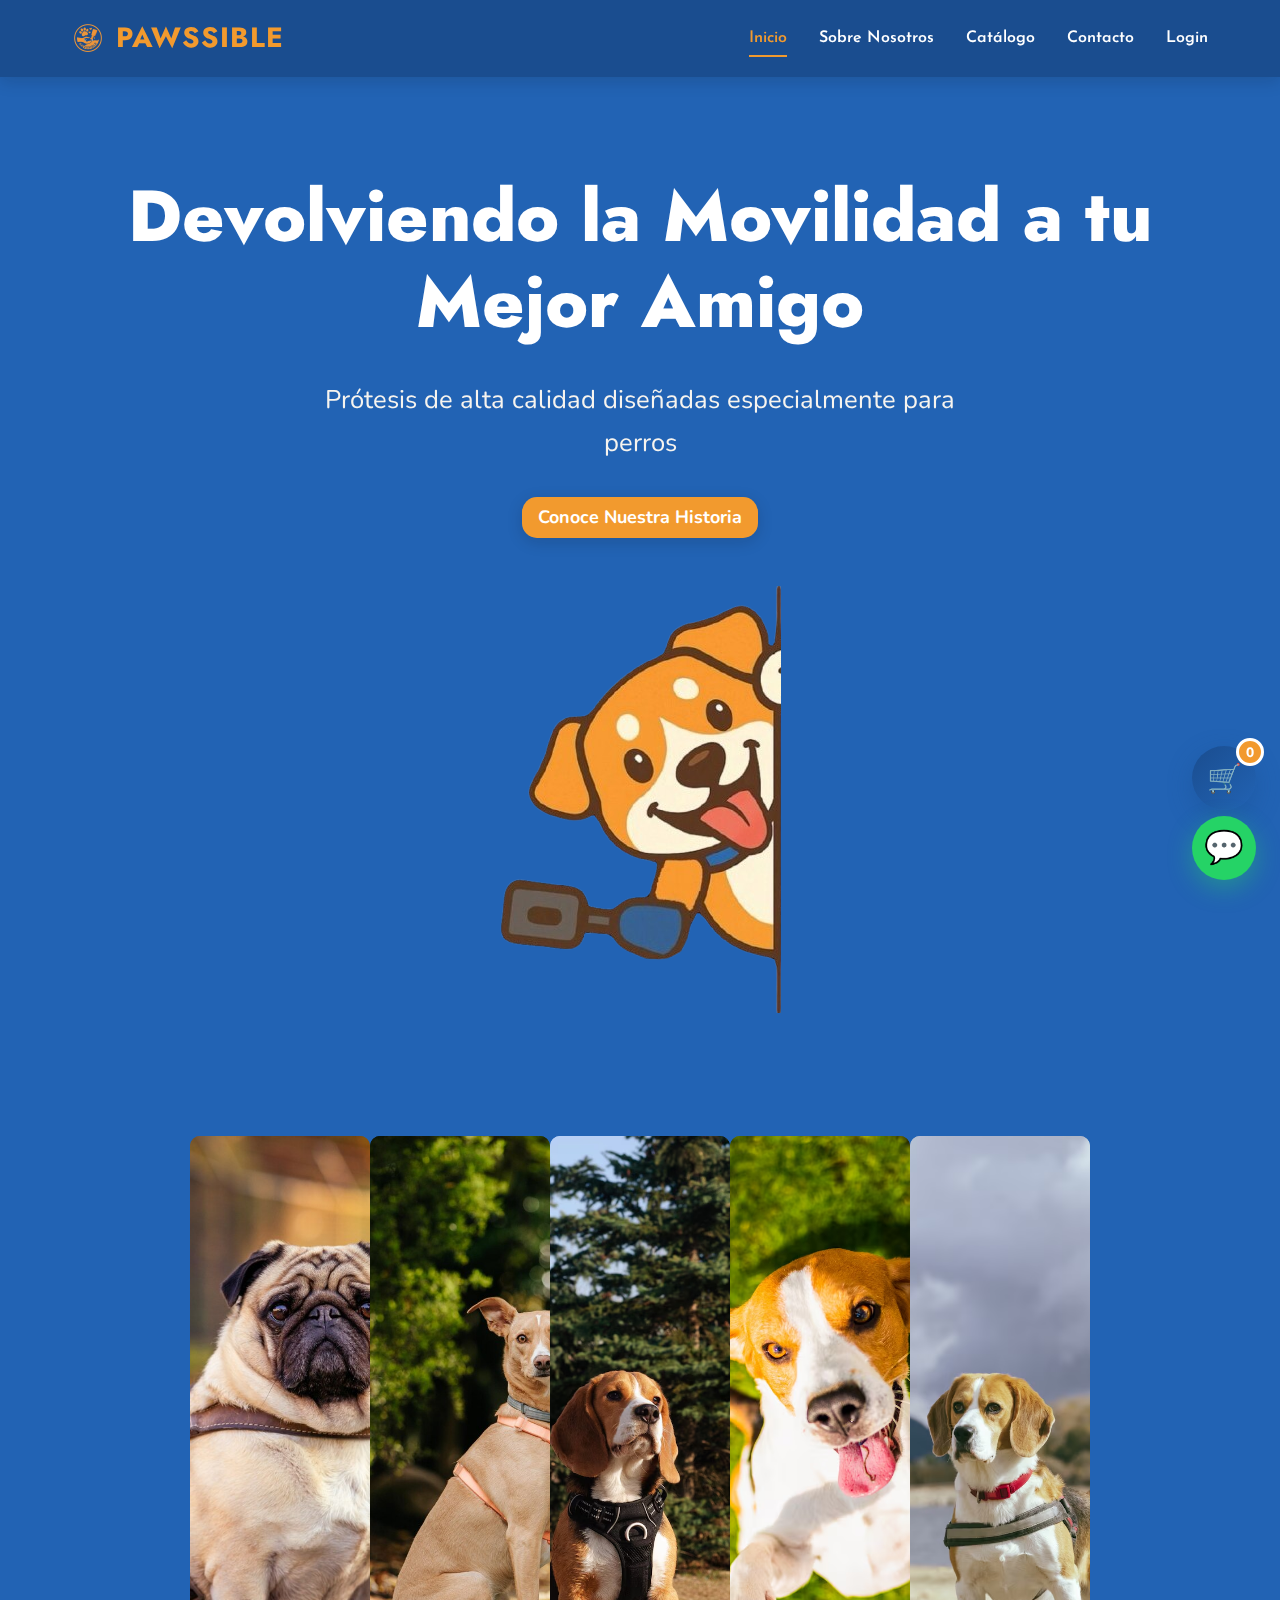
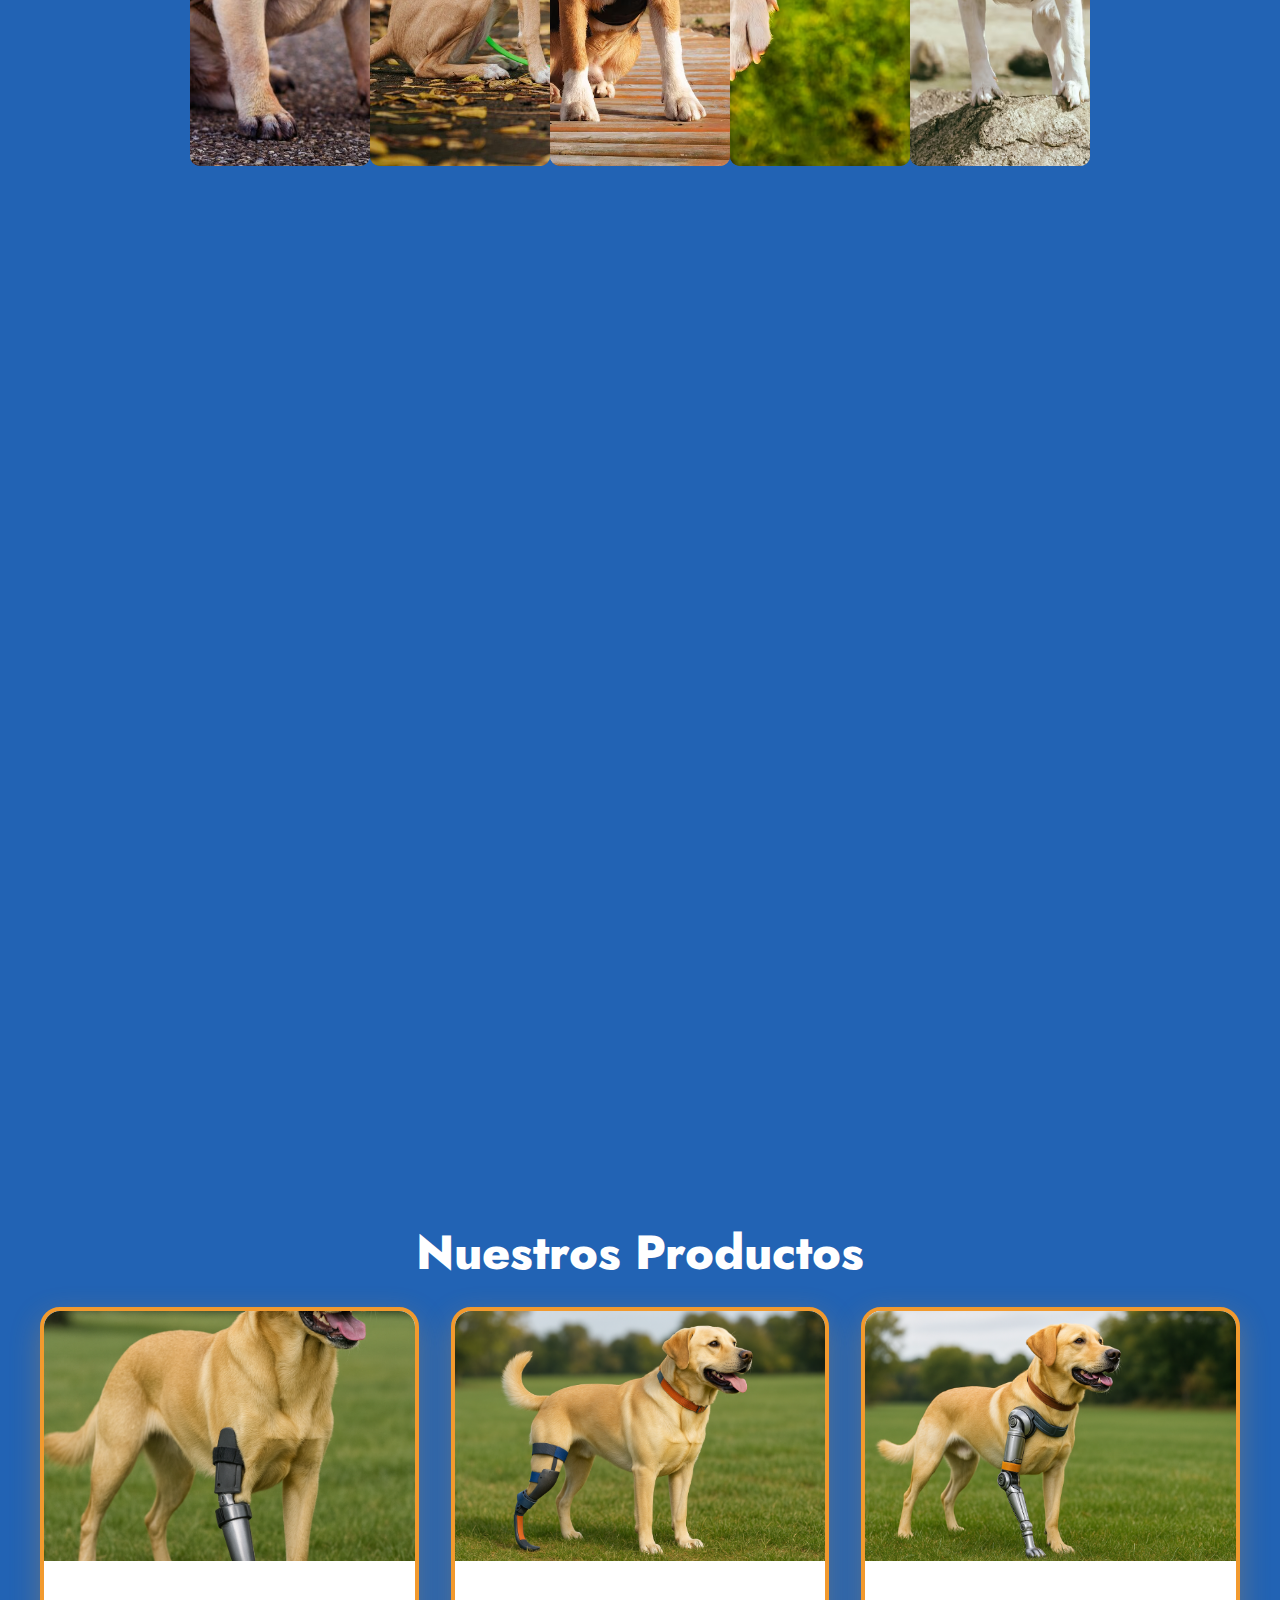
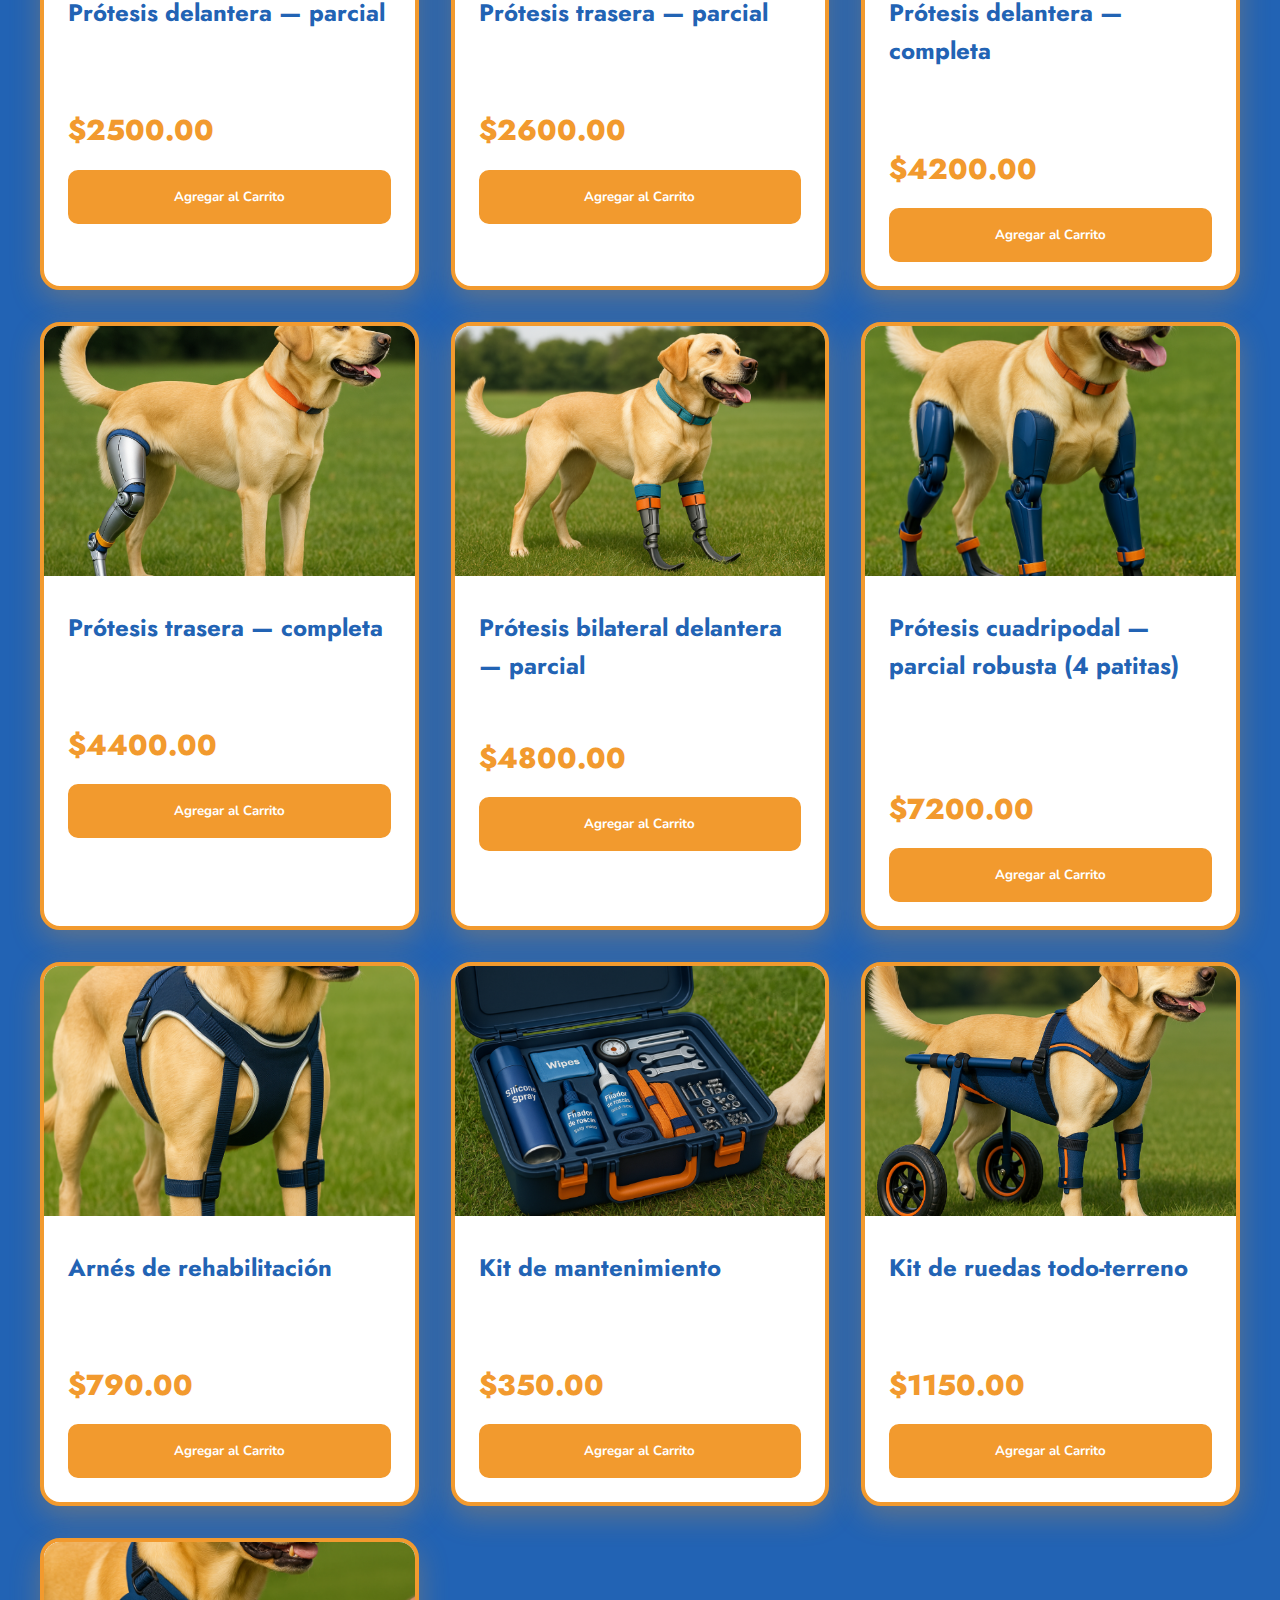
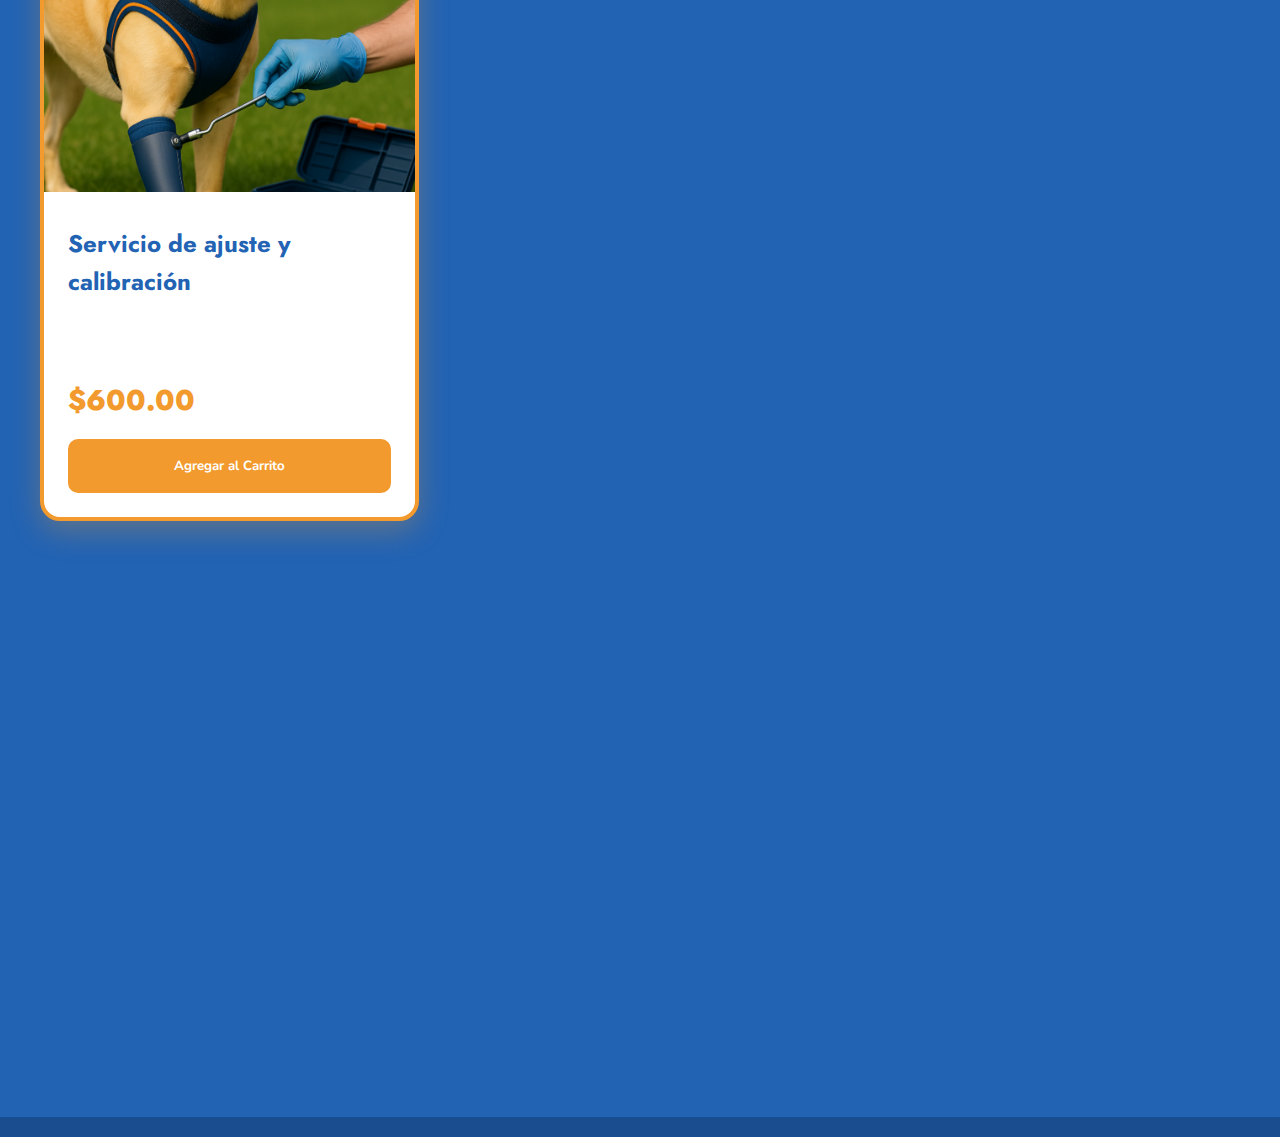
<file: index.html>
<!DOCTYPE html>
<html lang="es">
<head>
    <meta charset="UTF-8">
    <meta name="viewport" content="width=device-width, initial-scale=1.0">
    <title>Pawssible - Prótesis para Perros</title>
    
     <!-- Fuentes actualizadas con Nunito -->
<link rel="preconnect" href="https://fonts.googleapis.com">
<link rel="preconnect" href="https://fonts.gstatic.com" crossorigin>
<link href="https://fonts.googleapis.com/css2?family=Nunito:wght@300;400;600;700;800&family=Jost:wght@500;600;700;800&family=Josefin+Sans:wght@400;600;700&display=swap" rel="stylesheet">

    
    <!-- CSS -->
    <link rel="stylesheet" href="assets/css/stylesLanding.css">
</head>
<body>
    <!-- El navbar se insertará aquí automáticamente -->
    <!-- Hero Section -->
    <section class="herolanding">
        <div class="hero-container">
            <div class="hero-text">
                <h1 class="hero-title" data-aos="fade-up" data-aos-duration="1000">
                    Devolviendo la Movilidad a tu Mejor Amigo
                </h1>
                <p class="hero-description" data-aos="fade-up" data-aos-duration="1200" data-aos-delay="300">
                    Prótesis de alta calidad diseñadas especialmente para perros
                </p>
                <a href="sobre-nosotros.html" class="btn-primary" data-aos="zoom-in" data-aos-duration="800" data-aos-delay="600">
                    Conoce Nuestra Historia
                </a>
            </div>

                <img src="assets/images/Jordi sin fondo 1.png" alt="Jordi" class="imagen-jordi">

                
            <div class="container">
        <div class="wrapper">
            <div class="slide">
                <div class="gallery-container">
                    <div class="gallery-wrap">
                        <div class="item">
                            <span class="overlay-text">Él es Pepe y perdió una patita</span>
                        </div>
                        <div class="item"> 
                            <span class="overlay-text">Ella es Luisa y no tiene una oreja</span>
                        </div>
                        <div class="item"> 
                            <span class="overlay-text">Él es Pancho y no tiene una patita trasera</span> 
                        </div>
                        <div class="item"> 
                            <span class="overlay-text">Él es Corky y le faltan sus dos patitas traseras</span> 
                        </div>
                        <div class="item"> 
                            <span class="overlay-text">Ella es Lucy y no tiene colita</span> 
                        </div>
                    </div>
                </div>
            </div>
        </div>
    </div>


    </section>
     
    <!-- Features Section -->
    <section class="features">
        <h2 class="section-title" data-aos="zoom-in" data-aos-duration="900" data-aos-delay="200">
            ¿Por Qué Elegirnos?
        </h2>
        <div class="features-grid">
            <div class="feature-card" data-aos="fade-up" data-aos-duration="1000" data-aos-delay="100">
                <div class="feature-icon">🏆</div>
                <h3>Calidad Premium</h3>
                <p>Materiales de grado médico certificados para máxima durabilidad y comodidad</p>
            </div>
            <div class="feature-card" data-aos="fade-up" data-aos-duration="1000" data-aos-delay="200">
                <div class="feature-icon">🎯</div>
                <h3>Diseño Personalizado</h3>
                <p>Cada prótesis se adapta perfectamente a las necesidades específicas de tu mascota</p>
            </div>
            <div class="feature-card" data-aos="fade-up" data-aos-duration="1000" data-aos-delay="300">
                <div class="feature-icon">💙</div>
                <h3>Atención Veterinaria</h3>
                <p>Equipo de veterinarios especializados disponibles para consultas</p>
            </div>
            <div class="feature-card" data-aos="fade-up" data-aos-duration="1000" data-aos-delay="400">
                <div class="feature-icon">🚚</div>
                <h3>Envío Rápido</h3>
                <p>Entrega express en 24-48 horas a todo el país</p>
            </div>
            <div class="feature-card" data-aos="fade-up" data-aos-duration="1000" data-aos-delay="500">
                <div class="feature-icon">🔧</div>
                <h3>Mantenimiento</h3>
                <p>Servicio de ajuste y mantenimiento gratuito durante el primer año</p>
            </div>
            <div class="feature-card" data-aos="fade-up" data-aos-duration="1000" data-aos-delay="600">
                <div class="feature-icon">💰</div>
                <h3>Garantía Total</h3>
                <p>Garantía de satisfacción de 90 días o te devolvemos tu dinero</p>
            </div>
        </div>
    </section>

    <!-- Products Section -->
    <section class="products" id="productos">
        <h2 class="section-title">Nuestros Productos</h2>
        <div id="product-list" class="products-grid"></div>
    </section>

    <!-- Testimonials Section -->
    <section class="testimonials">
        <h2 class="section-title" data-aos="zoom-in" data-aos-duration="900" data-aos-delay="200">
            Lo Que Dicen Nuestros Clientes
        </h2>
        <div class="testimonials-grid">
            <div class="testimonial-card" data-aos="fade-up" data-aos-duration="1000" data-aos-delay="100">
                <p class="testimonial-text">"Gracias a Pawssibles, mi perro Max volvió a correr como antes. La calidad es excepcional y el servicio al cliente es increíble."</p>
                <p class="testimonial-author">- María González</p>
                <div class="rating">⭐⭐⭐⭐⭐</div>
            </div>
            <div class="testimonial-card" data-aos="fade-up" data-aos-duration="1000" data-aos-delay="200">
                <p class="testimonial-text">"La prótesis se adaptó perfectamente a mi Golden Retriever. El equipo fue muy profesional durante todo el proceso."</p>
                <p class="testimonial-author">- Carlos Ramírez</p>
                <div class="rating">⭐⭐⭐⭐⭐</div>
            </div>
            <div class="testimonial-card" data-aos="fade-up" data-aos-duration="1000" data-aos-delay="300">
                <p class="testimonial-text">"No puedo creer la diferencia que ha hecho en la vida de Luna. Ahora puede jugar con otros perros sin problemas."</p>
                <p class="testimonial-author">- Ana Martínez</p>
                <div class="rating">⭐⭐⭐⭐⭐</div>
            </div>
        </div>
    </section>

    <!-- Modal del Carrito -->
    <div class="modal-carrito" id="modalCarrito">
        <div class="modal-carrito-content">
            <div class="modal-carrito-header">
                <h2 class="modal-carrito-title">🛒 Tu Carrito</h2>
                <button class="btn-close-carrito" id="btnCerrarCarrito">&times;</button>
            </div>
            
            <div class="carrito-items" id="carritoItems">
                <!-- Los items se cargan dinámicamente -->
            </div>
            
            <div class="carrito-footer">
                <div class="carrito-total">
                    <span class="carrito-total-label">Total:</span>
                    <span class="carrito-total-amount" id="totalCarrito">$0.00</span>
                </div>
                <div class="carrito-actions">
                    <button class="btn-vaciar-carrito" onclick="vaciarCarritoIndex()">
                        🗑️ Vaciar Carrito
                    </button>
                    <button class="btn-finalizar-compra" onclick="finalizarCompraIndex()">
                        💬 Finalizar por WhatsApp
                    </button>
                </div>
            </div>
        </div>
    </div>

    <!-- Botón flotante del carrito -->
    <button class="btn-carrito-float" id="btnCarritoFloat" title="Ver carrito">
        🛒
        <span class="carrito-badge" id="carritoBadge">0</span>
    </button>

    <!-- Botón flotante de WhatsApp -->
    <a href="https://wa.me/525512345678" target="_blank" class="btn-whatsapp-float" title="Contáctanos por WhatsApp">
        💬
    </a>

    <!-- Catálogo embebido -->
    <script type="application/json" id="catalog-embed">
    [
      {"id":1,"sku":"PAW-FR-PARCIAL-01","tipo":"protesis","miembro":"frontal","segmento":"parcial","nombre":"Prótesis delantera — parcial","descripcion":"Socket ligero con soporte rígido y correas dobles.","precio":2500,"stock":10,"imagenes":["assets/images/catalog/protesis-frontal-parcial-01.png"]},
      {"id":2,"sku":"PAW-TR-PARCIAL-01","tipo":"protesis","miembro":"trasero","segmento":"parcial","nombre":"Prótesis trasera — parcial","descripcion":"Acolchado en zonas de contacto y refuerzos de apoyo.","precio":2600,"stock":8,"imagenes":["assets/images/catalog/protesis-trasera-parcial-01.png"]},
      {"id":3,"sku":"PAW-FR-COMPLETA-01","tipo":"protesis","miembro":"frontal","segmento":"completa","nombre":"Prótesis delantera — completa","descripcion":"Con articulación simulada para marcha natural.","precio":4200,"stock":6,"imagenes":["assets/images/catalog/protesis-frontal-completa-01.png"]}
    ]
    </script>
    
    <!-- Scripts - IMPORTANTE: navbar.js debe ir primero -->
    <script src="assets/js/navbar.js"></script>
    <script src="assets/js/scriptLanding.js"></script>
    <script src="assets/js/catalog.js"></script>
</body>
</html>
</file>
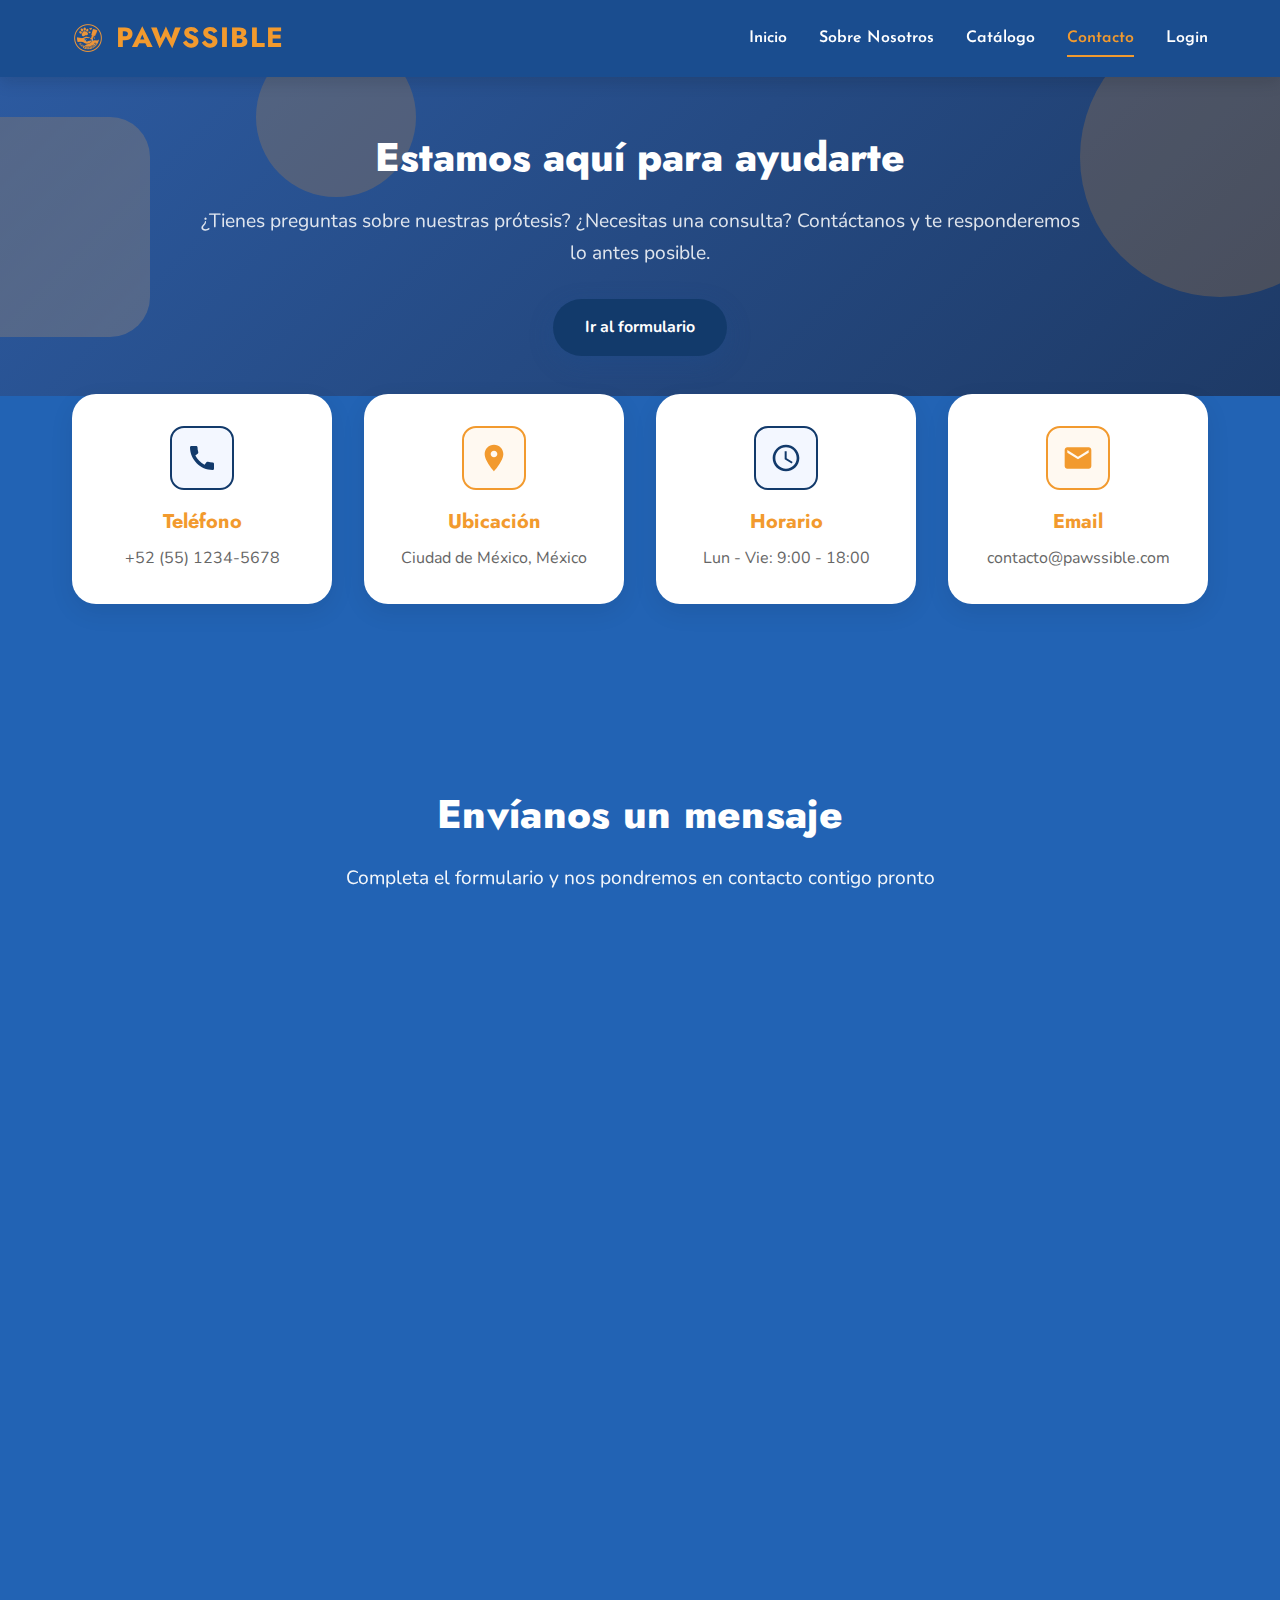
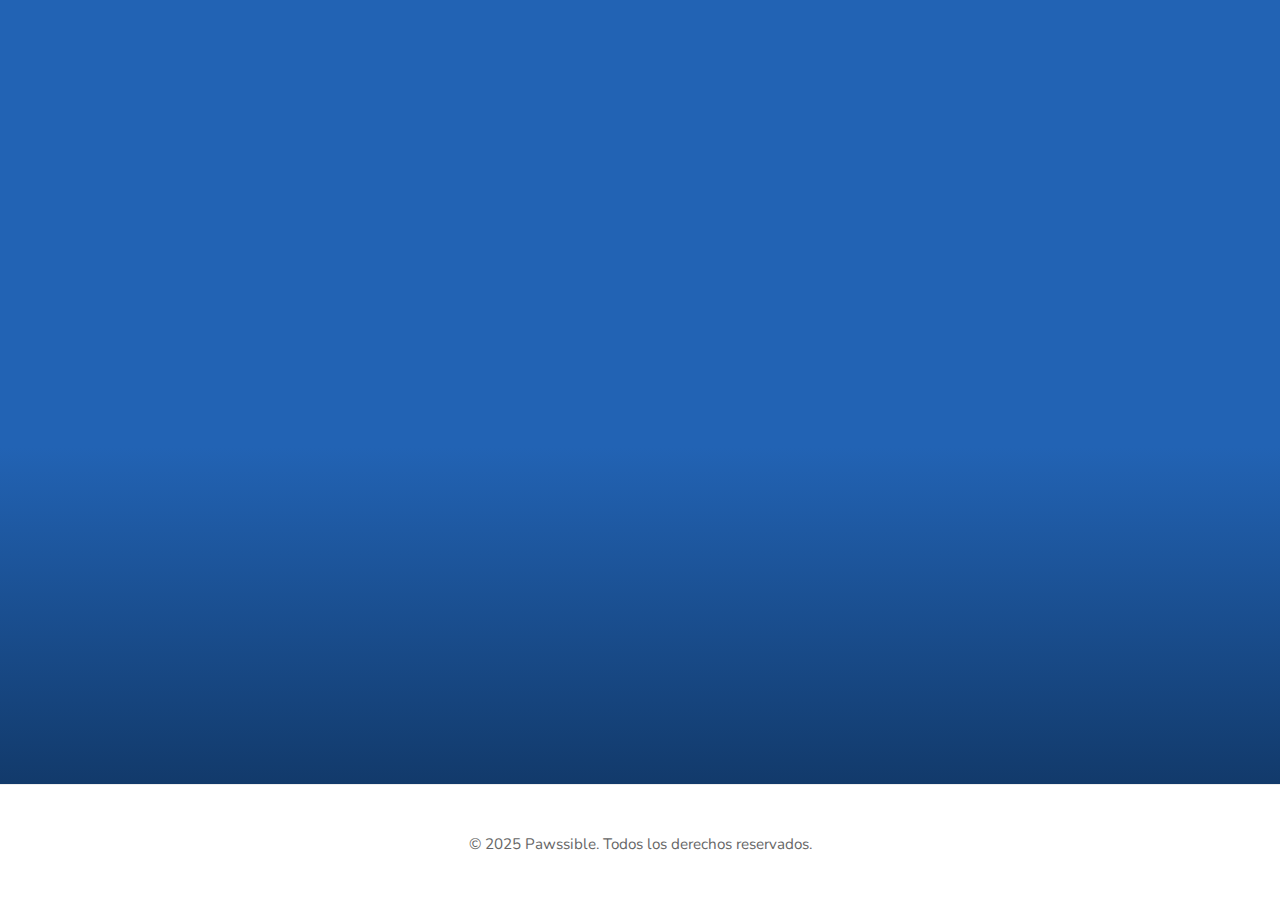
<file: contact.html>
<!DOCTYPE html>
<html lang="es">
<head>
    <meta charset="UTF-8">
    <meta name="viewport" content="width=device-width, initial-scale=1.0">
    <title>Contacto - Pawssible</title>
    
    <!-- Fuentes actualizadas con Nunito -->
<link rel="preconnect" href="https://fonts.googleapis.com">
<link rel="preconnect" href="https://fonts.gstatic.com" crossorigin>
<link href="https://fonts.googleapis.com/css2?family=Nunito:wght@300;400;600;700;800&family=Jost:wght@500;600;700;800&family=Josefin+Sans:wght@400;600;700&display=swap" rel="stylesheet">

    <!-- CSS - IMPORTANTE: navbar.css PRIMERO -->
    <link rel="stylesheet" href="assets/css/navbar.css">
    <link rel="stylesheet" href="assets/css/contact.css">
</head>
<body>
    <!-- El navbar se insertará automáticamente aquí -->

    <!-- Hero Section -->
    <section class="hero">
        <div class="hero-inner">
            <h1 class="hero-title">
                <span class="title-white">Estamos aquí para ayudarte</span>
            </h1>
            <p class="hero-subtitle">
                ¿Tienes preguntas sobre nuestras prótesis? ¿Necesitas una consulta? Contáctanos y te responderemos lo antes posible.
            </p>
            <a href="#form" class="btn-primary">Ir al formulario</a>
        </div>
        
        <!-- Figuras decorativas -->
        <div class="hero-ball"></div>
        <div class="hero-shape-1"></div>
        <div class="hero-shape-2"></div>
    </section>

    <!-- Tarjetas de información -->
    <section class="info-cards">
        <div class="container">
            <div class="cards-grid">
                <div class="card" data-reveal>
                    <div class="card-icon">
                        <svg xmlns="http://www.w3.org/2000/svg" viewBox="0 0 24 24">
                            <path d="M20.01 15.38c-1.23 0-2.42-.2-3.53-.56a.977.977 0 00-1.01.24l-1.57 1.97c-2.83-1.35-5.48-3.9-6.89-6.83l1.95-1.66c.27-.28.35-.67.24-1.02-.37-1.11-.56-2.3-.56-3.53 0-.54-.45-.99-.99-.99H4.19C3.65 3 3 3.24 3 3.99 3 13.28 10.73 21 20.01 21c.71 0 .99-.63.99-1.18v-3.45c0-.54-.45-.99-.99-.99z"/>
                        </svg>
                    </div>
                    <h3 class="card-title">Teléfono</h3>
                    <p class="card-text">+52 (55) 1234-5678</p>
                </div>

                <div class="card" data-reveal>
                    <div class="card-icon card-icon--accent">
                        <svg xmlns="http://www.w3.org/2000/svg" viewBox="0 0 24 24">
                            <path d="M12 2C8.13 2 5 5.13 5 9c0 5.25 7 13 7 13s7-7.75 7-13c0-3.87-3.13-7-7-7zm0 9.5c-1.38 0-2.5-1.12-2.5-2.5s1.12-2.5 2.5-2.5 2.5 1.12 2.5 2.5-1.12 2.5-2.5 2.5z"/>
                        </svg>
                    </div>
                    <h3 class="card-title">Ubicación</h3>
                    <p class="card-text">Ciudad de México, México</p>
                </div>

                <div class="card" data-reveal>
                    <div class="card-icon">
                        <svg xmlns="http://www.w3.org/2000/svg" viewBox="0 0 24 24">
                            <path d="M11.99 2C6.47 2 2 6.48 2 12s4.47 10 9.99 10C17.52 22 22 17.52 22 12S17.52 2 11.99 2zM12 20c-4.42 0-8-3.58-8-8s3.58-8 8-8 8 3.58 8 8-3.58 8-8 8zm.5-13H11v6l5.25 3.15.75-1.23-4.5-2.67z"/>
                        </svg>
                    </div>
                    <h3 class="card-title">Horario</h3>
                    <p class="card-text">Lun - Vie: 9:00 - 18:00</p>
                </div>

                <div class="card" data-reveal>
                    <div class="card-icon card-icon--accent">
                        <svg xmlns="http://www.w3.org/2000/svg" viewBox="0 0 24 24">
                            <path d="M20 4H4c-1.1 0-1.99.9-1.99 2L2 18c0 1.1.9 2 2 2h16c1.1 0 2-.9 2-2V6c0-1.1-.9-2-2-2zm0 4l-8 5-8-5V6l8 5 8-5v2z"/>
                        </svg>
                    </div>
                    <h3 class="card-title">Email</h3>
                    <p class="card-text">contacto@pawssible.com</p>
                </div>
            </div>
        </div>
    </section>

    <!-- Banda intermedia -->
    <section class="band band--secondary">
        <img src="assets/images/Jordi telefono sin fondo.png" alt="Jordi telefono" class="imagen-telefono">
        <div class="container">
            <div class="band-inner" data-reveal>
                <h2 class="band-title">Envíanos un mensaje</h2>
                <p class="band-subtitle">Completa el formulario y nos pondremos en contacto contigo pronto</p>
            </div>
        </div>
    </section>

    <!-- Formulario de contacto -->
    <section class="contact" id="form">
        <div class="container">
            <div class="contact-wrapper" data-reveal>
                <form class="contact-form" id="contactForm">
                    <div class="form-row">
                        <div class="form-group">
                            <label for="nombre" class="form-label">Nombre completo *</label>
                            <input type="text" id="nombre" name="nombre" class="form-input" placeholder="Tu nombre" required>
                            <span class="form-hint" id="nombreError"></span>
                        </div>
                        <div class="form-group">
                            <label for="email" class="form-label">Correo electrónico *</label>
                            <input type="email" id="email" name="email" class="form-input" placeholder="tu@email.com" required>
                            <span class="form-hint" id="emailError"></span>
                        </div>
                    </div>

                    <div class="form-row">
                        <div class="form-group">
                            <label for="telefono" class="form-label">Teléfono</label>
                            <input type="tel" id="telefono" name="telefono" class="form-input" placeholder="+52 (55) 1234-5678">
                            <span class="form-hint" id="telefonoError"></span>
                        </div>
                        <div class="form-group">
                            <label for="asunto" class="form-label">Asunto *</label>
                            <select id="asunto" name="asunto" class="form-input" required>
                                <option value="">Selecciona un asunto</option>
                                <option value="consulta">Consulta general</option>
                                <option value="cotizacion">Solicitar cotización</option>
                                <option value="seguimiento">Seguimiento de pedido</option>
                                <option value="soporte">Soporte técnico</option>
                                <option value="otro">Otro</option>
                            </select>
                            <span class="form-hint" id="asuntoError"></span>
                        </div>
                    </div>

                    <div class="form-group form-group-full">
                        <label for="mensaje" class="form-label">Mensaje *</label>
                        <textarea id="mensaje" name="mensaje" class="form-textarea" placeholder="Cuéntanos cómo podemos ayudarte..." required></textarea>
                        <span class="form-hint" id="mensajeError"></span>
                    </div>

                    <button type="submit" class="btn btn-primary btn-full">
                        <span class="btn-text">Enviar mensaje</span>
                        <span class="btn-spinner"></span>
                    </button>
                </form>
            </div>
        </div>
    </section>

    <!-- Ubicación -->
    <section class="location">
        <div class="container">
            <div class="location-card" data-reveal>
                <div class="location-icon">
                    <svg xmlns="http://www.w3.org/2000/svg" viewBox="0 0 24 24">
                        <path d="M12 2C8.13 2 5 5.13 5 9c0 5.25 7 13 7 13s7-7.75 7-13c0-3.87-3.13-7-7-7zm0 9.5c-1.38 0-2.5-1.12-2.5-2.5s1.12-2.5 2.5-2.5 2.5 1.12 2.5 2.5-1.12 2.5-2.5 2.5z"/>
                    </svg>
                </div>
                <h3 class="location-title">Ciudad de México, México</h3>
                <p class="location-text">Av. Insurgentes Sur 1234, Col. Del Valle</p>
            </div>
        </div>
    </section>

    <!-- Redes sociales -->
    <section class="band band--primary-deep">
        <div class="container">
            <div class="band-inner" data-reveal>
                <h2 class="band-title">Síguenos en redes sociales</h2>
                <p class="band-subtitle">Mantente al día con nuestras historias de éxito y novedades</p>
                <div class="social-rounds">
                    <a href="#" class="social-round" aria-label="Facebook">f</a>
                    <a href="#" class="social-round" aria-label="Instagram">📷</a>
                    <a href="#" class="social-round" aria-label="Twitter">🐦</a>
                    <a href="#" class="social-round" aria-label="LinkedIn">in</a>
                </div>
            </div>
        </div>
    </section>

    <!-- Footer -->
    <footer class="footer-mini">
        <div class="container">
            <p>© 2025 Pawssible. Todos los derechos reservados.</p>
        </div>
    </footer>

    <!-- Scripts -->
    <script src="assets/js/navbar.js"></script>
    <script src="assets/js/contact.js"></script>
    
    <!-- Script para animaciones reveal -->
    <script>
        const observerOptions = {
            threshold: 0.1,
            rootMargin: '0px 0px -50px 0px'
        };

        const observer = new IntersectionObserver((entries) => {
            entries.forEach(entry => {
                if (entry.isIntersecting) {
                    entry.target.classList.add('is-visible');
                }
            });
        }, observerOptions);

        document.querySelectorAll('[data-reveal]').forEach(el => observer.observe(el));
    </script>
</body>
</html>
</file>
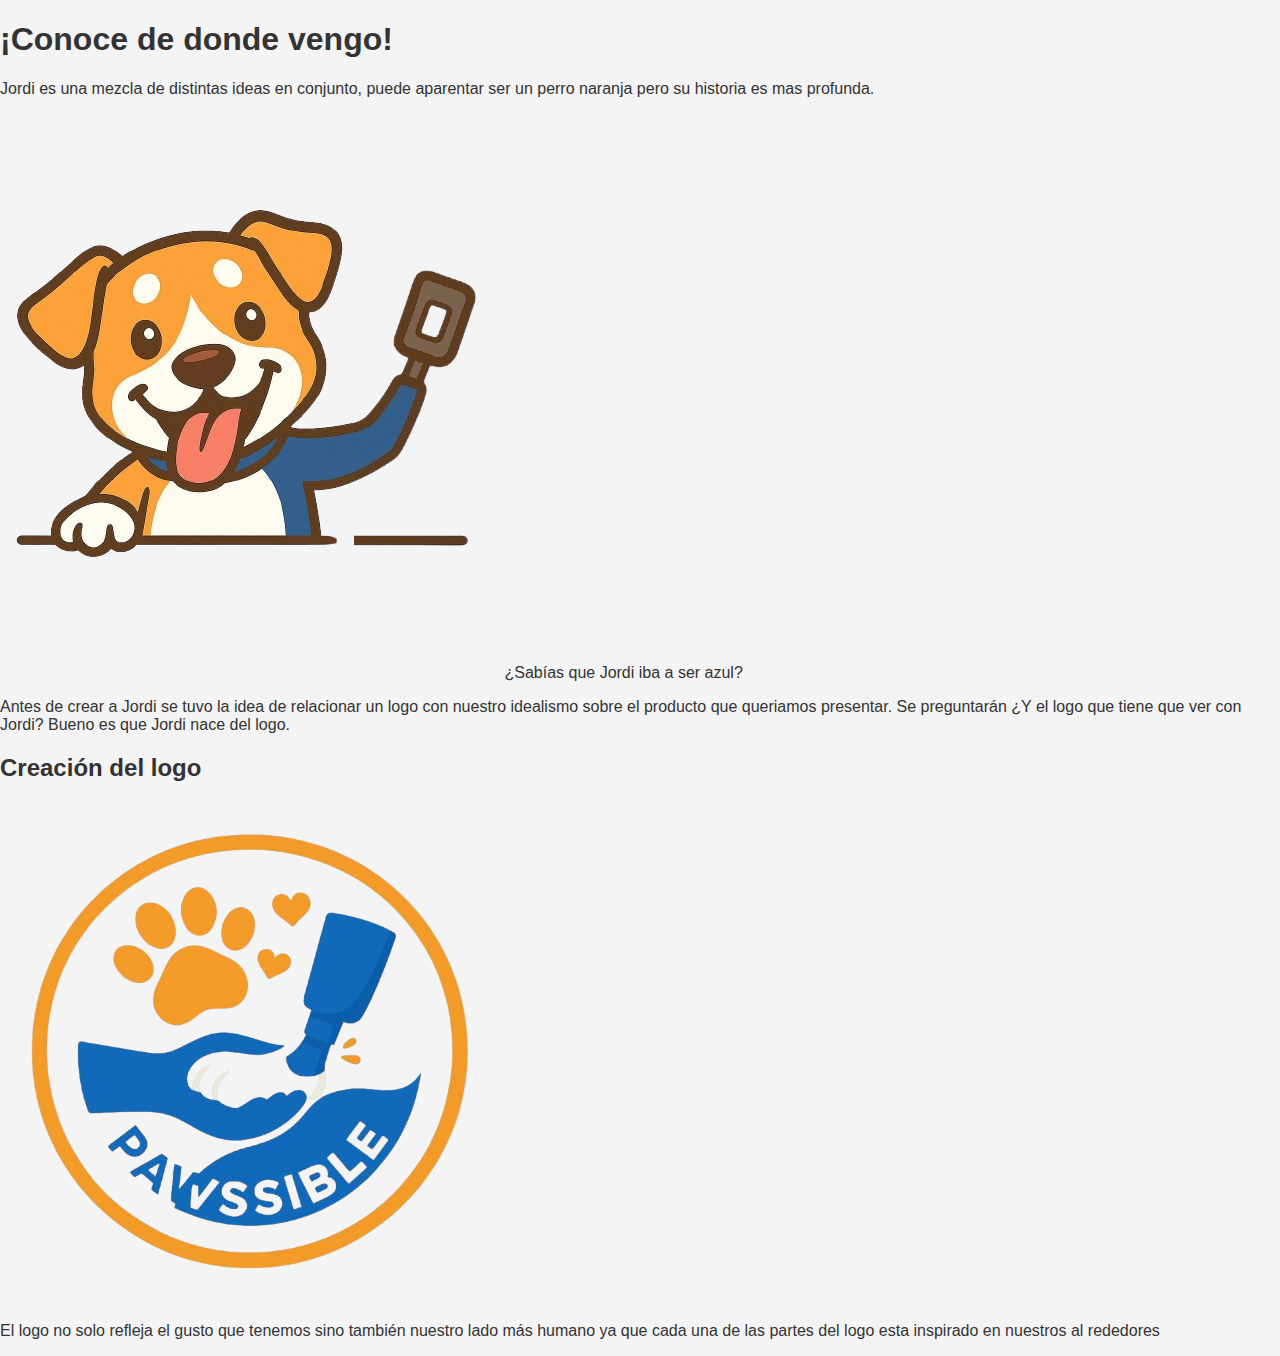
<file: Creacionjordi.html>
<!DOCTYPE html>
<html lang="en">
<head>
    <meta charset="UTF-8">
    <meta name="viewport" content="width=device-width, initial-scale=1.0">
    <title>Creación Jordi</title>
    <link rel="stylesheet" href="assets/css/Jordicreacion.css">
</head>
<body>
    <h1>¡Conoce de donde vengo!</h1>
    <p class="section-description">Jordi es una mezcla de distintas ideas en conjunto, puede aparentar ser un perro naranja pero su historia es mas profunda.</p>
    <div>
        <img src="assets/images/jordi brazo azul sin fondo.png" alt="Jordi azul" class="Jordi-azul">
        <span class="overlay-text">¿Sabías que Jordi iba a ser azul?</span>
    </div>
    <p class="texto1">Antes de crear a Jordi se tuvo la idea de relacionar un logo con nuestro idealismo sobre el producto que queriamos presentar. Se preguntarán 
        ¿Y el logo que tiene que ver con Jordi? Bueno es que Jordi nace del logo.</p>
        <h2>Creación del logo</h2>
        <img src="assets/images/PAWWSIBLE-removebg-preview.png" alt="logo" class="logo-naranja">
        <p>El logo no solo refleja el gusto que tenemos sino también nuestro lado más humano ya que cada una de las partes del logo esta inspirado en nuestros al rededores</p>
        
    
</body>
</html>
</file>
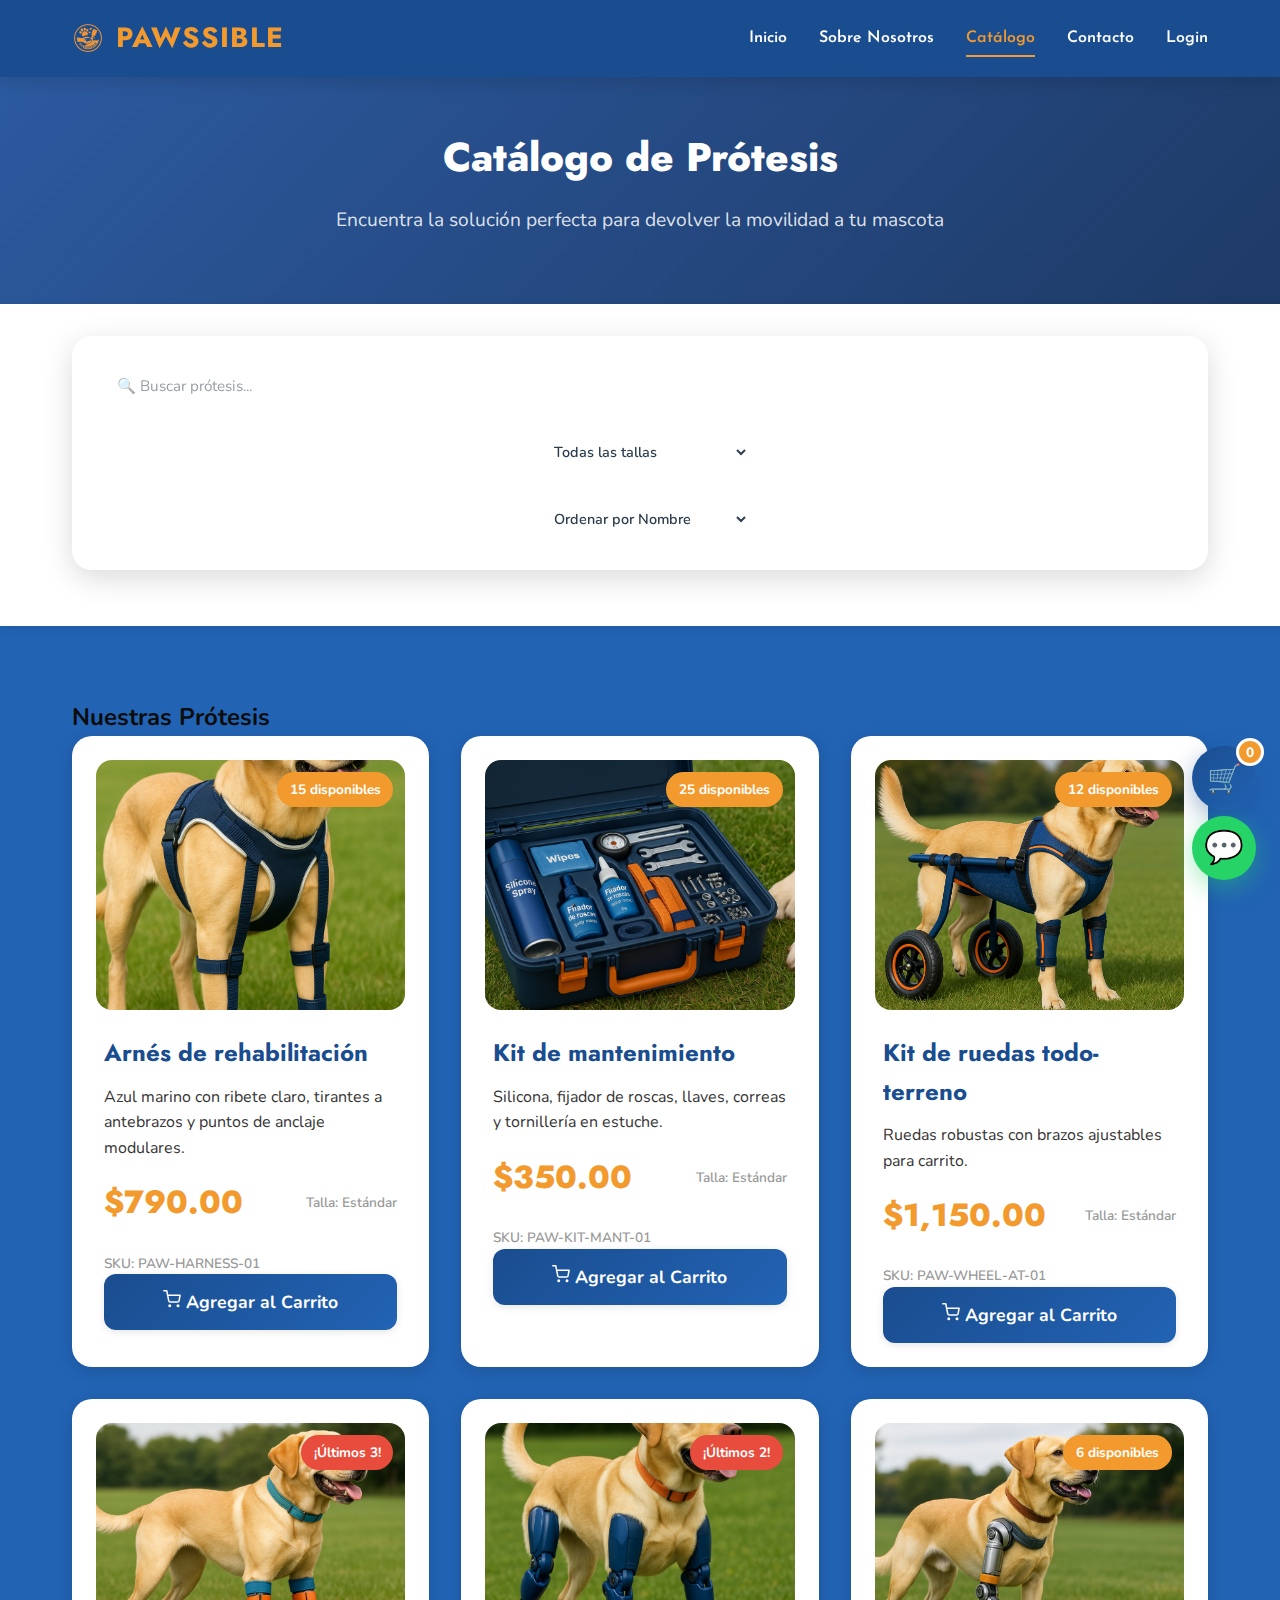
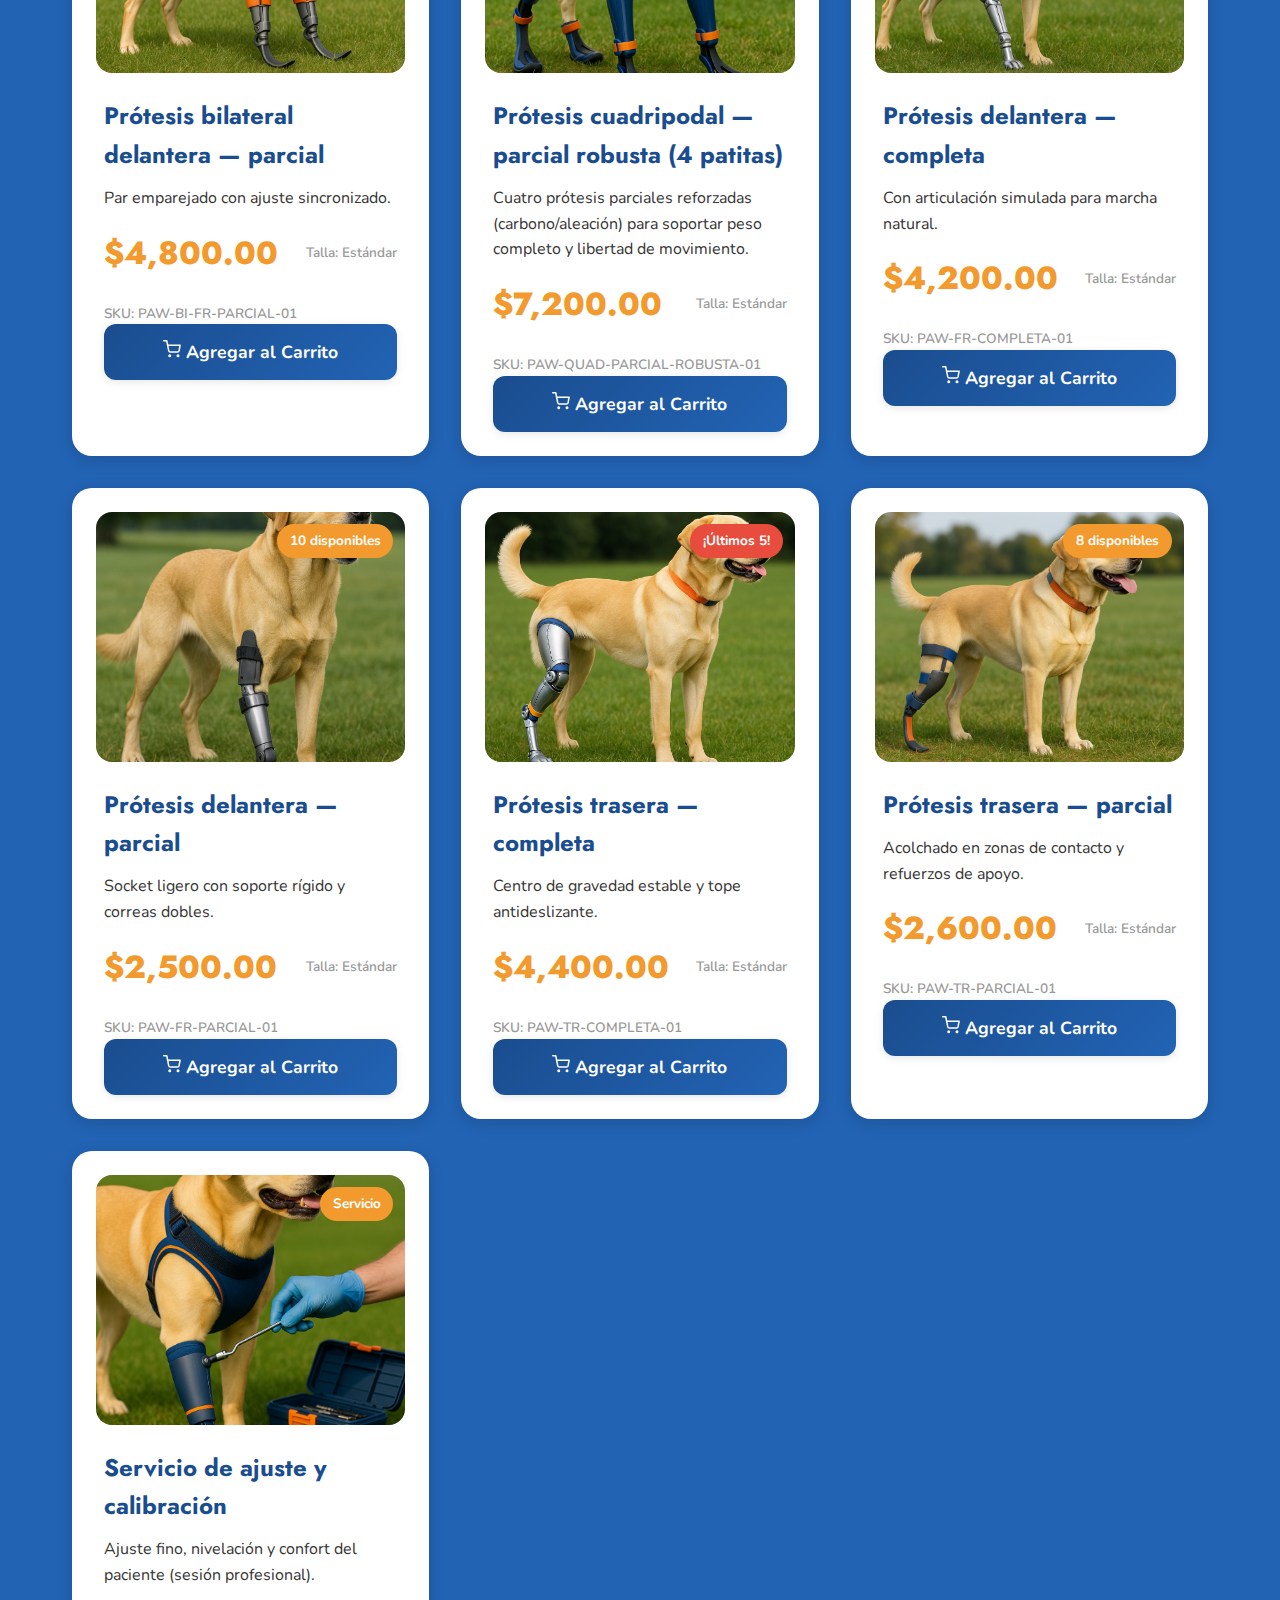
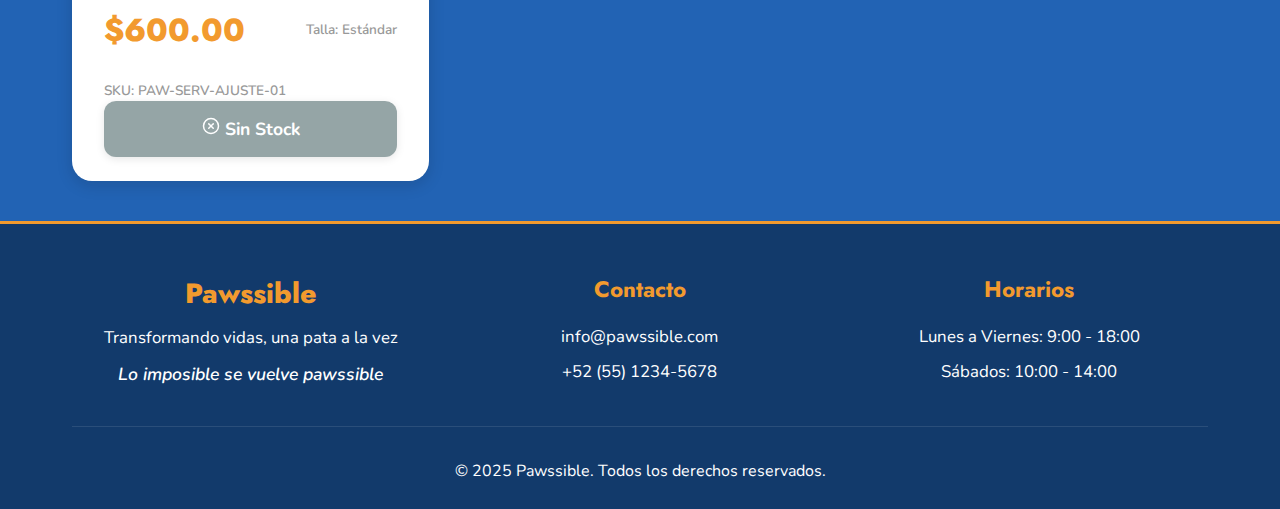
<file: nuestras-protesis.html>
<!DOCTYPE html>
<html lang="es">
<head>
    <meta charset="UTF-8">
    <meta name="viewport" content="width=device-width, initial-scale=1.0">
    <title>Catálogo - Pawssible</title>
    
    <!-- Fuentes -->
<link rel="preconnect" href="https://fonts.googleapis.com">
<link rel="preconnect" href="https://fonts.gstatic.com" crossorigin>
<link href="https://fonts.googleapis.com/css2?family=Nunito:wght@300;400;600;700;800&family=Jost:wght@500;600;700;800&family=Josefin+Sans:wght@400;600;700&display=swap" rel="stylesheet">

    <!-- CSS - IMPORTANTE: navbar.css PRIMERO -->
    <link rel="stylesheet" href="assets/css/navbar.css">
    <link rel="stylesheet" href="assets/css/protesis.css">

  <!-- PG Catalog v3 CSS -->
  <link rel="stylesheet" href="assets/css/pg-catalog.css">
</head>
<body>
    <!-- El navbar se insertará automáticamente aquí por navbar.js -->

    <!-- Hero Section -->
    <section class="hero">
        <div class="container">
            <h1 class="hero-title">Catálogo de Prótesis</h1>
            <p class="hero-subtitle">Encuentra la solución perfecta para devolver la movilidad a tu mascota</p>
        </div>
    </section>

    <!-- Sección de Filtros y Búsqueda -->
    <section class="filters-section">
        <div class="container">
            <div class="filters-container">
                <!-- Búsqueda -->
                <div class="search-box">
                    <input type="text" id="searchBox" placeholder="🔍 Buscar prótesis..." class="search-input">
                </div>
                
                <!-- Filtros -->
                <div class="filters-group">
                    <select id="filterSize" class="filter-select">
                        <option value="all">Todas las tallas</option>
                        <option value="small">Pequeña</option>
                        <option value="medium">Mediana</option>
                        <option value="large">Grande</option>
                        <option value="xlarge">Extra Grande</option>
                    </select>
                    
                    <select id="sortBy" class="filter-select">
                        <option value="name">Ordenar por Nombre</option>
                        <option value="price-asc">Precio: Menor a Mayor</option>
                        <option value="price-desc">Precio: Mayor a Menor</option>
                        <option value="stock">Mayor Stock</option>
                    </select>
                </div>
            </div>
            
            <p class="products-count" id="productsCount">Cargando productos...</p>
        </div>
    </section>

    <!-- Main Content - Catálogo -->
    <main class="main-content">
        <div class="container">
            <!-- Grid antiguo oculto - ahora se usa solo PG Catalog -->
            <div class="protesis-grid" id="protesisGrid" style="display: none;">
                <!-- Los productos se cargan dinámicamente desde protesis.json -->
            </div>
        </div>
    
  <!-- PG Catalog v3 container (safe to move) -->
  <section class="container" id="catalog-root" style="margin-top: 2rem;">
    <h2 class="section-title">Nuestras Prótesis</h2>
    <div id="pg-catalog-grid" class="protesis-grid"></div>
  </section>

  <!-- Catálogo inicial con los 10 productos -->
  <script id="pg-default-catalog" type="application/json">[
    {
      "id": "paw-001",
      "name": "Prótesis delantera — parcial",
      "sku": "PAW-FR-PARCIAL-01",
      "category": "protesis",
      "price": 2500.00,
      "stock": 10,
      "image": "assets/images/catalog/protesis-frontal-parcial-01.png",
      "description": "Socket ligero con soporte rígido y correas dobles.",
      "createdAt": "2025-10-16T00:00:00.000Z"
    },
    {
      "id": "paw-002",
      "name": "Prótesis trasera — parcial",
      "sku": "PAW-TR-PARCIAL-01",
      "category": "protesis",
      "price": 2600.00,
      "stock": 8,
      "image": "assets/images/catalog/protesis-trasera-parcial-01.png",
      "description": "Acolchado en zonas de contacto y refuerzos de apoyo.",
      "createdAt": "2025-10-16T00:00:00.000Z"
    },
    {
      "id": "paw-003",
      "name": "Prótesis delantera — completa",
      "sku": "PAW-FR-COMPLETA-01",
      "category": "protesis",
      "price": 4200.00,
      "stock": 6,
      "image": "assets/images/catalog/protesis-frontal-completa-01.png",
      "description": "Con articulación simulada para marcha natural.",
      "createdAt": "2025-10-16T00:00:00.000Z"
    },
    {
      "id": "paw-004",
      "name": "Prótesis trasera — completa",
      "sku": "PAW-TR-COMPLETA-01",
      "category": "protesis",
      "price": 4400.00,
      "stock": 5,
      "image": "assets/images/catalog/protesis-trasera-completa-01.png",
      "description": "Centro de gravedad estable y tope antideslizante.",
      "createdAt": "2025-10-16T00:00:00.000Z"
    },
    {
      "id": "paw-005",
      "name": "Prótesis bilateral delantera — parcial",
      "sku": "PAW-BI-FR-PARCIAL-01",
      "category": "protesis",
      "price": 4800.00,
      "stock": 3,
      "image": "assets/images/catalog/protesis-bilateral-frontal-parcial-01.png",
      "description": "Par emparejado con ajuste sincronizado.",
      "createdAt": "2025-10-16T00:00:00.000Z"
    },
    {
      "id": "paw-006",
      "name": "Prótesis cuadripodal — parcial robusta (4 patitas)",
      "sku": "PAW-QUAD-PARCIAL-ROBUSTA-01",
      "category": "protesis",
      "price": 7200.00,
      "stock": 2,
      "image": "assets/images/catalog/protesis-cuatripodal-robusta-01.png",
      "description": "Cuatro prótesis parciales reforzadas (carbono/aleación) para soportar peso completo y libertad de movimiento.",
      "createdAt": "2025-10-16T00:00:00.000Z"
    },
    {
      "id": "paw-007",
      "name": "Arnés de rehabilitación",
      "sku": "PAW-HARNESS-01",
      "category": "accesorio",
      "price": 790.00,
      "stock": 15,
      "image": "assets/images/catalog/accesorio-arnes-01.png",
      "description": "Azul marino con ribete claro, tirantes a antebrazos y puntos de anclaje modulares.",
      "createdAt": "2025-10-16T00:00:00.000Z"
    },
    {
      "id": "paw-008",
      "name": "Kit de mantenimiento",
      "sku": "PAW-KIT-MANT-01",
      "category": "accesorio",
      "price": 350.00,
      "stock": 25,
      "image": "assets/images/catalog/accesorio-kit-mantenimiento-01.png",
      "description": "Silicona, fijador de roscas, llaves, correas y tornillería en estuche.",
      "createdAt": "2025-10-16T00:00:00.000Z"
    },
    {
      "id": "paw-009",
      "name": "Kit de ruedas todo-terreno",
      "sku": "PAW-WHEEL-AT-01",
      "category": "accesorio",
      "price": 1150.00,
      "stock": 12,
      "image": "assets/images/catalog/accesorio-rueda-tt-01.png",
      "description": "Ruedas robustas con brazos ajustables para carrito.",
      "createdAt": "2025-10-16T00:00:00.000Z"
    },
    {
      "id": "paw-010",
      "name": "Servicio de ajuste y calibración",
      "sku": "PAW-SERV-AJUSTE-01",
      "category": "servicio",
      "price": 600.00,
      "stock": null,
      "image": "assets/images/catalog/servicio-ajuste-01.png",
      "description": "Ajuste fino, nivelación y confort del paciente (sesión profesional).",
      "createdAt": "2025-10-16T00:00:00.000Z"
    }
  ]</script>

</main>

    <!-- Modal del Carrito -->
    <div class="modal-carrito" id="modalCarrito">
        <div class="modal-carrito-content">
            <div class="modal-carrito-header">
                <h2 class="modal-carrito-title">🛒 Tu Carrito</h2>
                <button class="btn-close-carrito" id="btnCerrarCarrito">&times;</button>
            </div>
            
            <div class="carrito-items" id="carritoItems">
                <!-- Los items se cargan dinámicamente -->
            </div>
            
            <div class="carrito-footer">
                <div class="carrito-total">
                    <span class="carrito-total-label">Total:</span>
                    <span class="carrito-total-amount" id="totalCarrito">$0.00</span>
                </div>
                <div class="carrito-actions">
                    <button class="btn-vaciar-carrito" onclick="vaciarCarrito()">
                        🗑️ Vaciar Carrito
                    </button>
                    <button class="btn-finalizar-compra" onclick="finalizarCompra()">
                        💬 Finalizar por WhatsApp
                    </button>
                </div>
            </div>
        </div>
    </div>

    <!-- Botón flotante del carrito -->
    <button class="btn-carrito-float" id="btnCarritoFloat" title="Ver carrito">
        🛒
        <span class="carrito-badge" id="carritoBadge">0</span>
    </button>

    <!-- Botón flotante de WhatsApp -->
    <a href="https://wa.me/525512345678" target="_blank" class="btn-whatsapp-float" title="Contáctanos por WhatsApp">
        💬
    </a>

    <!-- Footer -->
    <footer class="footer">
        <div class="container">
            <div class="footer-content">
                <div class="footer-section">
                    <h3 class="footer-title">Pawssible</h3>
                    <p class="footer-text">Transformando vidas, una pata a la vez</p>
                    <p class="footer-tagline">Lo imposible se vuelve pawssible</p>
                </div>
                <div class="footer-section">
                    <h4 class="footer-subtitle">Contacto</h4>
                    <p class="footer-text">info@pawssible.com</p>
                    <p class="footer-text">+52 (55) 1234-5678</p>
                </div>
                <div class="footer-section">
                    <h4 class="footer-subtitle">Horarios</h4>
                    <p class="footer-text">Lunes a Viernes: 9:00 - 18:00</p>
                    <p class="footer-text">Sábados: 10:00 - 14:00</p>
                </div>
            </div>
            <div class="footer-bottom">
                <p class="footer-copyright">© 2025 Pawssible. Todos los derechos reservados.</p>
            </div>
        </div>
    </footer>

    <!-- Scripts - IMPORTANTE: navbar.js PRIMERO -->
    <script src="assets/js/navbar.js"></script>
    <script src="assets/js/protesis.js"></script>

  <!-- PG Catalog v3 JS -->
  <script src="assets/js/pg-catalog.js"></script>
  <script>
    document.addEventListener('DOMContentLoaded', function () {
      var params = new URLSearchParams(location.search);
      if (params.get('admin') === '1') {
        var ap = document.getElementById('pg-admin-panel');
        if (ap) ap.style.display = 'block';
      }
    });
  </script>
</body>
</html>
</file>
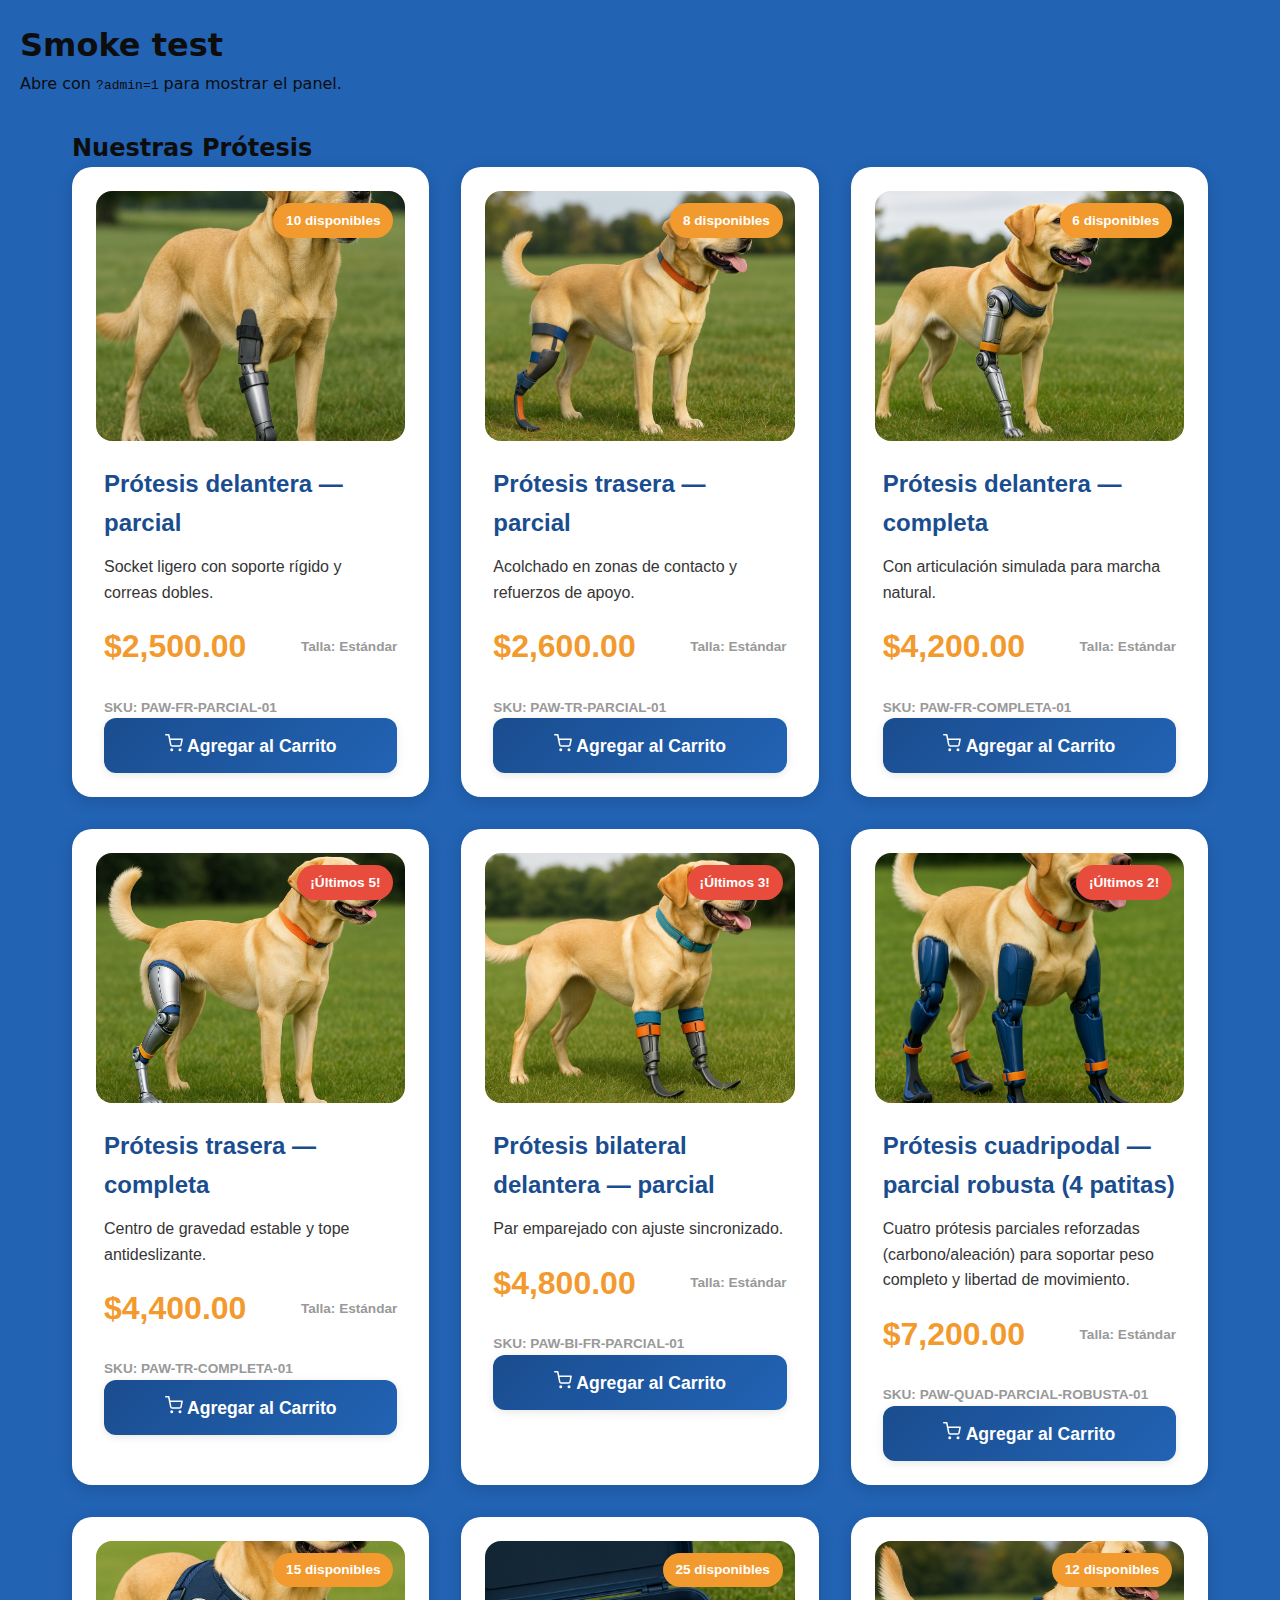
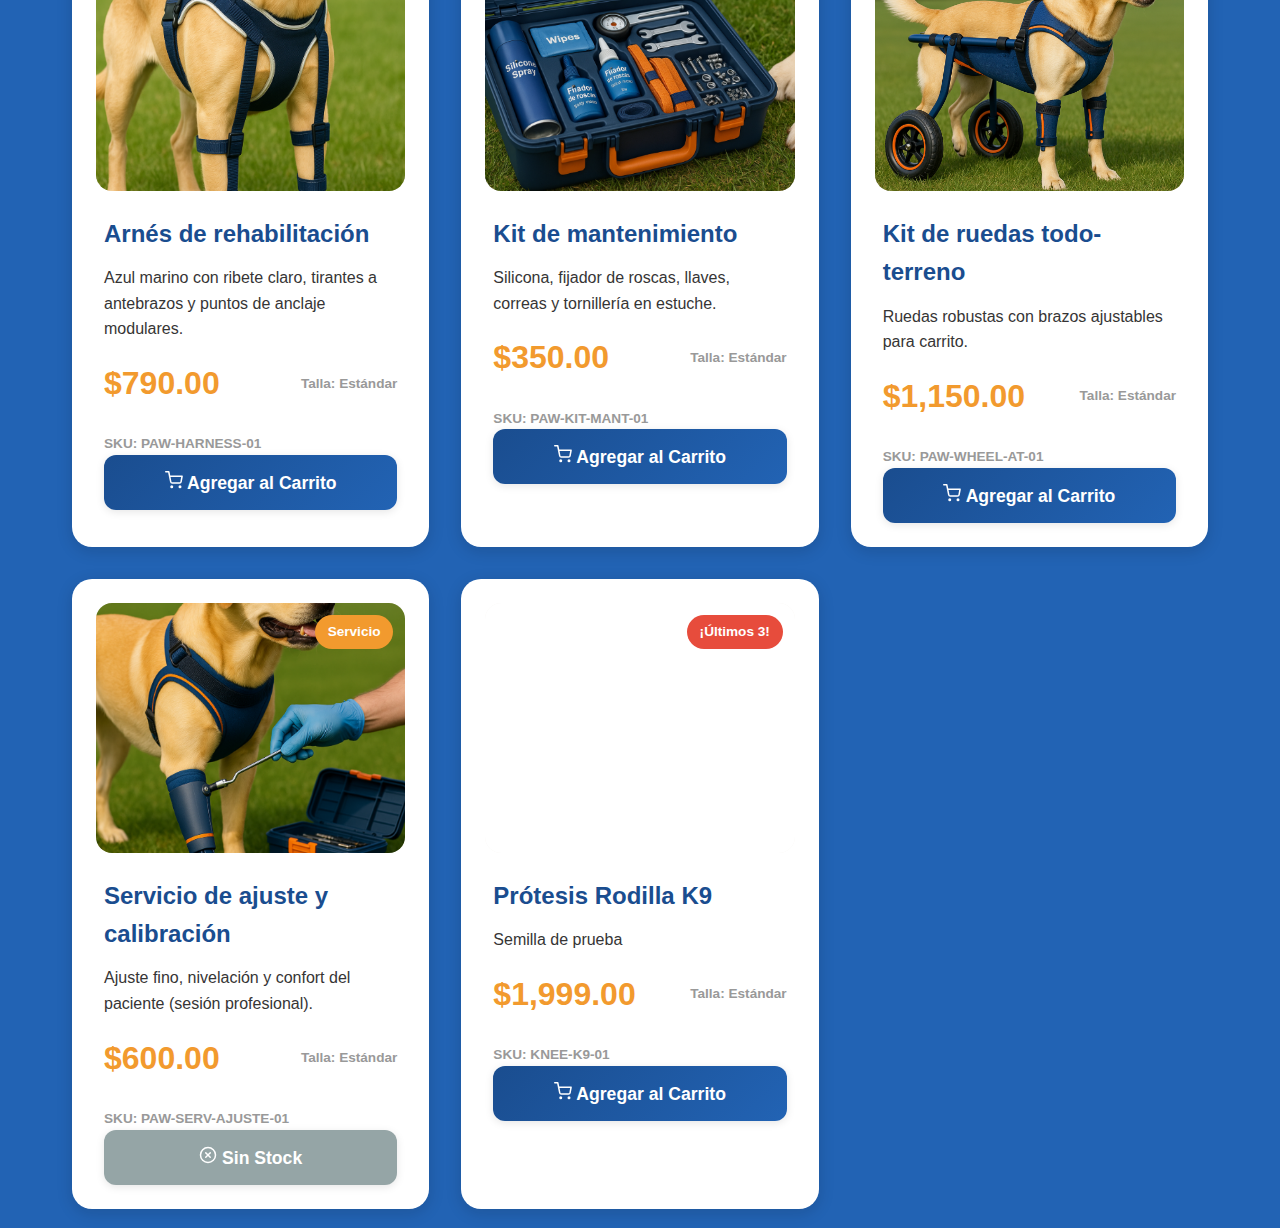
<file: pg-smoke.html>
<!doctype html><html lang="es"><head>
<meta charset="utf-8"><meta name="viewport" content="width=device-width,initial-scale=1">
<title>Smoke PG Catalog</title>
<link rel="stylesheet" href="assets/css/protesis.css">
<link rel="stylesheet" href="assets/css/pg-catalog.css">
<style>body{font-family:system-ui,Segoe UI,Roboto,Arial,sans-serif;margin:20px}</style>
</head><body>
<h1>Smoke test</h1>
<p>Abre con <code>?admin=1</code> para mostrar el panel.</p>
<section class="container" id="catalog-root" style="margin-top: 2rem;">
  <h2 class="section-title">Nuestras Prótesis</h2>
  <div id="pg-catalog-grid" class="protesis-grid"></div>
</section>
<script id="pg-default-catalog" type="application/json">[
  {"id":"seed-001","sku":"KNEE-K9-01","name":"Prótesis Rodilla K9","category":"rodilla","price":1999,"stock":3,"image":"assets/img/placeholder.jpg","description":"Semilla de prueba"}
]</script>
<script src="assets/js/pg-catalog.js"></script>
</body></html>
</file>
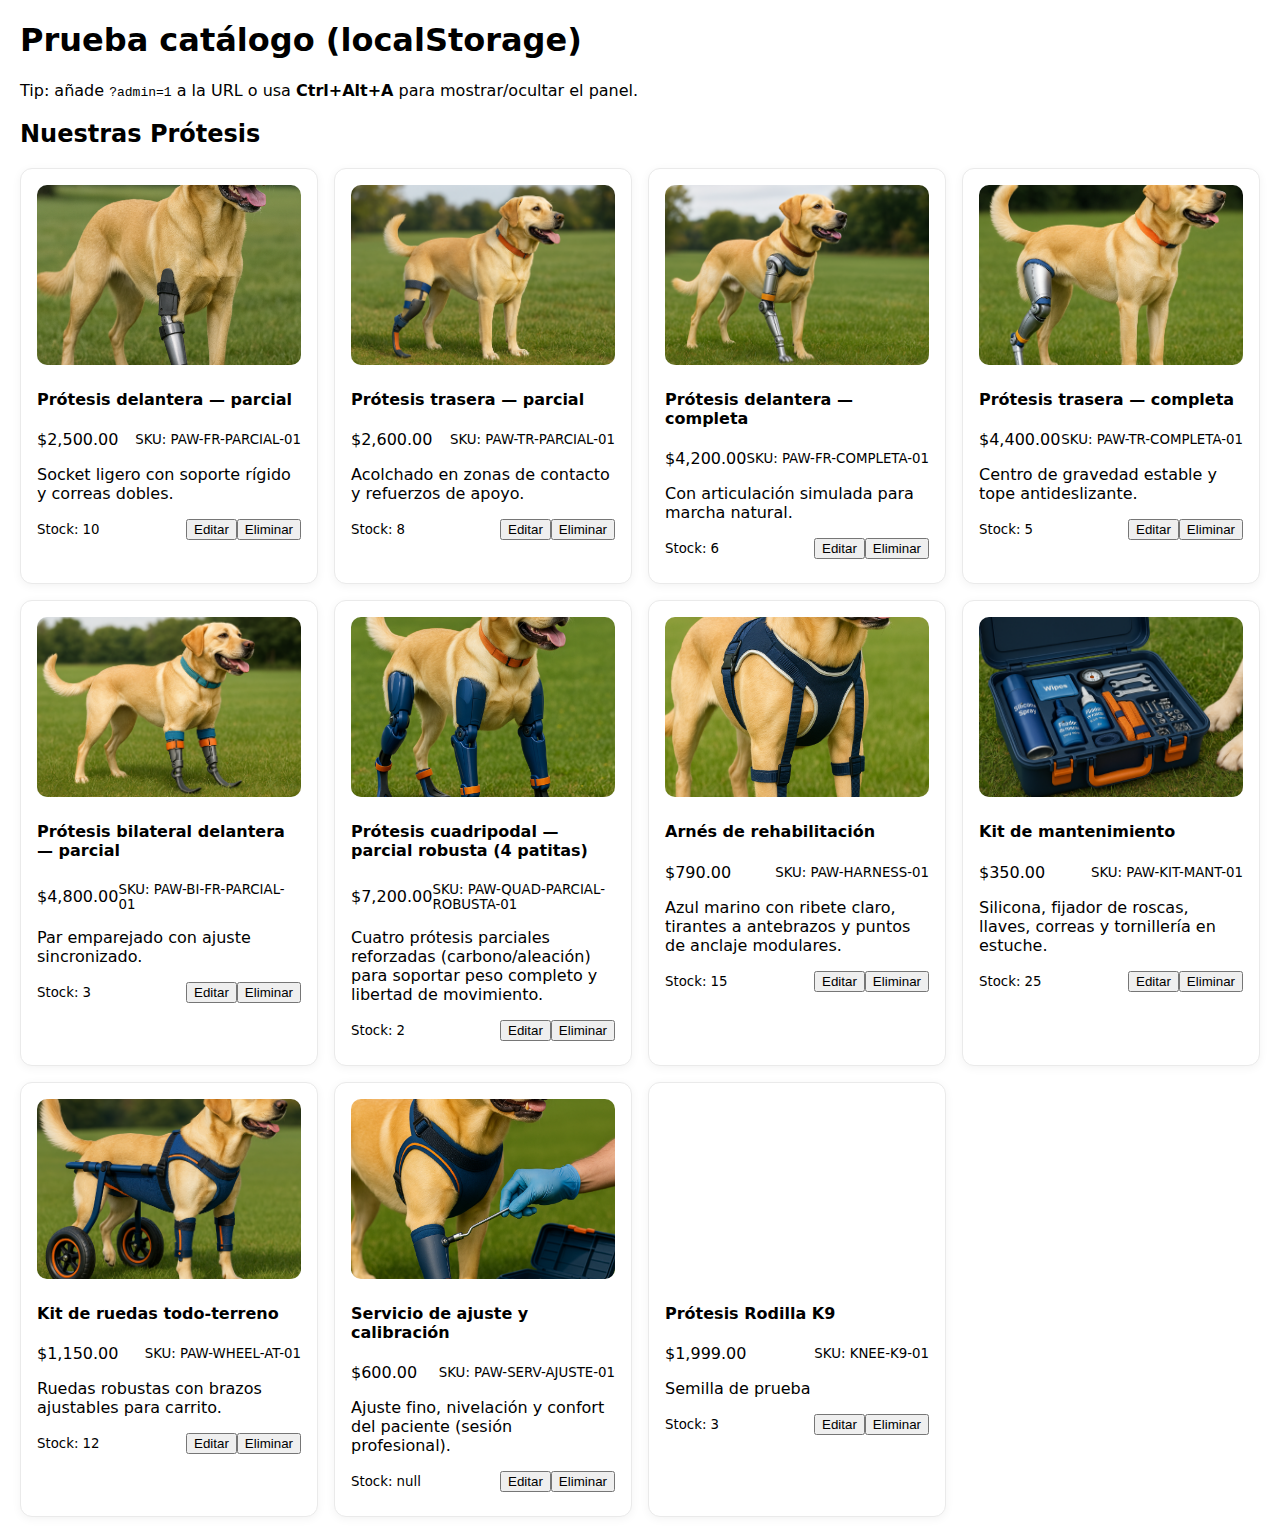
<file: pg-test-inline.html>
<!doctype html>
<html lang="es">
<head>
<meta charset="utf-8">
<meta name="viewport" content="width=device-width,initial-scale=1">
<title>Prueba catálogo (inline)</title>
<style>
  /* Estilos mínimos, namespaced */
  .pg-catalog-grid{display:grid;gap:1rem;grid-template-columns:repeat(auto-fill,minmax(240px,1fr))}
  .pg-card{border:1px solid #eaeaea;border-radius:12px;padding:1rem;background:#fff;box-shadow:0 2px 10px rgba(0,0,0,.05)}
  .pg-card img{width:100%;height:180px;object-fit:cover;border-radius:10px}
  .pg-meta{display:flex;justify-content:space-between;align-items:center;margin:.5rem 0}
  .pg-form{display:grid;grid-template-columns:repeat(2,1fr);gap:1rem;margin-top:1rem}
  .pg-form .pg-full{grid-column:1 / -1}
  #pg-admin-panel{margin:1rem 0;border:1px dashed #ccc;padding:1rem;border-radius:8px}
  body{font-family:system-ui,Segoe UI,Roboto,Arial,sans-serif;margin:20px}
</style>
</head>
<body>
<h1>Prueba catálogo (localStorage)</h1>
<p>Tip: añade <code>?admin=1</code> a la URL o usa <strong>Ctrl+Alt+A</strong> para mostrar/ocultar el panel.</p>

<section id="catalog-root" style="margin-top:1rem;">
  <h2>Nuestras Prótesis</h2>
  <div id="pg-catalog-grid" class="pg-catalog-grid"></div>
</section>

<!-- Semilla inicial opcional -->
<script id="pg-default-catalog" type="application/json">[
  {"id":"seed-001","sku":"KNEE-K9-01","name":"Prótesis Rodilla K9","category":"rodilla","price":1999,"stock":3,"image":"","description":"Semilla de prueba"}
]</script>

<script>
(function(){
  'use strict';
  var LS_KEY='pg_catalog_v3', DOC=document;

  function $id(id){return DOC.getElementById(id)}
  function uid(){try{if(window.crypto&&window.crypto.randomUUID) return crypto.randomUUID();}catch(e){} return 'id-'+Math.random().toString(36).slice(2)+Date.now()}
  function currency(n){try{return new Intl.NumberFormat('es-MX',{style:'currency',currency:'MXN'}).format(Number(n||0))}catch(e){var x=Number(n||0);return 'MXN $'+x.toFixed(2)}}
  function readSeed(){var el=$id('pg-default-catalog'); if(!el) return []; try{return JSON.parse((el.textContent||'').trim())||[]}catch(e){return []}}
  function getData(){try{var raw=localStorage.getItem(LS_KEY); if(raw) return JSON.parse(raw)}catch(e){} return readSeed()}
  function setData(arr){try{localStorage.setItem(LS_KEY, JSON.stringify(arr))}catch(e){}}

  function ensureAdminPanel(show){
    var p=$id('pg-admin-panel');
    if(!p){
      p=DOC.createElement('section'); p.id='pg-admin-panel';
      p.innerHTML =
        '<h3>Administrar catálogo</h3>'+
        '<form id="pg-form" class="pg-form" autocomplete="off">'+
          '<input id="pg-id" type="hidden">'+
          '<div><label>Nombre</label><input id="pg-name" required></div>'+
          '<div><label>SKU</label><input id="pg-sku" required></div>'+
          '<div><label>Categoría</label><input id="pg-cat" placeholder="rodilla, codo..."></div>'+
          '<div><label>Precio (MXN)</label><input id="pg-price" type="number" step="0.01" required></div>'+
          '<div><label>Stock</label><input id="pg-stock" type="number" step="1" min="0" value="0"></div>'+
          '<div><label>Imagen (URL)</label><input id="pg-img" placeholder=""></div>'+
          '<div class="pg-full"><label>Descripción</label><textarea id="pg-desc" rows="2"></textarea></div>'+
          '<div class="pg-full"><button type="submit" id="pg-save">Guardar</button> <button type="button" id="pg-clear">Limpiar</button></div>'+
        '</form>';
      DOC.body.insertBefore(p, $id('catalog-root'));
      // eventos
      $id('pg-form').addEventListener('submit', function(e){
        e.preventDefault();
        var item={
          id: $id('pg-id').value || uid(),
          name: ($id('pg-name').value||'').trim(),
          sku: ($id('pg-sku').value||'').trim(),
          category: ($id('pg-cat').value||'').trim(),
          price: parseFloat($id('pg-price').value),
          stock: parseInt($id('pg-stock').value||'0',10),
          image: ($id('pg-img').value||'').trim(),
          description: ($id('pg-desc').value||'').trim(),
          updatedAt: new Date().toISOString()
        };
        if(!item.name || !item.sku || isNaN(item.price)){ alert('Nombre, SKU y Precio son obligatorios.'); return; }
        upsert(item); clearForm(); render();
      });
      $id('pg-clear').addEventListener('click', clearForm);
    }
    p.style.display = show ? 'block' : 'none';
  }

  function clearForm(){
    var ids=['pg-id','pg-name','pg-sku','pg-cat','pg-price','pg-stock','pg-img','pg-desc'];
    for(var i=0;i<ids.length;i++){ var el=$id(ids[i]); if(!el) continue; el.value=(ids[i]==='pg-stock')?0:''; }
    $id('pg-save').textContent='Guardar';
  }

  function fillForm(p){
    $id('pg-id').value=p.id||'';
    $id('pg-name').value=p.name||'';
    $id('pg-sku').value=p.sku||'';
    $id('pg-cat').value=p.category||'';
    $id('pg-price').value=(p.price!=null?p.price:'');
    $id('pg-stock').value=(p.stock!=null?p.stock:0);
    $id('pg-img').value=p.image||'';
    $id('pg-desc').value=p.description||'';
    $id('pg-save').textContent='Actualizar';
  }

  function upsert(item){
    var data=getData(), i, idx=-1;
    for(i=0;i<data.length;i++){
      var p=data[i];
      if((p.id && item.id && p.id===item.id) || (p.sku && item.sku && p.sku===item.sku)){ idx=i; break; }
    }
    if(idx>=0){
      var base=data[idx]; for(var k in item) if(item.hasOwnProperty(k)) base[k]=item[k];
      data[idx]=base;
    }else{
      if(!item.id) item.id=uid();
      data.push(item);
    }
    setData(data);
  }

  function removeById(id){
    var data=getData(), out=[];
    for(var i=0;i<data.length;i++){ if(data[i].id!==id) out.push(data[i]); }
    setData(out);
  }

  function render(){
    var grid=$id('pg-catalog-grid');
    while(grid.firstChild) grid.removeChild(grid.firstChild);
    var data=getData();
    if(!data.length){ var p=DOC.createElement('p'); p.appendChild(DOC.createTextNode('No hay artículos.')); grid.appendChild(p); return; }
    for(var i=0;i<data.length;i++){
      (function(p){
        var card=DOC.createElement('article'); card.className='pg-card'; card.setAttribute('data-id',p.id||'');
        var img=DOC.createElement('img'); img.src=p.image||''; img.alt=p.name||''; img.onerror=function(){ this.removeAttribute('src'); };
        var h4=DOC.createElement('h4'); h4.appendChild(DOC.createTextNode(p.name||'(Sin nombre)'));
        var m1=DOC.createElement('div'); m1.className='pg-meta';
        var s1=DOC.createElement('span'); s1.appendChild(DOC.createTextNode(currency(p.price)));
        var s2=DOC.createElement('small'); s2.appendChild(DOC.createTextNode('SKU: '+(p.sku||'-')));
        m1.appendChild(s1); m1.appendChild(s2);
        var desc=DOC.createElement('p'); desc.appendChild(DOC.createTextNode(p.description||''));
        var m2=DOC.createElement('div'); m2.className='pg-meta';
        var st=DOC.createElement('small'); st.appendChild(DOC.createTextNode('Stock: '+(isFinite(p.stock)?p.stock:0)));
        var wrap=DOC.createElement('div');
        var b1=DOC.createElement('button'); b1.appendChild(DOC.createTextNode('Editar'));
        var b2=DOC.createElement('button'); b2.appendChild(DOC.createTextNode('Eliminar'));
        wrap.appendChild(b1); wrap.appendChild(b2);
        m2.appendChild(st); m2.appendChild(wrap);
        card.appendChild(img); card.appendChild(h4); card.appendChild(m1); card.appendChild(desc); card.appendChild(m2);
        grid.appendChild(card);
        b1.onclick=function(){ fillForm(p); ensureAdminPanel(true); };
        b2.onclick=function(){ if(confirm('¿Eliminar?')){ removeById(p.id); render(); } };
      })(data[i]);
    }
  }

  // Boot
  DOC.addEventListener('DOMContentLoaded', function(){
    if(!localStorage.getItem(LS_KEY)){ var seed=readSeed(); if(seed && seed.length) setData(seed); }
    render();

    // Mostrar panel según query o con el atajo
    var show = (location.search||'').indexOf('admin=1')>=0;
    ensureAdminPanel(show);
    DOC.addEventListener('keydown', function(e){
      var k=e.key||e.keyCode;
      if(e.ctrlKey && e.altKey && (k==='a'||k==='A'||k===65)){
        var panel=$id('pg-admin-panel'); var visible=panel && panel.style.display!=='none';
        ensureAdminPanel(!visible);
      }
    });
  });
})();
</script>
</body>
</html>
</file>
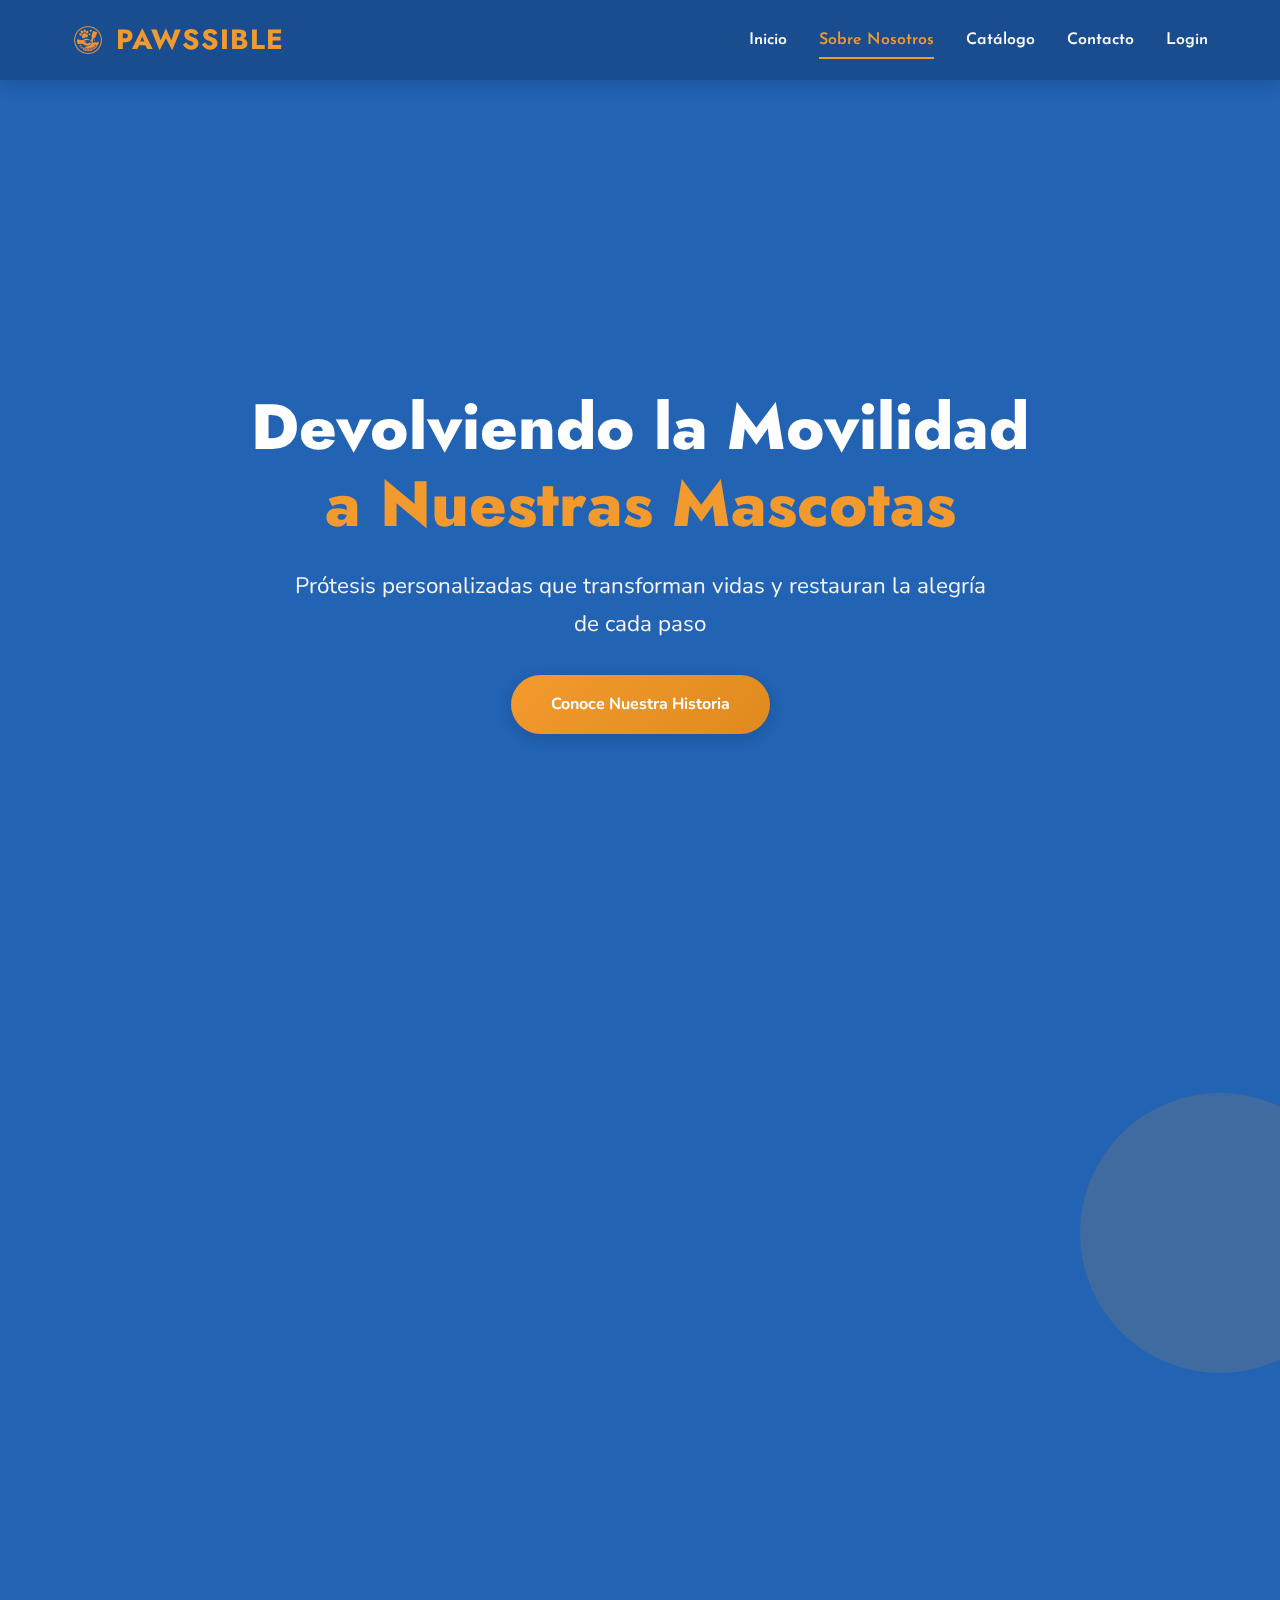
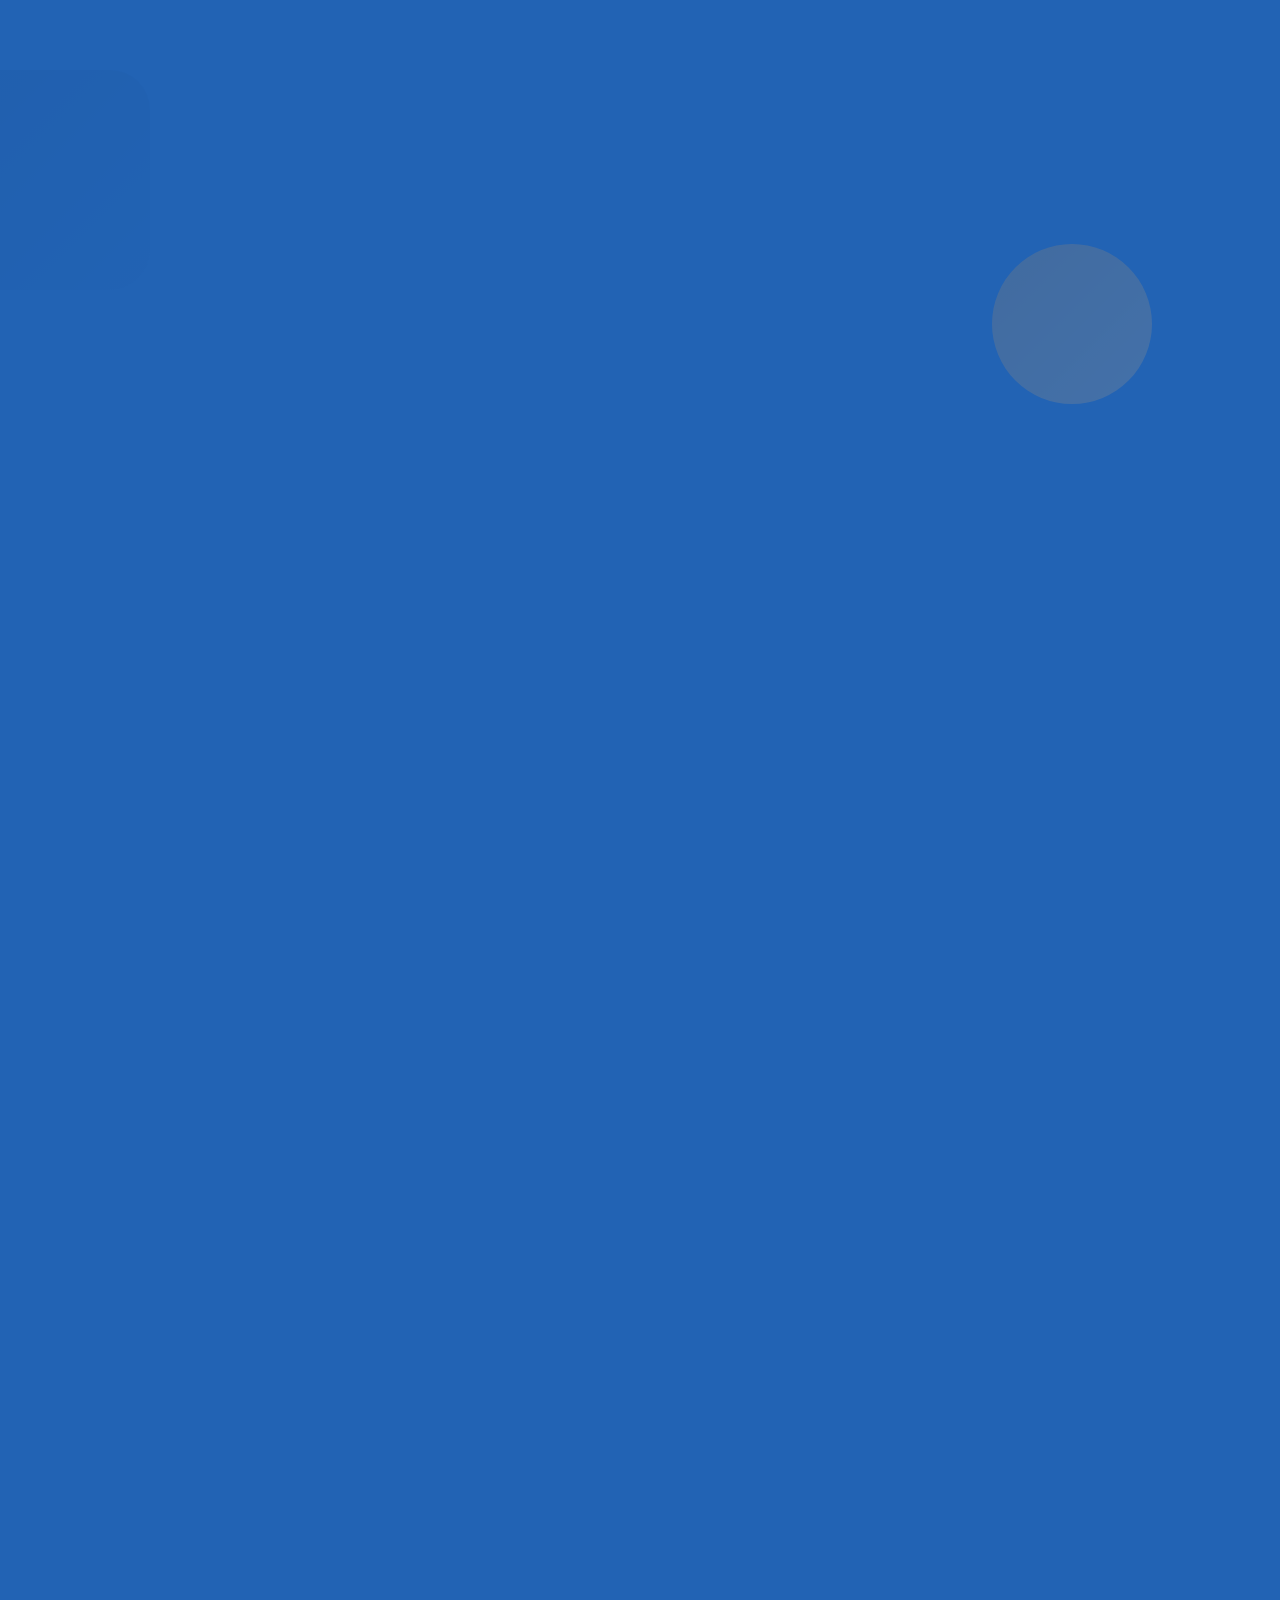
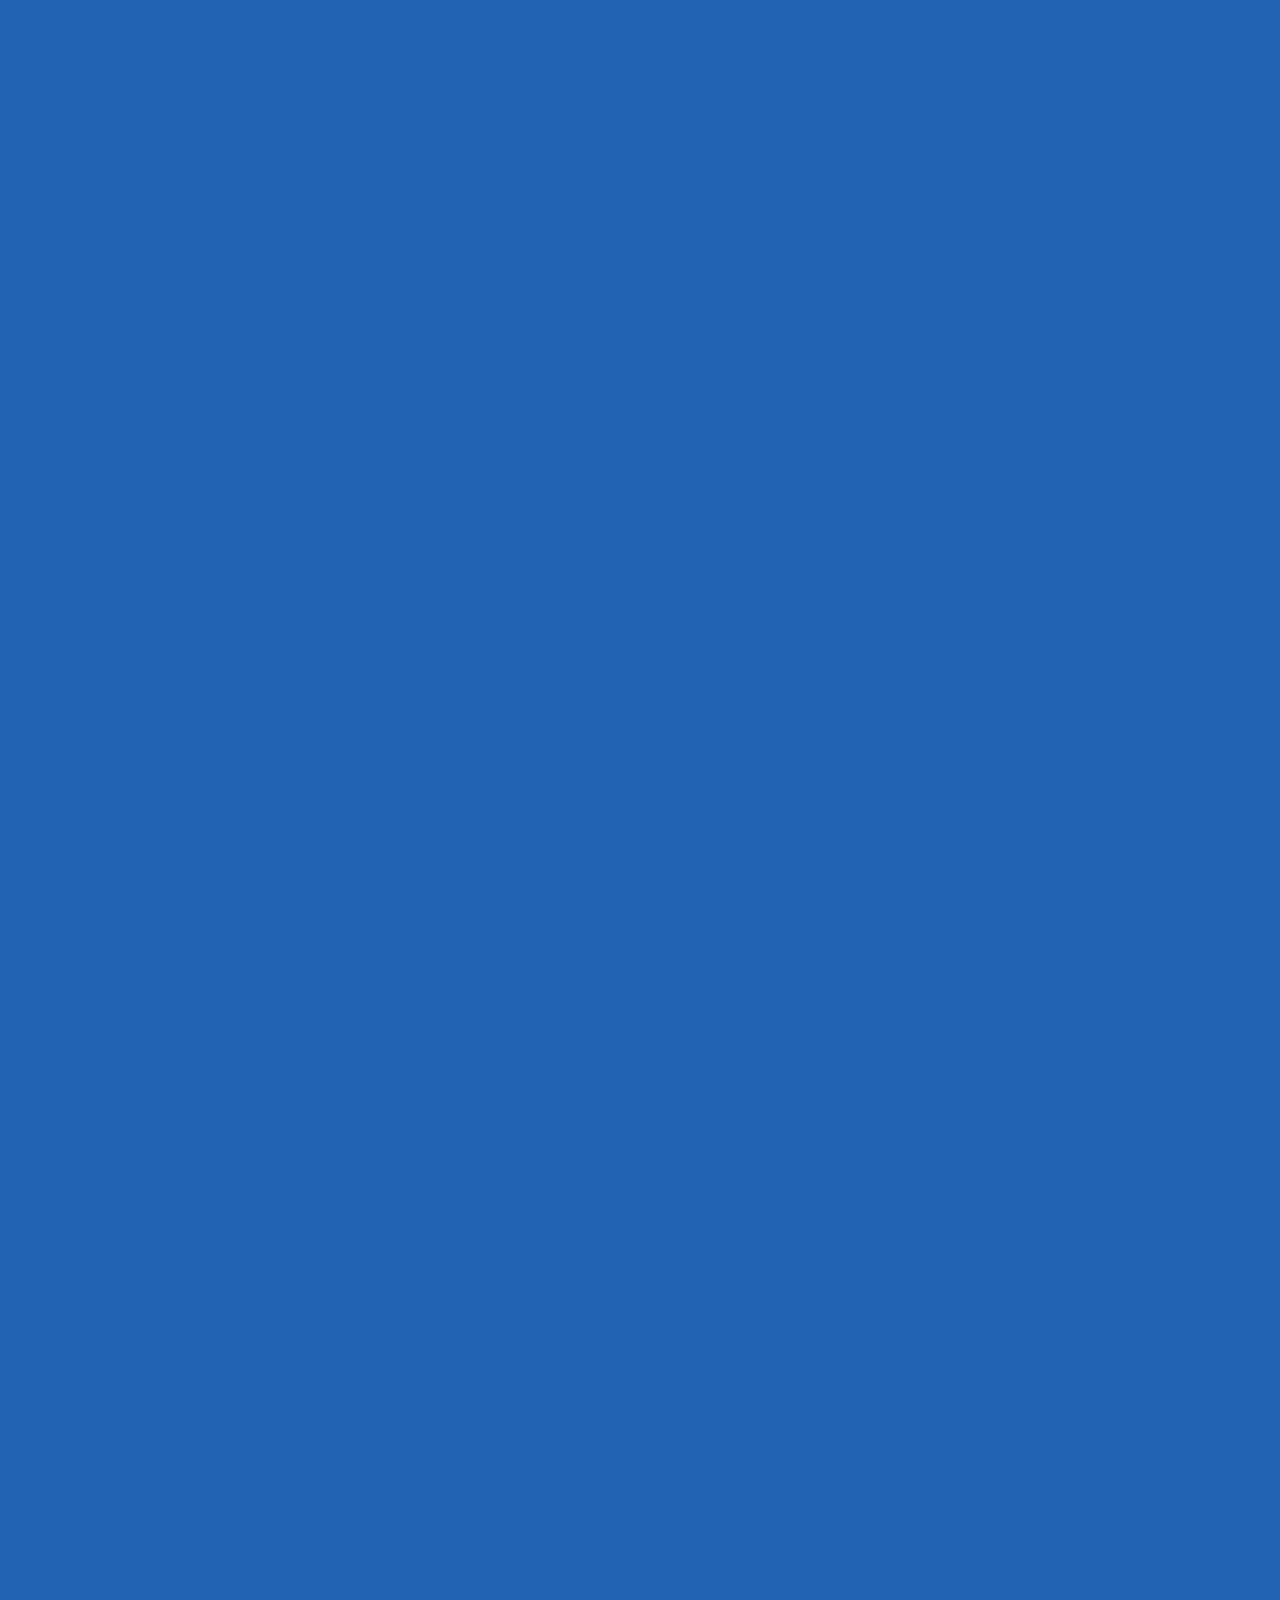
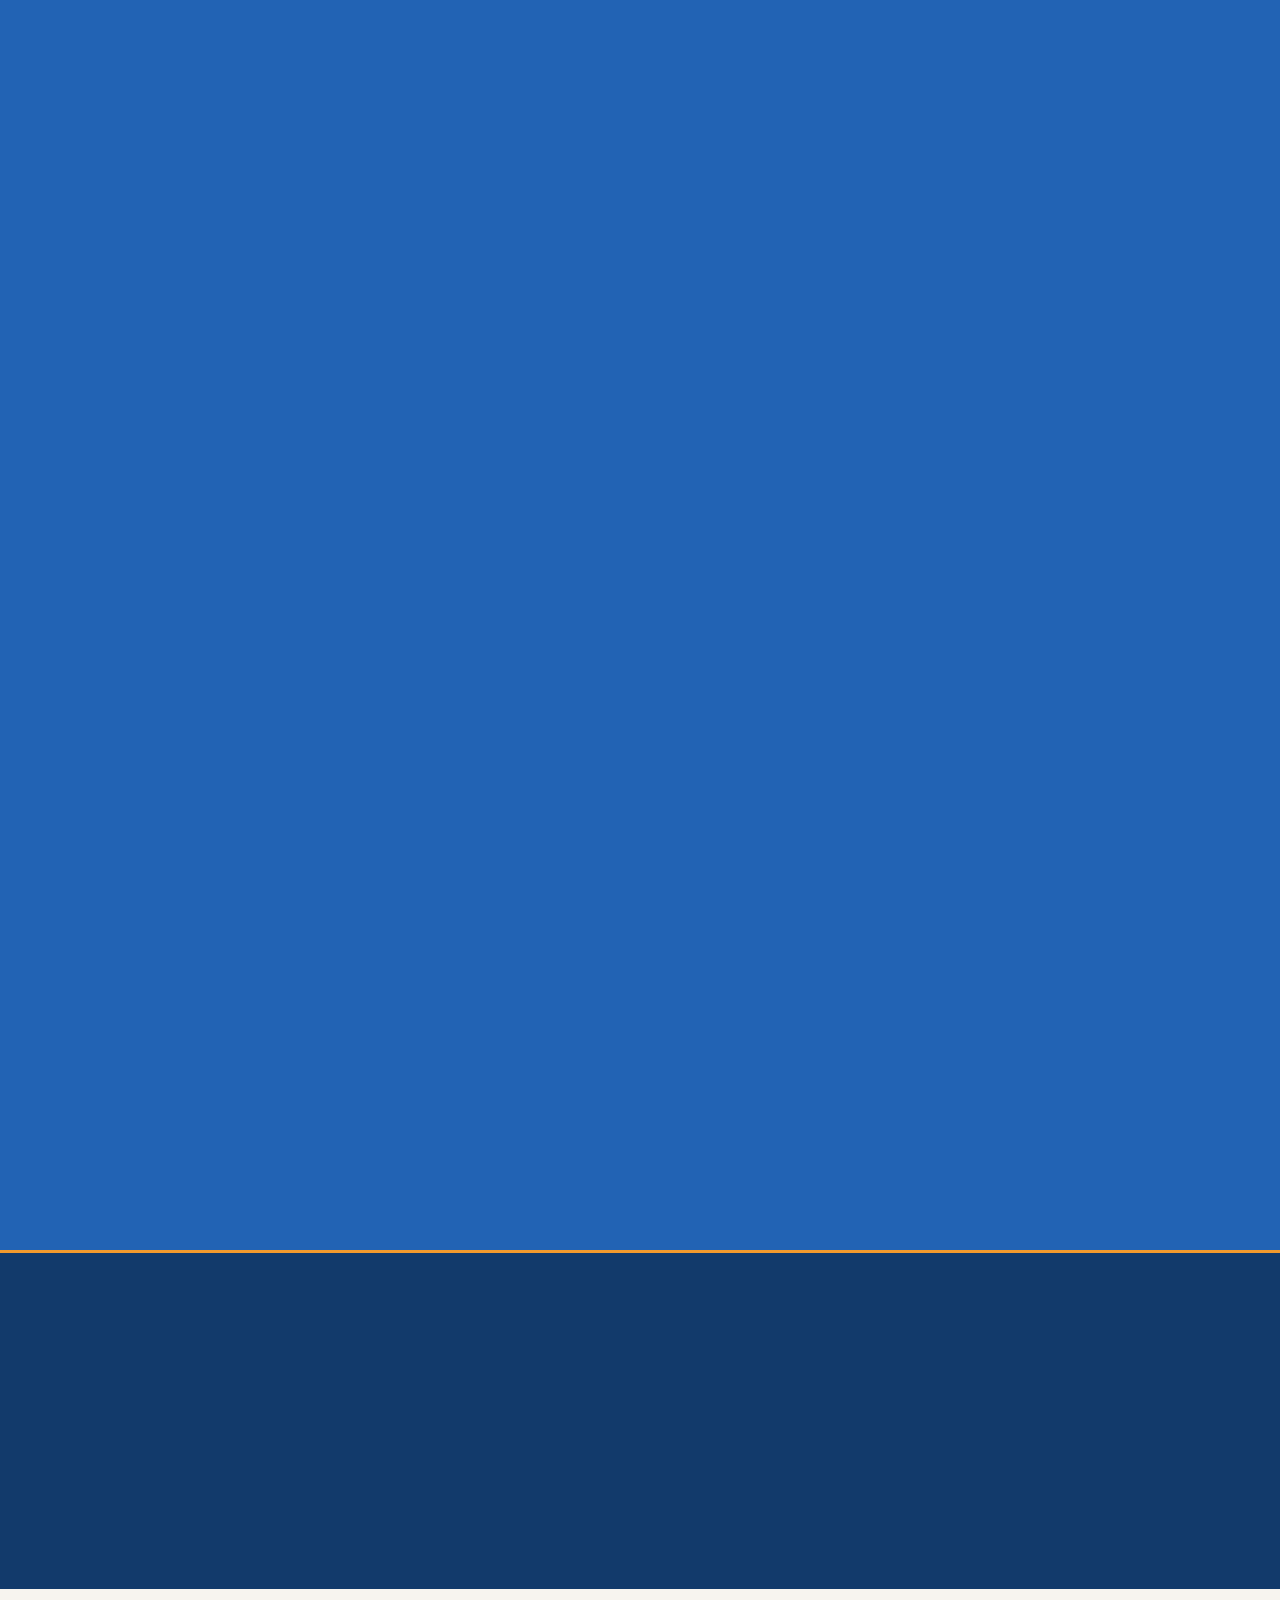
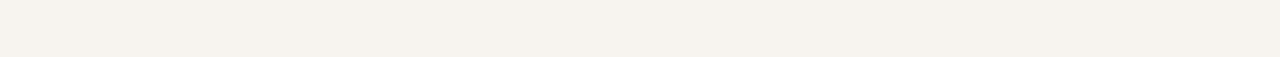
<file: sobre-nosotros.html>
<!DOCTYPE html>
<html lang="es">
<head>
    <meta charset="UTF-8">
    <meta name="viewport" content="width=device-width, initial-scale=1.0">
    <title>Sobre Nosotros - Pawssible</title>
    
    <!-- Fuentes -->
<link rel="preconnect" href="https://fonts.googleapis.com">
<link rel="preconnect" href="https://fonts.gstatic.com" crossorigin>
<link href="https://fonts.googleapis.com/css2?family=Nunito:wght@300;400;600;700;800&family=Jost:wght@500;600;700;800&family=Josefin+Sans:wght@400;600;700&display=swap" rel="stylesheet">

    <!-- CSS - IMPORTANTE: navbar.css primero -->
    <link rel="stylesheet" href="assets/css/navbar.css">
    <link rel="stylesheet" href="assets/css/styles.css">
</head>
<body>
    <!-- El navbar se insertará automáticamente aquí por navbar.js -->

    <!-- Hero Section -->
    <section class="hero">
   <div class="container">
            <h1 class="hero-title" data-aos="fade-up" data-aos-duration="1000">
                <span class="title-white">Devolviendo la Movilidad</span>
                <span class="title-orange">a Nuestras Mascotas</span>
            </h1>
            <p class="hero-description" data-aos="fade-up" data-aos-duration="1200" data-aos-delay="300">
                Prótesis personalizadas que transforman vidas y restauran la alegría de cada paso
            </p>
            <a href="#historia" class="btn-primary" data-aos="zoom-in" data-aos-duration="800" data-aos-delay="600">
                Conoce Nuestra Historia
            </a>
        </div>
    </section>

    <!-- Nuestra Historia -->
    <section id="historia" class="section historia">
        <div class="container">
            <div class="historia-header">
                <h2 class="section-title" data-aos="slide-down" data-aos-duration="800" data-aos-easing="ease-out-back">
                    Nuestra Historia
                </h2>
                <h3 class="section-subtitle" data-aos="fade-up" data-aos-duration="600" data-aos-delay="200">
                    Cómo nace Pawssible
                </h3>
            </div>
            <div class="historia-content">
                <div class="historia-text">
                    <p class="historia-paragraph" data-aos="fade-right" data-aos-duration="700" data-aos-delay="100">
                        Todo comenzó con una pregunta que cambió nuestra perspectiva:
                        <strong>¿Por qué debería ser tan difícil devolver la alegría de moverse a un perro que lo ha perdido todo, menos las ganas de vivir?</strong>
                    </p>
                    <p class="historia-paragraph" data-aos="fade-right" data-aos-duration="700" data-aos-delay="200">
                        La respuesta llegó cuando conocimos a <strong>Tomasa (Tommy pa' los cuates)</strong>, una perrita mestiza de 7 años que había perdido su pata trasera debido a un carcinoma. Sus ojos seguían brillando con la misma intensidad de siempre, pero ella no entendía por qué su movilidad ya no era la misma de antes. Su familia se enfrentaba a un laberinto de búsquedas interminables: llamadas a clínicas, visitas a talleres especializados, largas esperas, búsquedas de opciones en el extranjero y, sobre todo, la incertidumbre de no saber si estaban tomando la decisión correcta.
                    </p>
                    <div class="highlight-box" data-aos="bounce" data-aos-duration="1200" data-aos-delay="400">
                        <p class="highlight-text">
                            Fue entonces cuando nos dimos cuenta de que miles de familias vivían la misma historia. Mascotas llenas de vida esperando una segunda oportunidad, y tutores dispuestos a dársela, pero sin un camino claro para hacerlo.
                        </p>
                    </div>
                    <div class="pawssible-birth-section" data-aos="zoom-in" data-aos-duration="1000" data-aos-delay="400">
                        <p class="pawssible-birth-text">
                            Así nació Pawssible: de la convicción de que cada mascota merece volver a correr, saltar y jugar, y de que cada familia merece un proceso transparente, acompañado y confiable para lograrlo.
                        </p>
                    </div>
                </div>
                <div class="historia-image-container" data-aos="fade-left" data-aos-duration="1000" data-aos-delay="500">
                    <img src="assets/images/perrito-feliz.webp" alt="Perro feliz con prótesis" class="historia-image">
                </div>
            </div>
            <div class="hero-ball"></div>
            <div class="hero-shape-1"></div>
            <div class="hero-shape-2"></div>
        </div>
    </section>

    <!-- Nuestra Misión -->
    <section id="mision" class="section mision">
        <div class="container">
            <div class="mision-card" data-aos="flip-up" data-aos-duration="1200" data-aos-easing="ease-out-back">
                <div class="mision-icon" data-aos="zoom-in" data-aos-duration="800" data-aos-delay="400">🎯</div>
                <h2 class="mision-title" data-aos="fade-up" data-aos-duration="800" data-aos-delay="200">
                    Nuestra Misión
                </h2>
                <p class="mision-text" data-aos="fade-up" data-aos-duration="800" data-aos-delay="400">
                    Restituir la movilidad y calidad de vida de las mascotas mediante prótesis seguras, personalizadas y accesibles.
                </p>
                <p class="mision-text" data-aos="fade-up" data-aos-duration="800" data-aos-delay="600">
                    Integramos diseño 3D, criterios clínicos veterinarios y una experiencia de compra digital clara y acompañada para brindar soluciones confiables a tutores, clínicas y organizaciones.
                </p>
            </div>
        </div>
    </section>

    <!-- Para Quién Trabajamos -->
    <section class="section para-quien">
        <div class="container">
            <h2 class="section-title" data-aos="fade-up" data-aos-duration="800">
                Para Quién Trabajamos
            </h2>
            <div class="para-quien-grid">
                <div class="para-quien-card" data-aos="fade-right" data-aos-duration="800" data-aos-delay="200">
                    <div class="para-quien-icon" data-aos="bounce" data-aos-duration="1200" data-aos-delay="400">❤️</div>
                    <h3 class="para-quien-title" data-aos="fade-up" data-aos-duration="600" data-aos-delay="300">
                        Familias como la Tuya
                    </h3>
                    <p class="para-quien-text" data-aos="fade-up" data-aos-duration="600" data-aos-delay="400">
                        Que aman a sus mascotas y buscan devolverles la movilidad que merecen. Personas que entienden que invertir en la salud de sus compañeros de cuatro patas es invertir en amor puro.
                    </p>
                </div>
                <div class="para-quien-card" data-aos="fade-left" data-aos-duration="800" data-aos-delay="400">
                    <div class="para-quien-icon" data-aos="bounce" data-aos-duration="1200" data-aos-delay="600">🏥</div>
                    <h3 class="para-quien-title" data-aos="fade-up" data-aos-duration="600" data-aos-delay="500">
                        Clínicas Veterinarias
                    </h3>
                    <p class="para-quien-text" data-aos="fade-up" data-aos-duration="600" data-aos-delay="600">
                        Trabajamos junto a clínicas veterinarias y organizaciones de rescate animal que necesitan un aliado confiable para ofrecer soluciones de movilidad a sus pacientes y rescatados.
                    </p>
                </div>
            </div>
        </div>
    </section>

    <!-- Nuestro Compromiso -->
    <section class="section compromiso">
        <div class="container">
            <div class="compromiso-content">
                <h2 class="compromiso-title" data-aos="fade-down" data-aos-duration="800">
                    Nuestro Compromiso
                </h2>
                <p class="compromiso-text" data-aos="fade-up" data-aos-duration="800" data-aos-delay="200">
                    En Pawssible, cada prótesis cuenta una historia de segundas oportunidades. Sabemos que detrás de cada pedido hay una familia que quiere ver a su mascota feliz nuevamente, y ese es el motor que nos impulsa cada día.
                </p>
                <div class="compromiso-highlight" data-aos="zoom-in" data-aos-duration="1000" data-aos-delay="400" data-aos-easing="ease-out-back">
                    <p class="compromiso-quote" data-aos="fade-up" data-aos-duration="800" data-aos-delay="600">
                        "Porque creemos que lo imposible se vuelve pawssible cuando el amor se encuentra con la tecnología adecuada."
                    </p>
                </div>
            </div>
        </div>
    </section>
         
    <!-- Nuestro Equipo -->
    <section id="equipo" class="section team">
        <div class="container">
            <h2 class="section-title" data-aos="fade-up" data-aos-duration="800">Nuestro Equipo</h2>
            <p class="section-description" data-aos="fade-up" data-aos-duration="800" data-aos-delay="200">
                Conoce al equipo multidisciplinario que hace posible cada prótesis.
            </p>
            <div class="team-grid">
                <!-- Tarjeta 1: Dante -->
                <div class="team-card" data-aos="fade-up" data-aos-duration="800" data-aos-delay="350">
                    <div class="card-image">
                        <img src="assets/images/Team/Dante.webp" height="200" width="200" alt="Dante Roberto Reyna López">
                    </div>
                    <h3 class="card-name">Dante Roberto Reyna López</h3>
                    <p class="card-position">Founder</p>
                    <p class="card-description">Lidera con pasión la misión de transformar vidas peludas. Con una visión clara del futuro de la movilidad animal, convierte cada desafío en una oportunidad para innovar y crear soluciones que realmente importan.</p>
                    <button class="card-button" onclick="window.open('https://www.linkedin.com/in/danterrlopez/', '_blank', 'noopener')">
                        <span class="button-default">Conocer más</span>
                        <span class="button-hover">¡Hola! 👋</span>
                    </button>
                </div>

                <!-- Tarjeta 2: Raúl -->
                <div class="team-card" data-aos="fade-up" data-aos-duration="800" data-aos-delay="350">
                    <div class="card-image">
                        <img src="assets/images/Team/Raul.webp" height="200" width="200" alt="Raúl De Jesús Vargas Hernández">
                    </div>
                    <h3 class="card-name">Raúl De Jesús Vargas Hernández</h3>
                    <p class="card-position">Co-Founder</p>
                    <p class="card-description">Complementa la visión con estrategia y ejecución. Su enfoque en la excelencia operativa asegura que cada idea se convierta en una realidad tangible que mejore la vida de nuestras mascotas y sus familias.</p>
                    <button class="card-button" onclick="window.open('https://www.linkedin.com/in/raul-vargas-h/', '_blank', 'noopener')">
                        <span class="button-default">Conocer más</span>
                        <span class="button-hover">¡Hola! 👋</span>
                    </button>
                </div>

                <!-- Tarjeta 3: Fernando -->
                <div class="team-card" data-aos="fade-up" data-aos-duration="800" data-aos-delay="250">
                    <div class="card-image">
                        <img src="assets/images/Team/Fernando.webp" height="200" width="200" alt="Fernando López Ramírez">
                    </div>
                    <h3 class="card-name">Fernando López Ramírez</h3>
                    <p class="card-position">Finanzas</p>
                    <p class="card-description">Maneja los recursos con la precisión de un cirujano y la sabiduría de quien entiende que cada peso invertido debe traducirse en más mascotas felices. Asegura que Pawssible crezca de manera sólida y responsable.</p>
                    <button class="card-button" onclick="window.open('https://www.linkedin.com/in/fernando-l%C3%B3pez-ram%C3%ADrez-867695241/', '_blank', 'noopener')">
                        <span class="button-default">Conocer más</span>
                        <span class="button-hover">¡Hola! 👋</span>
                    </button>
                </div>

                <!-- Tarjeta 4: Gracia -->
                <div class="team-card" data-aos="fade-up" data-aos-duration="800" data-aos-delay="150">
                    <div class="card-image">
                        <img src="assets/images/Team/grace.webp" height="200" width="200" alt="Gracia María Palma Rodríguez">
                    </div>
                    <h3 class="card-name">Gracia María Palma Rodríguez</h3>
                    <p class="card-position">Comercial</p>
                    <p class="card-description">Conecta corazones con soluciones. Encuentra las palabras exactas para llegar a las familias que más nos necesitan, convirtiendo cada campaña en un puente entre el dolor y la esperanza.</p>
                    <button class="card-button" onclick="window.open('https://www.linkedin.com/in/graciam-palma/', '_blank', 'noopener')">
                        <span class="button-default">Conocer más</span>
                        <span class="button-hover">¡Hola! 👋</span>
                    </button>
                </div>

                <!-- Tarjeta 5: Emiliano -->
                <div class="team-card" data-aos="fade-up" data-aos-duration="800" data-aos-delay="200">
                    <div class="card-image">
                        <img src="assets/images/Team/emile_cioran.webp" height="200" width="200" alt="Emiliano Muñóz González">
                    </div>
                    <h3 class="card-name">Emiliano Muñóz González</h3>
                    <p class="card-position">Técnico 3D</p>
                    <p class="card-description">Transforma medidas en milagros. Con precisión milimétrica y conocimiento técnico, diseña cada prótesis como una obra de arte funcional que devuelve la libertad de movimiento.</p>
                    <button class="card-button" onclick="window.open('https://www.linkedin.com/in/emilianomglez/', '_blank', 'noopener')">
                        <span class="button-default">Conocer más</span>
                        <span class="button-hover">¡Hola! 👋</span>
                    </button>
                </div>

                <!-- Tarjeta 6: Guillermo -->
                <div class="team-card" data-aos="fade-up" data-aos-duration="800" data-aos-delay="400">
                    <div class="card-image">
                        <img src="assets/images/Team/guille.webp" height="200" width="200" alt="Guillermo Olivares García">
                    </div>
                    <h3 class="card-name">Guillermo Olivares García</h3>
                    <p class="card-position">Atención al cliente</p>
                    <p class="card-description">La voz cálida que acompaña cada proceso. Entiende que detrás de cada consulta hay una familia preocupada, y convierte cada interacción en una experiencia de cuidado y confianza.</p>
                    <button class="card-button" onclick="window.open('https://www.linkedin.com/in/guillermo-og97/', '_blank', 'noopener')">
                        <span class="button-default">Conocer más</span>
                        <span class="button-hover">¡Hola! 👋</span>
                    </button>
                </div>

                <!-- Tarjeta 7: Christian -->
                <div class="team-card" data-aos="fade-up" data-aos-duration="800" data-aos-delay="450">
                    <div class="card-image">
                        <img src="assets/images/Team/chris xd.webp" height="200" width="200" alt="Christian Rubi Cirilo">
                    </div>
                    <h3 class="card-name">Christian Rubí Cirilo</h3>
                    <p class="card-position">Desarrollador web</p>
                    <p class="card-description">Crea la magia detrás de la pantalla. Desarrolla plataformas intuitivas que hacen que encontrar la prótesis perfecta sea tan fácil como un clic, pero tan preciso como la ciencia lo permite.</p>
                    <button class="card-button" onclick="window.open('https://www.linkedin.com/in/christianrubicirilo/', '_blank', 'noopener')">
                        <span class="button-default">Conocer más</span>
                        <span class="button-hover">¡Hola! 👋</span>
                    </button>
                </div>

                <!-- Tarjeta 8: Isaac -->
                <div class="team-card" data-aos="fade-up" data-aos-duration="800" data-aos-delay="300">  
                    <div class="card-image">
                        <img src="assets/images/Team/Isaac.webp" height="200" width="200" alt="Isaac Barrios Rodríguez">
                    </div>
                    <h3 class="card-name">Isaac Barrios Rodríguez</h3>
                    <p class="card-position">Comunicaciones</p>
                    <p class="card-description">Cuenta nuestra historia con autenticidad y propósito. Asegura que cada mensaje refleje nuestros valores y llegue con claridad a quienes pueden beneficiarse de nuestras soluciones.</p>
                    <button class="card-button">
                        <span class="button-default">Conocer más</span>
                        <span class="button-hover">¡Hola! 👋</span>
                    </button>
                </div>
                <!-- Tarjeta 9: Jordi-->
                    <div class="team-card" data-aos="fade-up" data-aos-duration="800" data-aos-delay="450">
                    <div class="card-image">
                        <img src="assets/images/Jordi saludando sin fondo.png" height="200" width="200" alt="Christian Rubi Cirilo">
                    </div>
                    <h3 class="card-name">Jordi El perro</h3>
                    <p class="card-position">Fiel amigo</p>
                    <p class="card-description">Nuestro fiel amigo, una mezcla que representa lo que somos como Pawssible y personas, nuestro pequeño amigo se encarga de hacerte saber que tener una protesis no significa el fin de tu historia sino un capitulo nuevo</p>
                    <button class="card-button" onclick="window.open('Creacionjordi.html', '_blank', 'noopener')">
                        <span class="button-default">Conocer más</span>
                        <span class="button-hover">¡Hola! 👋</span>
                    </button>
                </div>
            </div>
        </div>
    </section>

    <!-- Footer -->
    <footer class="footer">
        <div class="container">
            <div class="footer-content">
                <div class="footer-section" data-aos="fade-up" data-aos-duration="800" data-aos-delay="100">
                    <h3 class="footer-title">Pawssible</h3>
                    <p class="footer-text">Transformando vidas, una pata a la vez</p>
                    <p class="footer-tagline">Lo imposible se vuelve pawssible</p>
                </div>
                
                <div class="footer-section" data-aos="fade-up" data-aos-duration="800" data-aos-delay="200">
                    <h4 class="footer-subtitle">Contacto</h4>
                    <p class="footer-text">info@pawssible.com</p>
                    <p class="footer-text">+52 (55) 1234-5678</p>
                </div>
                
                <div class="footer-section" data-aos="fade-up" data-aos-duration="800" data-aos-delay="300">
                    <h4 class="footer-subtitle">Síguenos</h4>
                    <div class="social-links">
                        <a href="#" class="social-link" aria-label="Facebook" data-aos="zoom-in" data-aos-duration="600" data-aos-delay="400">
                            <svg width="24" height="24" viewBox="0 0 24 24" fill="currentColor">
                                <path d="M24 12.073c0-6.627-5.373-12-12-12s-12 5.373-12 12c0 5.99 4.388 10.954 10.125 11.854v-8.385H7.078v-3.47h3.047V9.43c0-3.007 1.792-4.669 4.533-4.669 1.312 0 2.686.235 2.686.235v2.953H15.83c-1.491 0-1.956.925-1.956 1.874v2.25h3.328l-.532 3.47h-2.796v8.385C19.612 23.027 24 18.062 24 12.073z"/>
                            </svg>
                        </a>
                        <a href="#" class="social-link" aria-label="Instagram" data-aos="zoom-in" data-aos-duration="600" data-aos-delay="500">
                            <svg width="24" height="24" viewBox="0 0 24 24" fill="currentColor">
                                <path d="M12 2.163c3.204 0 3.584.012 4.85.07 3.252.148 4.771 1.691 4.919 4.919.058 1.265.069 1.645.069 4.849 0 3.205-.012 3.584-.069 4.849-.149 3.225-1.664 4.771-4.919 4.919-1.266.058-1.644.07-4.85.07-3.204 0-3.584-.012-4.849-.07-3.26-.149-4.771-1.699-4.919-4.92-.058-1.265-.07-1.644-.07-4.849 0-3.204.013-3.583.07-4.849.149-3.227 1.664-4.771 4.919-4.919 1.266-.057 1.645-.069 4.849-.069zm0-2.163c-3.259 0-3.667.014-4.947.072-4.358.2-6.78 2.618-6.98 6.98-.059 1.281-.073 1.689-.073 4.948 0 3.259.014 3.668.072 4.948.2 4.358 2.618 6.78 6.98 6.98 1.281.058 1.689.072 4.948.072 3.259 0 3.668-.014 4.948-.072 4.354-.2 6.782-2.618 6.979-6.98.059-1.28.073-1.689.073-4.948 0-3.259-.014-3.667-.072-4.947-.196-4.354-2.617-6.78-6.979-6.98-1.281-.059-1.69-.073-4.949-.073zm0 5.838c-3.403 0-6.162 2.759-6.162 6.162s2.759 6.163 6.162 6.163 6.162-2.759 6.162-6.163c0-3.403-2.759-6.162-6.162-6.162zm0 10.162c-2.209 0-4-1.79-4-4 0-2.209 1.791-4 4-4s4 1.791 4 4c0 2.21-1.791 4-4 4zm6.406-11.845c-.796 0-1.441.645-1.441 1.44s.645 1.44 1.441 1.44c.795 0 1.439-.645 1.439-1.44s-.644-1.44-1.439-1.44z"/>
                            </svg>
                        </a>
                        <a href="#" class="social-link" aria-label="Twitter" data-aos="zoom-in" data-aos-duration="600" data-aos-delay="600">
                            <svg width="24" height="24" viewBox="0 0 24 24" fill="currentColor">
                                <path d="M23.953 4.57a10 10 0 01-2.825.775 4.958 4.958 0 002.163-2.723c-.951.555-2.005.959-3.127 1.184a4.92 4.92 0 00-8.384 4.482C7.69 8.095 4.067 6.13 1.64 3.162a4.822 4.822 0 00-.666 2.475c0 1.71.87 3.213 2.188 4.096a4.904 4.904 0 01-2.228-.616v.06a4.923 4.923 0 003.946 4.827 4.996 4.996 0 01-2.212.085 4.936 4.936 0 004.604 3.417 9.867 9.867 0 01-6.102 2.105c-.39 0-.779-.023-1.17-.067a13.995 13.995 0 007.557 2.209c9.053 0 13.998-7.496 13.998-13.985 0-.21 0-.42-.015-.63A9.935 9.935 0 0024 4.59z"/>
                            </svg>
                        </a>
                    </div>
                </div>
            </div>
            
            <div class="footer-bottom" data-aos="fade-up" data-aos-duration="800" data-aos-delay="700">
                <p class="footer-copyright">© 2025 Pawssible. Todos los derechos reservados.</p>
            </div>
        </div>
    </footer>

    <!-- Scripts - IMPORTANTE: navbar.js primero -->
    <script src="assets/js/navbar.js"></script>
    <script src="assets/js/nosotros.js"></script>
</body>
</html>
</file>
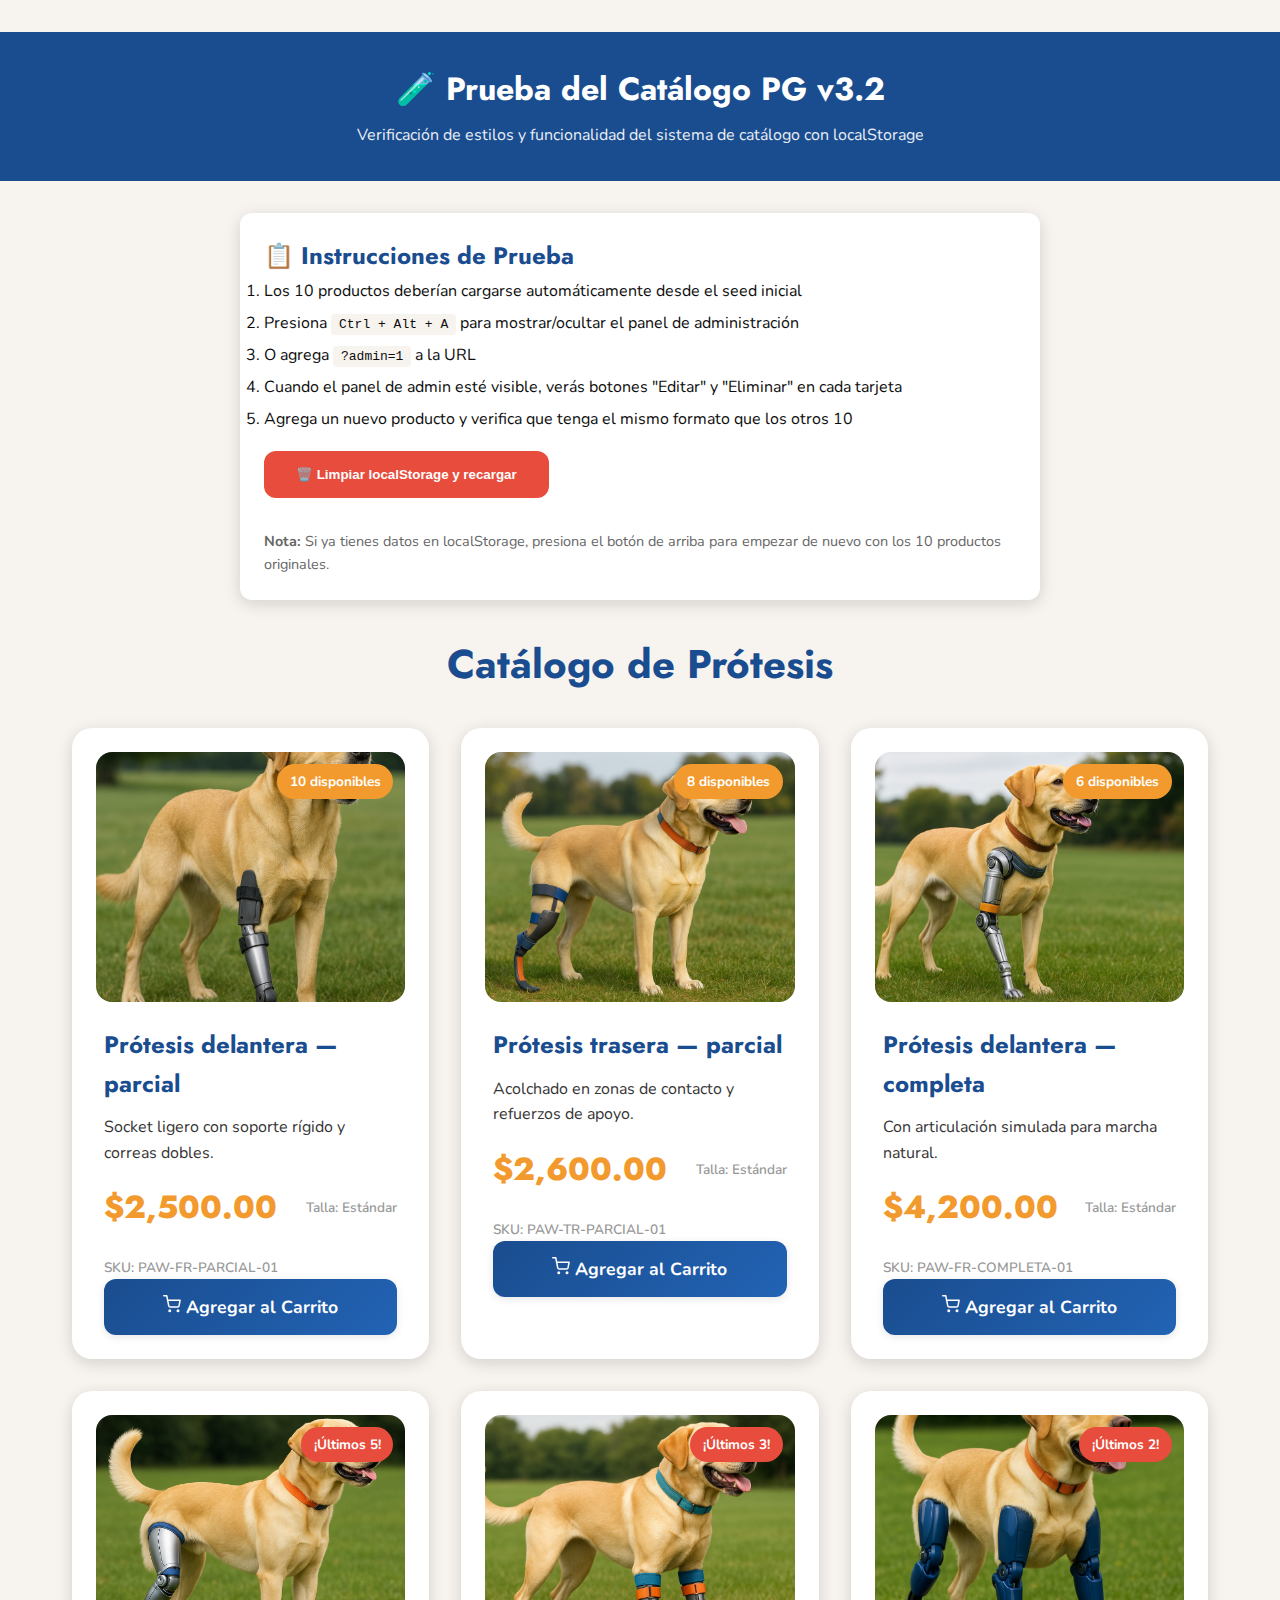
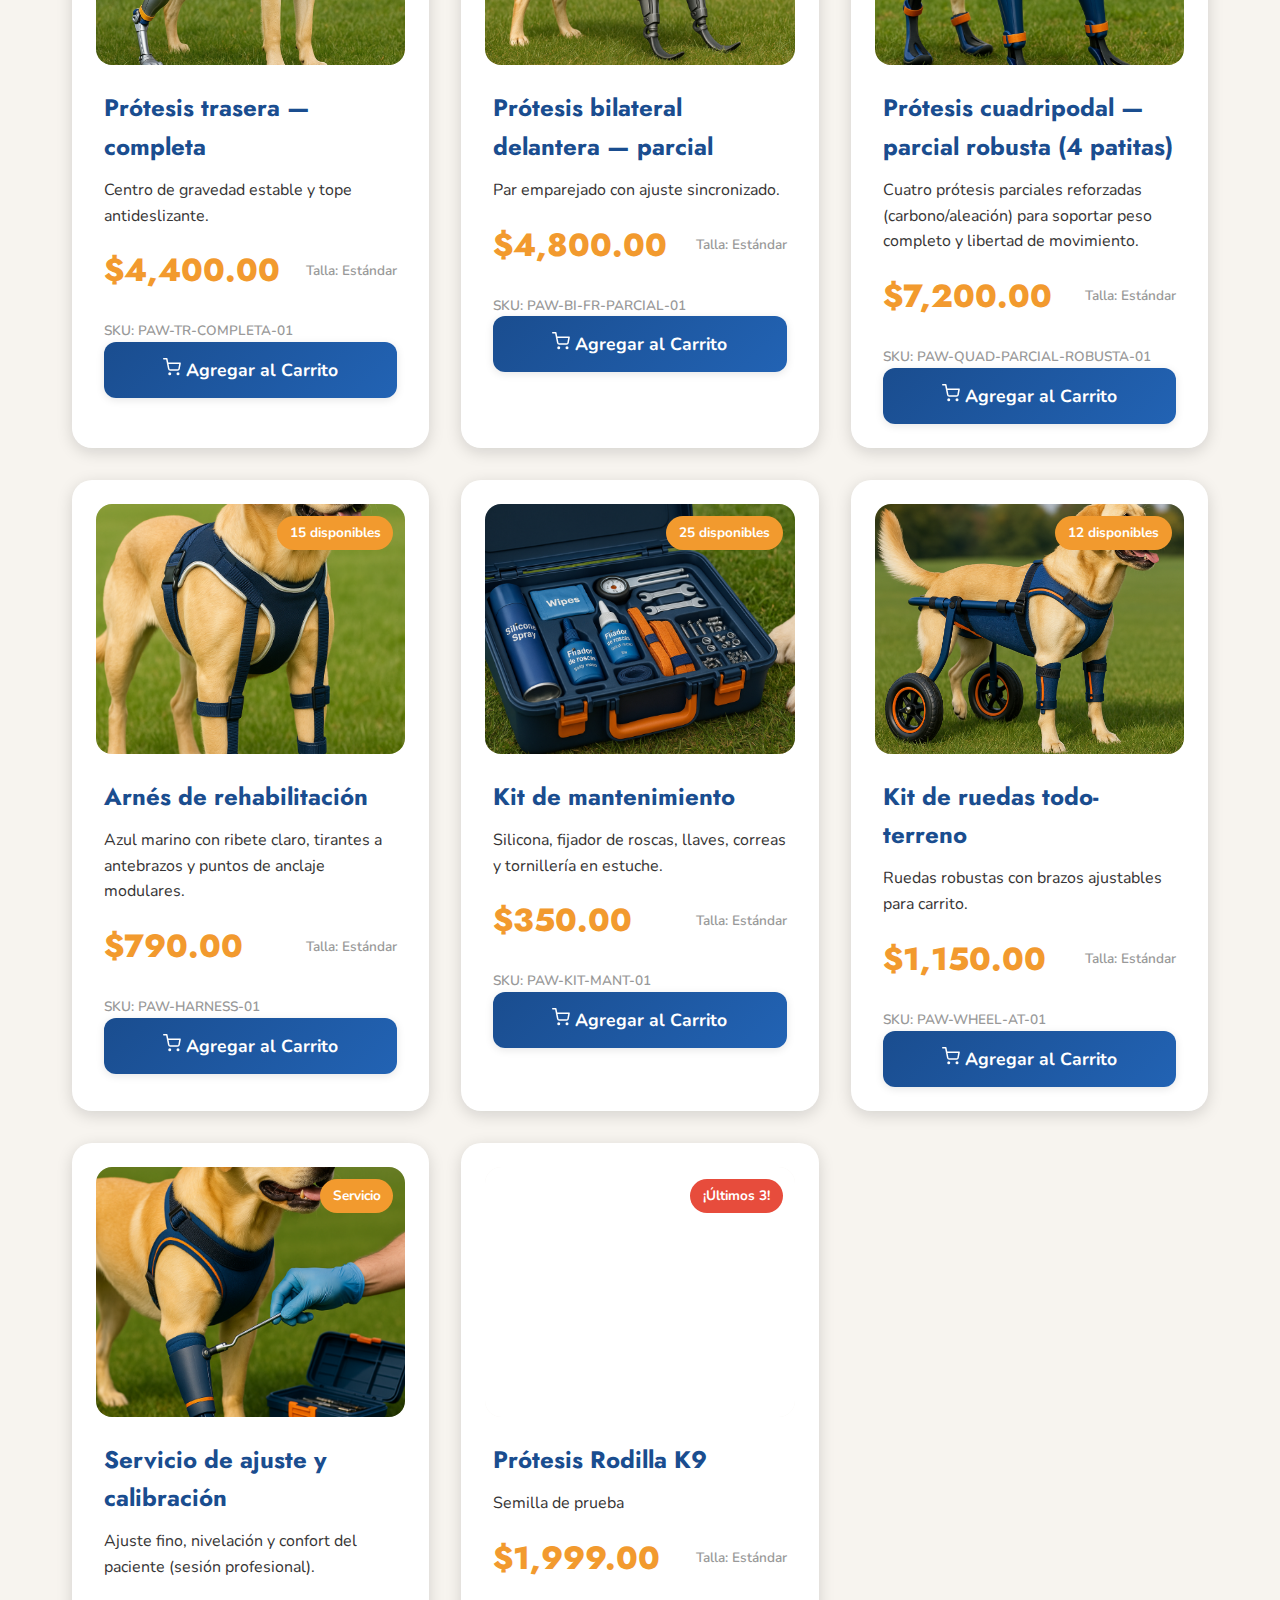
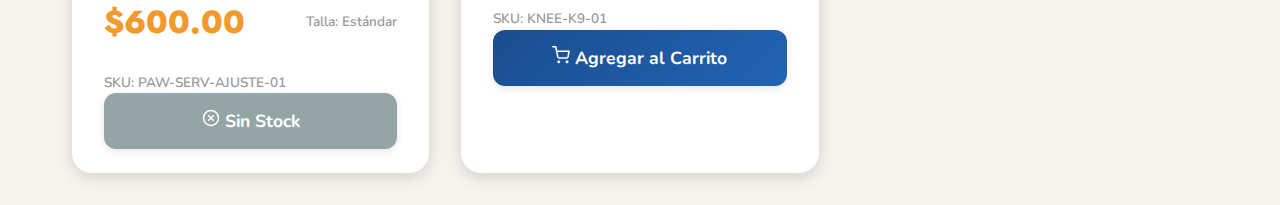
<file: test-catalog.html>
<!DOCTYPE html>
<html lang="es">
<head>
    <meta charset="UTF-8">
    <meta name="viewport" content="width=device-width, initial-scale=1.0">
    <title>Test Catálogo - Pawssible</title>
    
    <!-- Fuentes -->
    <link rel="preconnect" href="https://fonts.googleapis.com">
    <link rel="preconnect" href="https://fonts.gstatic.com" crossorigin>
    <link href="https://fonts.googleapis.com/css2?family=Nunito:wght@300;400;600;700;800&family=Jost:wght@500;600;700;800&family=Josefin+Sans:wght@400;600;700&display=swap" rel="stylesheet">

    <!-- CSS -->
    <link rel="stylesheet" href="assets/css/protesis.css">
    <link rel="stylesheet" href="assets/css/pg-catalog.css">
    
    <style>
        body {
            background: #f7f4ef;
            padding: 2rem 0;
        }
        .test-header {
            text-align: center;
            padding: 2rem;
            background: #1a4d8f;
            color: white;
            margin-bottom: 2rem;
        }
        .test-header h1 {
            font-family: var(--font-heading);
            margin: 0;
        }
        .test-header p {
            margin: 0.5rem 0 0;
            opacity: 0.9;
        }
        .test-info {
            background: white;
            padding: 1.5rem;
            border-radius: 12px;
            margin: 2rem auto;
            max-width: 800px;
            box-shadow: 0 4px 16px rgba(13, 13, 13, 0.15);
        }
        .test-info h2 {
            font-family: var(--font-heading);
            color: #1a4d8f;
            margin-top: 0;
        }
        .test-info code {
            background: #f7f4ef;
            padding: 0.2rem 0.5rem;
            border-radius: 4px;
            font-family: monospace;
        }
        .clear-storage-btn {
            background: #e74c3c;
            color: white;
            border: none;
            padding: 1rem 2rem;
            border-radius: 12px;
            font-weight: 700;
            cursor: pointer;
            margin: 1rem 0;
        }
        .clear-storage-btn:hover {
            background: #c0392b;
        }
    </style>
</head>
<body>
    <div class="test-header">
        <h1>🧪 Prueba del Catálogo PG v3.2</h1>
        <p>Verificación de estilos y funcionalidad del sistema de catálogo con localStorage</p>
    </div>

    <div class="container">
        <div class="test-info">
            <h2>📋 Instrucciones de Prueba</h2>
            <ol style="line-height: 2;">
                <li>Los 10 productos deberían cargarse automáticamente desde el seed inicial</li>
                <li>Presiona <code>Ctrl + Alt + A</code> para mostrar/ocultar el panel de administración</li>
                <li>O agrega <code>?admin=1</code> a la URL</li>
                <li>Cuando el panel de admin esté visible, verás botones "Editar" y "Eliminar" en cada tarjeta</li>
                <li>Agrega un nuevo producto y verifica que tenga el mismo formato que los otros 10</li>
            </ol>
            
            <button class="clear-storage-btn" onclick="clearStorageAndReload()">
                🗑️ Limpiar localStorage y recargar
            </button>
            
            <p style="margin-top: 1rem; color: #666; font-size: 0.9rem;">
                <strong>Nota:</strong> Si ya tienes datos en localStorage, presiona el botón de arriba para empezar de nuevo con los 10 productos originales.
            </p>
        </div>
    </div>

    <!-- Catálogo PG -->
    <section class="container" id="catalog-root" style="margin-top: 2rem;">
        <h2 class="section-title" style="font-family: var(--font-heading); font-size: 2.5rem; color: #1a4d8f; text-align: center; margin-bottom: 2rem;">
            Catálogo de Prótesis
        </h2>
        <div id="pg-catalog-grid" class="protesis-grid"></div>
    </section>

    <!-- Seed de 10 productos -->
    <script id="pg-default-catalog" type="application/json">[
        {
            "id": "paw-001",
            "name": "Prótesis delantera — parcial",
            "sku": "PAW-FR-PARCIAL-01",
            "category": "protesis",
            "price": 2500.00,
            "stock": 10,
            "image": "assets/images/catalog/protesis-frontal-parcial-01.png",
            "description": "Socket ligero con soporte rígido y correas dobles."
        },
        {
            "id": "paw-002",
            "name": "Prótesis trasera — parcial",
            "sku": "PAW-TR-PARCIAL-01",
            "category": "protesis",
            "price": 2600.00,
            "stock": 8,
            "image": "assets/images/catalog/protesis-trasera-parcial-01.png",
            "description": "Acolchado en zonas de contacto y refuerzos de apoyo."
        },
        {
            "id": "paw-003",
            "name": "Prótesis delantera — completa",
            "sku": "PAW-FR-COMPLETA-01",
            "category": "protesis",
            "price": 4200.00,
            "stock": 6,
            "image": "assets/images/catalog/protesis-frontal-completa-01.png",
            "description": "Con articulación simulada para marcha natural."
        },
        {
            "id": "paw-004",
            "name": "Prótesis trasera — completa",
            "sku": "PAW-TR-COMPLETA-01",
            "category": "protesis",
            "price": 4400.00,
            "stock": 5,
            "image": "assets/images/catalog/protesis-trasera-completa-01.png",
            "description": "Centro de gravedad estable y tope antideslizante."
        },
        {
            "id": "paw-005",
            "name": "Prótesis bilateral delantera — parcial",
            "sku": "PAW-BI-FR-PARCIAL-01",
            "category": "protesis",
            "price": 4800.00,
            "stock": 3,
            "image": "assets/images/catalog/protesis-bilateral-frontal-parcial-01.png",
            "description": "Par emparejado con ajuste sincronizado."
        },
        {
            "id": "paw-006",
            "name": "Prótesis cuadripodal — parcial robusta (4 patitas)",
            "sku": "PAW-QUAD-PARCIAL-ROBUSTA-01",
            "category": "protesis",
            "price": 7200.00,
            "stock": 2,
            "image": "assets/images/catalog/protesis-cuatripodal-robusta-01.png",
            "description": "Cuatro prótesis parciales reforzadas (carbono/aleación) para soportar peso completo."
        },
        {
            "id": "paw-007",
            "name": "Arnés de rehabilitación",
            "sku": "PAW-HARNESS-01",
            "category": "accesorio",
            "price": 790.00,
            "stock": 15,
            "image": "assets/images/catalog/accesorio-arnes-01.png",
            "description": "Azul marino con ribete claro, tirantes a antebrazos y puntos de anclaje modulares."
        },
        {
            "id": "paw-008",
            "name": "Kit de mantenimiento",
            "sku": "PAW-KIT-MANT-01",
            "category": "accesorio",
            "price": 350.00,
            "stock": 25,
            "image": "assets/images/catalog/accesorio-kit-mantenimiento-01.png",
            "description": "Silicona, fijador de roscas, llaves, correas y tornillería en estuche."
        },
        {
            "id": "paw-009",
            "name": "Kit de ruedas todo-terreno",
            "sku": "PAW-WHEEL-AT-01",
            "category": "accesorio",
            "price": 1150.00,
            "stock": 12,
            "image": "assets/images/catalog/accesorio-rueda-tt-01.png",
            "description": "Ruedas robustas con brazos ajustables para carrito."
        },
        {
            "id": "paw-010",
            "name": "Servicio de ajuste y calibración",
            "sku": "PAW-SERV-AJUSTE-01",
            "category": "servicio",
            "price": 600.00,
            "stock": null,
            "image": "assets/images/catalog/servicio-ajuste-01.png",
            "description": "Ajuste fino, nivelación y confort del paciente (sesión profesional)."
        }
    ]</script>

    <!-- Scripts -->
    <script src="assets/js/pg-catalog.js"></script>
    <script>
        function clearStorageAndReload() {
            if (confirm('¿Estás seguro? Esto eliminará todos los datos del catálogo y recargará con los 10 productos originales.')) {
                localStorage.removeItem('pg_catalog_v3');
                location.reload();
            }
        }

        document.addEventListener('DOMContentLoaded', function() {
            var params = new URLSearchParams(location.search);
            if (params.get('admin') === '1') {
                // El panel ya se mostrará automáticamente
                console.log('✅ Modo administrador activado');
            }
            
            // Mensaje de bienvenida en consola
            console.log('🐾 Catálogo PG v3.2 - Sistema de prueba cargado');
            console.log('📦 Productos en localStorage:', localStorage.getItem('pg_catalog_v3') ? 'SI' : 'NO (se cargará seed)');
        });
    </script>
</body>
</html>
</file>
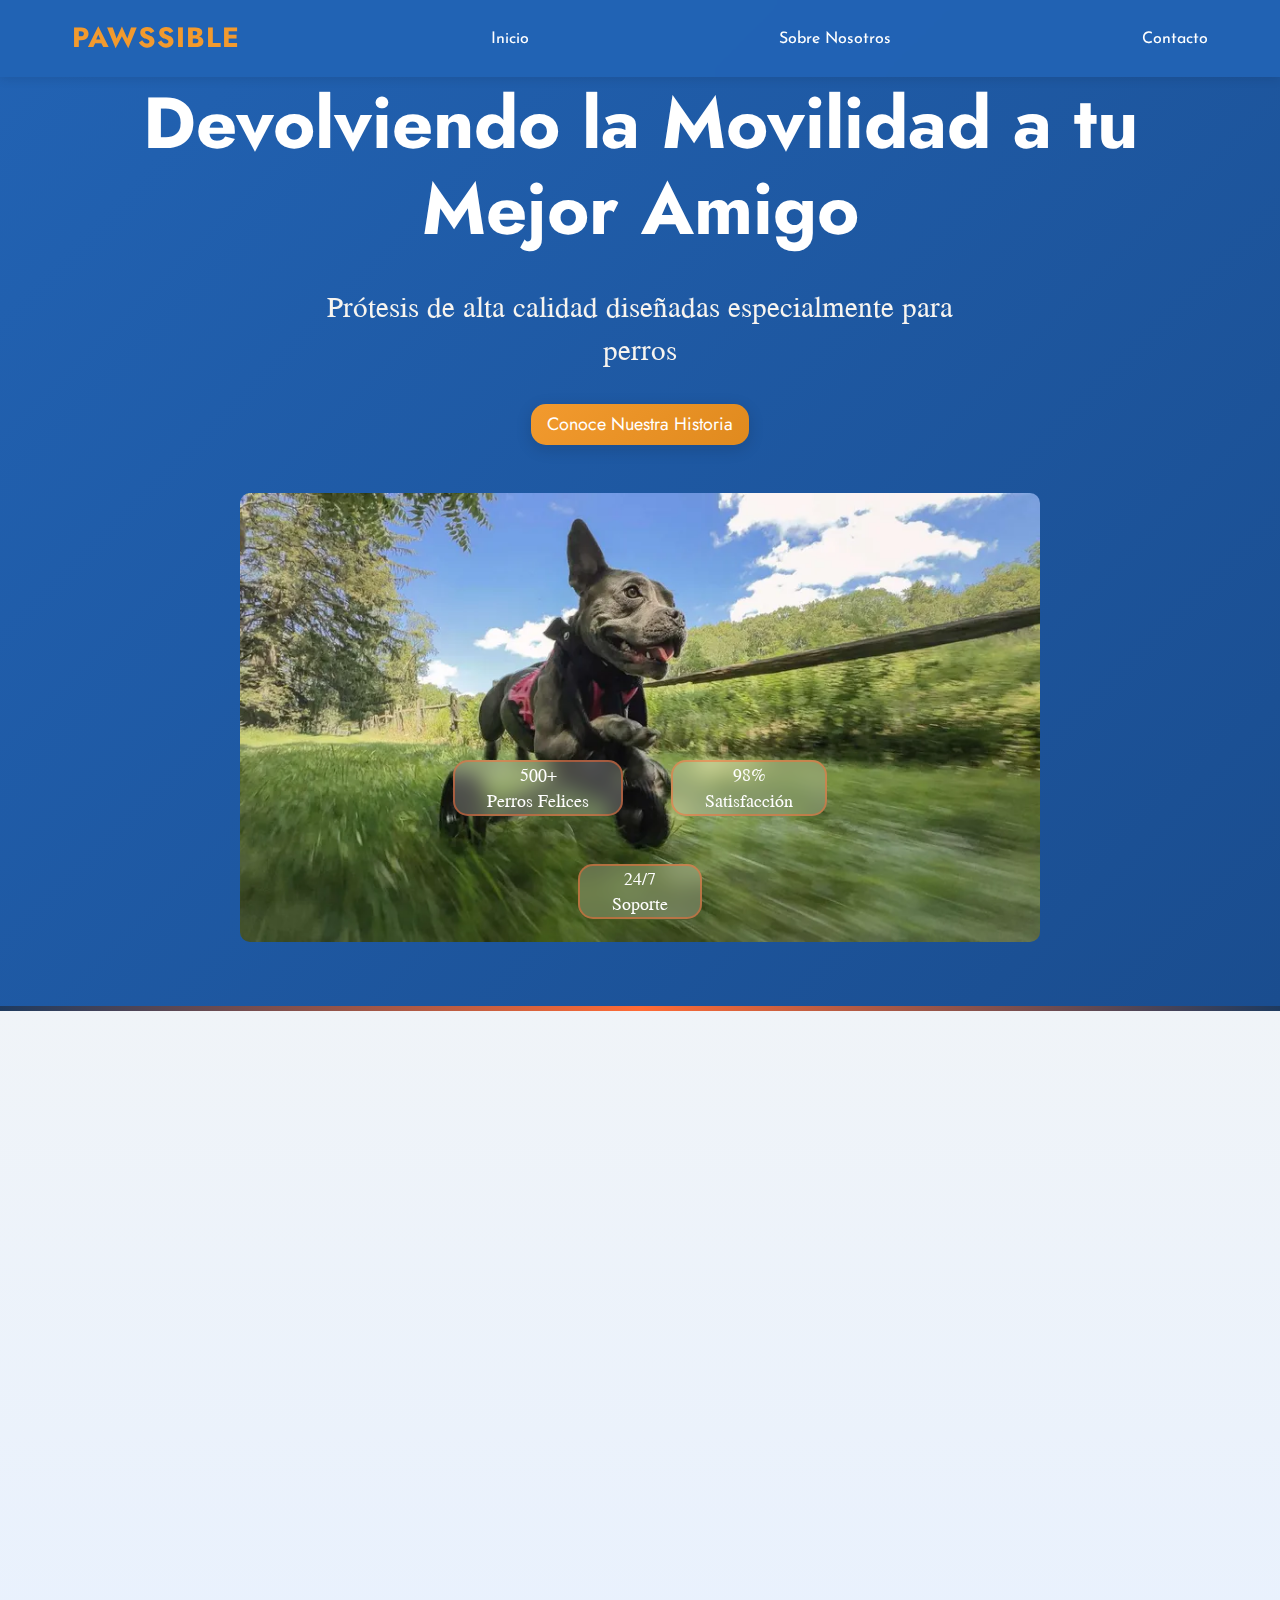
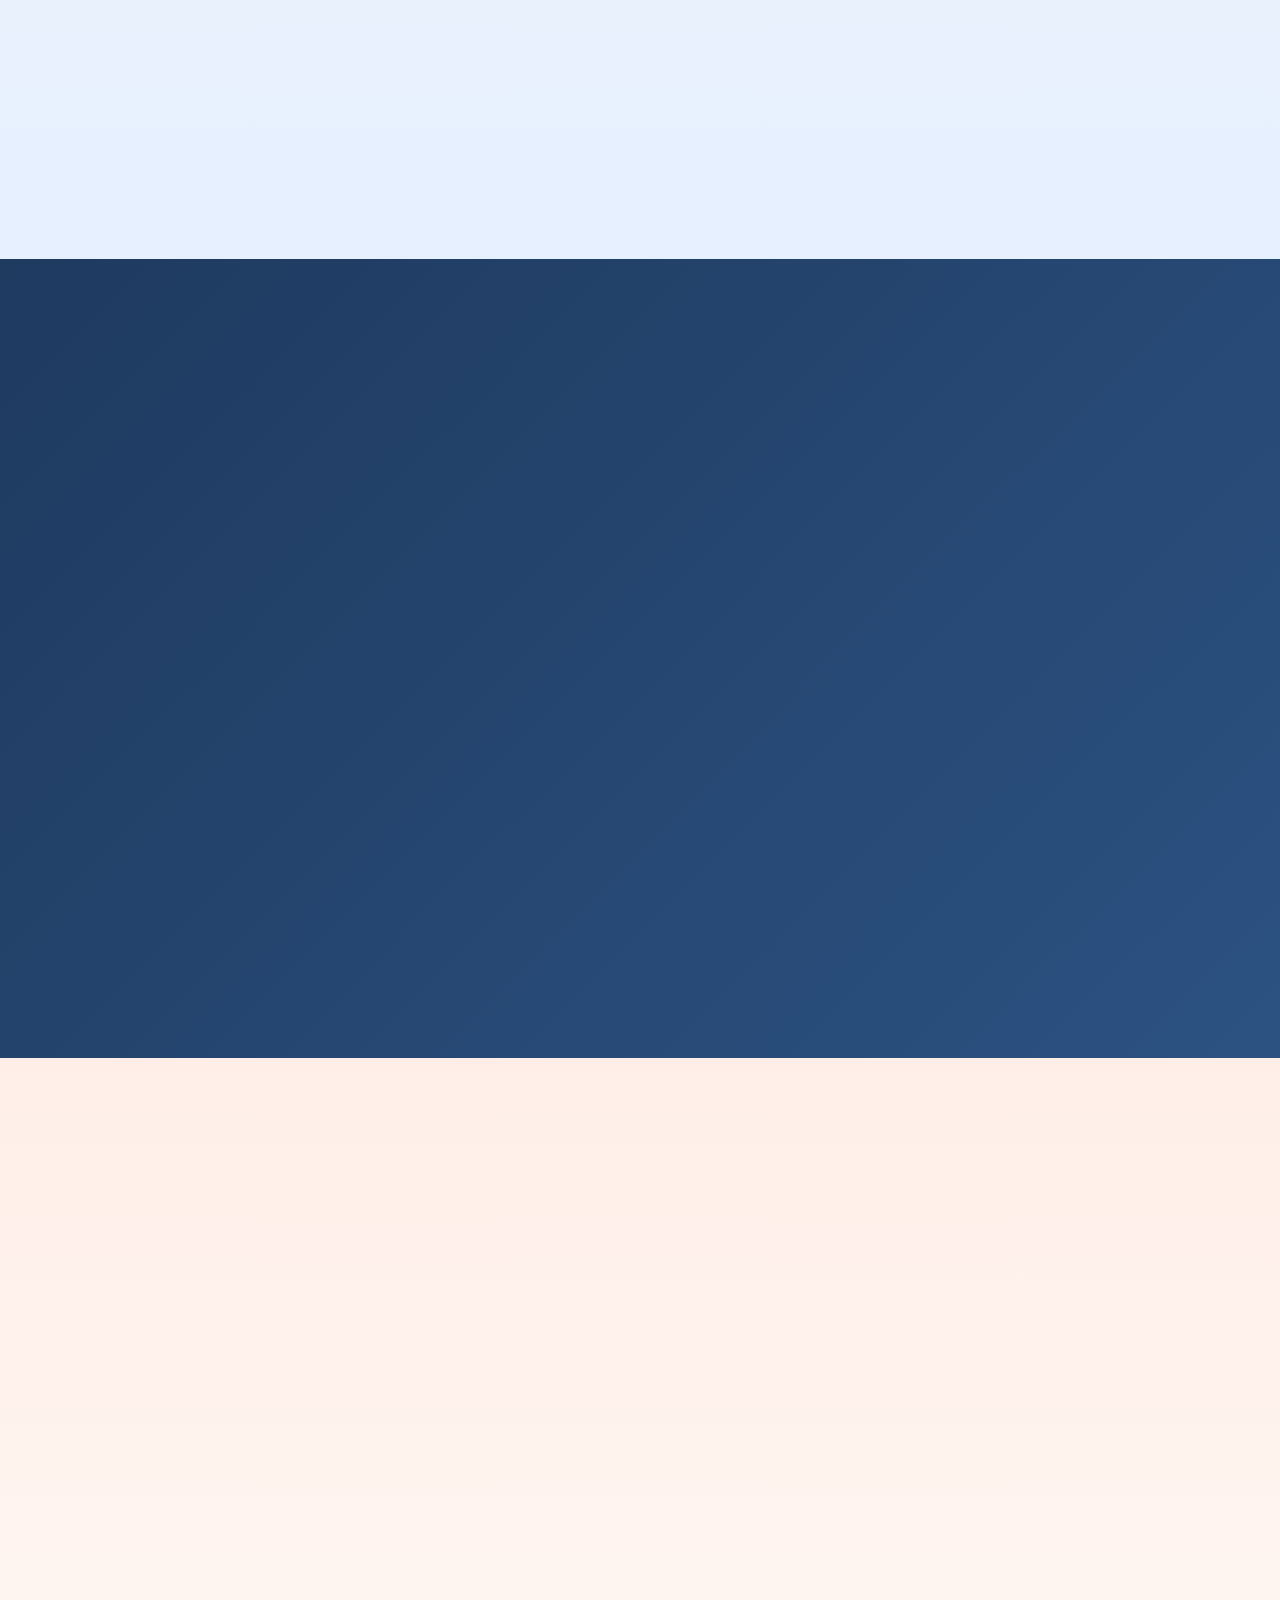
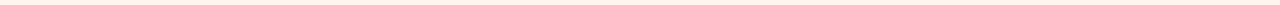
<file: test.html>
<!DOCTYPE html>
<html lang="es">
<head>
    <meta charset="UTF-8">
    <meta name="viewport" content="width=device-width, initial-scale=1.0">
    <title>Pawssible - Prótesis para Perros</title>
    <link rel="preconnect" href="https://fonts.googleapis.com">
    <link rel="preconnect" href="https://fonts.gstatic.com" crossorigin>
    <link href="https://fonts.googleapis.com/css2?family=Jomolhari&family=Jost:wght@500;700&family=Josefin+Sans:wght@300;400;700&display=swap" rel="stylesheet">
    <link rel="stylesheet" href="stylesLanding.css">
</head>
<body>
    <nav class="navbarlanding">
        <div class="container">
            <div class="nav-content">
                <div class="logo">
                    <span class="logo-text">Pawssible</span>
                </div>
                <ul class="nav-links">
                    <li><a href="landing-page.html" class="nav-link active">Inicio</a></li>
                </ul>
                <ul class="nav-links">
                    <li><a href="sobre-nosotros.html" class="nav-link active">Sobre Nosotros</a></li>
                </ul>
                <ul class="nav-links">
                    <li><a href="restodelinkdeIsaac.html" class="nav-link active">Contacto</a></li>
                </ul>
            </div>
        </div>
    </nav>

    <section class="herolanding">
        <div class="hero-container">
            <div class="hero-text">
                <h1 class="hero-title" data-aos="fade-up" data-aos-duration="1000">
                    Devolviendo la Movilidad a tu Mejor Amigo
                </h1>
                <p class="hero-description" data-aos="fade-up" data-aos-duration="1200" data-aos-delay="300">
                    Prótesis de alta calidad diseñadas especialmente para perros
                </p>
                <a href="#historia" class="btn-primary" data-aos="zoom-in" data-aos-duration="800" data-aos-delay="600">
                    Conoce Nuestra Historia
                </a>
            </div>

            <div class="stats-image" data-aos="fade-up" data-aos-duration="1000">
                <img src="images/runningDog.png" alt="Perro con prótesis" />
                <div class="stats">
                    <div class="stat-item">
                        <div class="stat-number">500+</div>
                        <div class="stat-label">Perros Felices</div>
                    </div>
                    <div class="stat-item">
                        <div class="stat-number">98%</div>
                        <div class="stat-label">Satisfacción</div>
                    </div>
                    <div class="stat-item">
                        <div class="stat-number">24/7</div>
                        <div class="stat-label">Soporte</div>
                    </div>
                </div>
            </div>
        </div>
    </section>

    <section class="features">
        <h2 class="section-title" data-aos="fade-up" data-aos-duration="800">¿Por Qué Elegirnos?</h2>
        <div class="features-grid">
            <div class="feature-card" data-aos="fade-up" data-aos-delay="100">
                <div class="feature-icon">🏆</div>
                <h3>Calidad Premium</h3>
                <p>Materiales de grado médico certificados para máxima durabilidad y comodidad</p>
            </div>
            <div class="feature-card" data-aos="fade-up" data-aos-delay="200">
                <div class="feature-icon">🎯</div>
                <h3>Diseño Personalizado</h3>
                <p>Cada prótesis se adapta perfectamente a las necesidades específicas de tu mascota</p>
            </div>
            <div class="feature-card" data-aos="fade-up" data-aos-delay="300">
                <div class="feature-icon">💙</div>
                <h3>Atención Veterinaria</h3>
                <p>Equipo de veterinarios especializados disponibles para consultas</p>
            </div>
            <div class="feature-card" data-aos="fade-up" data-aos-delay="400">
                <div class="feature-icon">🚚</div>
                <h3>Envío Rápido</h3>
                <p>Entrega express en 24-48 horas a todo el país</p>
            </div>
            <div class="feature-card" data-aos="fade-up" data-aos-delay="500">
                <div class="feature-icon">🔧</div>
                <h3>Mantenimiento</h3>
                <p>Servicio de ajuste y mantenimiento gratuito durante el primer año</p>
            </div>
            <div class="feature-card" data-aos="fade-up" data-aos-delay="600">
                <div class="feature-icon">💰</div>
                <h3>Garantía Total</h3>
                <p>Garantía de satisfacción de 90 días o te devolvemos tu dinero</p>
            </div>
        </div>
    </section>

    <section class="products" id="productos">
        <h2 class="section-title" data-aos="fade-up" data-aos-duration="800">Nuestros Productos</h2>
        <div class="products-grid">
            <div class="product-card" data-aos="fade-left" data-aos-delay="100">
                <img src="/images/frontLeg.jpg" alt="Prótesis Delantera" class="product-image">
                <div class="product-info">
                    <h3>Prótesis Pata Delantera</h3>
                    <p>Diseño ergonómico para máxima movilidad</p>
                    <div class="product-price">$299.99</div>
                    <button class="product-btn">Agregar al Carrito</button>
                </div>
            </div>
            <div class="product-card" data-aos="fade-left" data-aos-delay="200">
                <img src="/images/backLeg.jpg" alt="Prótesis Trasera" class="product-image">
                <div class="product-info">
                    <h3>Prótesis Pata Trasera</h3>
                    <p>Soporte óptimo para patas posteriores</p>
                    <div class="product-price">$349.99</div>
                    <button class="product-btn">Agregar al Carrito</button>
                </div>
            </div>
            <div class="product-card" data-aos="fade-left" data-aos-delay="300">
                <img src="/images/kit.jpg" alt="Kit Completo" class="product-image">
                <div class="product-info">
                    <h3>Kit de Accesorios</h3>
                    <p>Incluye fundas, almohadillas y herramientas</p>
                    <div class="product-price">$89.99</div>
                    <button class="product-btn">Agregar al Carrito</button>
                </div>
            </div>
        </div>
    </section>

    <section class="testimonials">
        <h2 class="section-title" data-aos="fade-up" data-aos-duration="800">Lo Que Dicen Nuestros Clientes</h2>
        <div class="testimonials-grid">
            <div class="testimonial-card" data-aos="zoom-in" data-aos-delay="100">
                <p class="testimonial-text">"Gracias a Pawssibles, mi perro Max volvió a correr como antes. La calidad es excepcional y el servicio al cliente es increíble."</p>
                <p class="testimonial-author">- María González</p>
                <div class="rating">⭐⭐⭐⭐⭐</div>
            </div>
            <div class="testimonial-card" data-aos="zoom-in" data-aos-delay="200">
                <p class="testimonial-text">"La prótesis se adaptó perfectamente a mi Golden Retriever. El equipo fue muy profesional durante todo el proceso."</p>
                <p class="testimonial-author">- Carlos Ramírez</p>
                <div class="rating">⭐⭐⭐⭐⭐</div>
            </div>
            <div class="testimonial-card" data-aos="zoom-in" data-aos-delay="300">
                <p class="testimonial-text">"No puedo creer la diferencia que ha hecho en la vida de Luna. Ahora puede jugar con otros perros sin problemas."</p>
                <p class="testimonial-author">- Ana Martínez</p>
                <div class="rating">⭐⭐⭐⭐⭐</div>
            </div>
        </div>
    </section>
    
    <script>
        // ===== FUNCIONALIDAD AOS (ANIMATE ON SCROLL) =====
        class AOS {
            constructor() {
                this.animatedElements = [];
                this.throttleTimeout;
                this.init();
            }

            init() {
                this.refresh();
                window.addEventListener('scroll', () => this.throttleScrollHandler());
                window.addEventListener('resize', () => this.throttleScrollHandler());
                // Trigger initial check after a small delay
                setTimeout(() => this.handleScroll(), 100);
            }

            throttleScrollHandler() {
                if (this.throttleTimeout) {
                    clearTimeout(this.throttleTimeout);
                }
                this.throttleTimeout = setTimeout(() => this.handleScroll(), 10);
            }

            refresh() {
                // Modificado para que solo considere elementos con data-aos si no están dentro de herolanding
                this.animatedElements = Array.from(document.querySelectorAll('section:not(.herolanding) [data-aos], .herolanding [data-aos]')).map(element => ({
                    element: element,
                    offset: this.getOffset(element),
                    delay: parseInt(element.getAttribute('data-aos-delay')) || 0,
                    once: element.getAttribute('data-aos-once') !== 'false'
                }));
            }

            getOffset(element) {
                const rect = element.getBoundingClientRect();
                return {
                    top: rect.top + window.pageYOffset,
                    bottom: rect.bottom + window.pageYOffset
                };
            }

            handleScroll() {
                const windowTop = window.pageYOffset;
                const windowBottom = windowTop + window.innerHeight;
                
                this.animatedElements.forEach(item => {
                    const { element, offset, delay, once } = item;
                    
                    // Calculate trigger point (when 80% of element is visible)
                    const triggerPoint = offset.top + (element.offsetHeight * 0.2);
                    
                    if (triggerPoint <= windowBottom && !element.classList.contains('aos-animate')) {
                        // Apply delay if specified
                        if (delay > 0) {
                            setTimeout(() => {
                                if (!element.classList.contains('aos-animate')) {
                                    element.classList.add('aos-animate');
                                }
                            }, delay);
                        } else {
                            element.classList.add('aos-animate');
                        }
                    } else if (!once && offset.bottom < windowTop) {
                        // Reset animation if element is above viewport (unless once is true)
                        element.classList.remove('aos-animate');
                    }
                });
            }
        }

        // Initialize AOS
        document.addEventListener('DOMContentLoaded', function() {
            new AOS();
        });

        // Smooth scroll para navegación
        document.querySelectorAll('a[href^="#"]').forEach(anchor => {
            anchor.addEventListener('click', function (e) {
                e.preventDefault();
                const target = document.querySelector(this.getAttribute('href'));
                if (target) {
                    target.scrollIntoView({
                        behavior: 'smooth',
                        block: 'start'
                    });
                }
            });
        });

        // Navbar scroll effect
        window.addEventListener('scroll', function() {
            const navbar = document.querySelector('.navbarlanding'); // Corregido a .navbarlanding
            if (window.scrollY > 50) {
                navbar.classList.add('scrolled');
            } else {
                navbar.classList.remove('scrolled');
            }
        });

        // Animaciones adicionales para elementos interactivos
        document.addEventListener('DOMContentLoaded', function() {
            // Efecto hover mejorado para tarjetas
            const cards = document.querySelectorAll('.feature-card, .product-card, .testimonial-card'); // Ajustado para las tarjetas existentes
            cards.forEach(card => {
                card.addEventListener('mouseenter', function() {
                    this.style.transition = 'transform 0.3s ease-out'; // Añadido para smooth hover
                    this.style.transform = 'translateY(-10px) scale(1.02)';
                });
                
                card.addEventListener('mouseleave', function() {
                    this.style.transform = 'translateY(0) scale(1)';
                });
            });

            // Efecto parallax sutil para el hero (si lo deseas mantener, ajusta los elementos)
            // window.addEventListener('scroll', function() {
            //     const scrolled = window.pageYOffset;
            //     const heroElements = document.querySelectorAll('.hero-title, .hero-description');
            //     heroElements.forEach(element => {
            //         element.style.transform = `translateY(${scrolled * 0.2}px)`;
            //     });
            // });
        });
    </script>
</body>
</html>
</file>
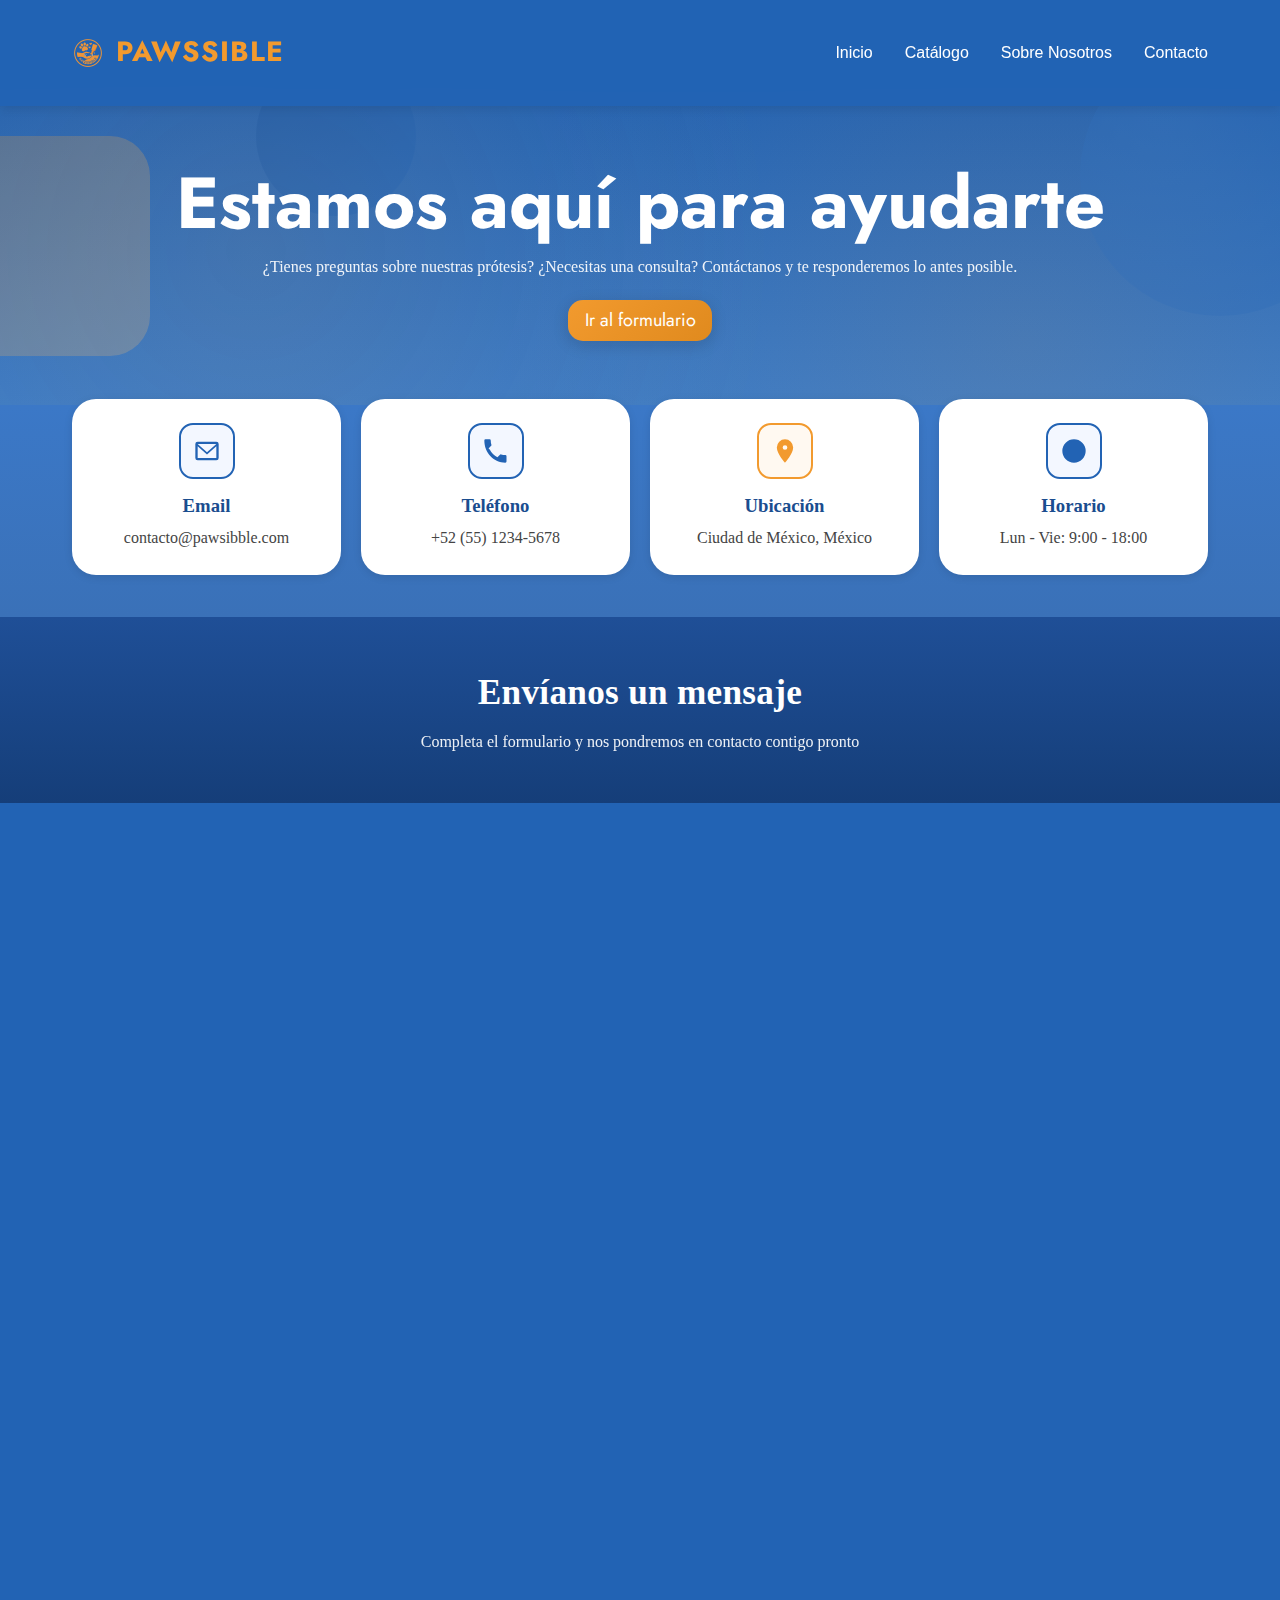
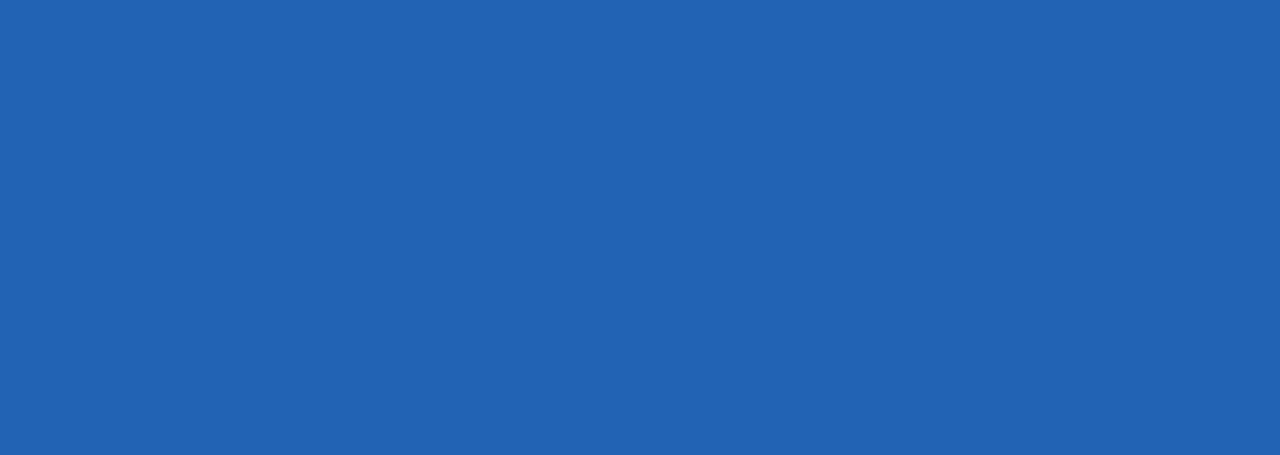
<file: Contact/contact.html>
<!doctype html>
<html lang="es">
<head>
  <meta charset="utf-8" />
  <meta name="viewport" content="width=device-width, initial-scale=1" />
  <title>Contacto — Pawssible</title>

  <!-- Fuentes similares al index-->
  <link rel="preconnect" href="https://fonts.googleapis.com">
  <link rel="preconnect" href="https://fonts.gstatic.com" crossorigin>
  <link href="https://fonts.googleapis.com/css2?family=Jost:wght@500;700;800&display=swap" rel="stylesheet">

  <link rel="stylesheet" href="contact.css" />
  <!-- Incluimos estilos de la landing para reutilizar la barra de navegación -->
  <link rel="stylesheet" href="../stylesLanding.css" />
</head>
<body>
  <!-- Barra de navegación principal para página de contacto -->
  <nav class="navbarlanding">
    <div class="container">
      <div class="nav-content">
        <!-- Logo e imagen: utilizar ruta relativa desde el directorio Contact hacia la carpeta images -->
        <div class="logo">
          <img src="../images/logo.webp" alt="Logo Pawssible" class="logo-img">
          <span class="logo-text">PAWSSIBLE</span>
        </div>
        <!-- Enlaces completos: añadimos la página Sobre Nosotros para mantener consistencia -->
        <ul class="nav-links">
          <li><a href="../index.html" class="nav-link">Inicio</a></li>
          <li><a href="../landing-page.html" class="nav-link">Catálogo</a></li>
          <li><a href="../sobre-nosotros.html" class="nav-link">Sobre Nosotros</a></li>
          <li><a href="contact.html" class="nav-link">Contacto</a></li>
        </ul>
      </div>
    </div>
  </nav>
  <!-- 
  <nav class="navbar">
    <div class="container nav-content">
      <a class="logo" href="index.html" aria-label="Pawssible - Inicio">
        <img src="images/logo.webp" alt="Logo Pawssible" class="logo-img">
        <span class="logo-text">Pawssible</span>
      </a>

      <button class="hamburger" aria-label="Menú">
        <span class="hamburger-line"></span>
        <span class="hamburger-line"></span>
        <span class="hamburger-line"></span>
      </button>

      <ul class="nav-links">
        <li><a href="sobre-nosotros.html" class="nav-link">Sobre Nosotros</a></li>
        <li><a href="#contact" class="btn-cta nav-cta">Contacto</a></li>
      </ul>
    </div>
  </nav>
  <div class="menu-overlay" aria-hidden="true"></div>
-->
  <main>
    <!-- Hero de contact-->
    <section class="hero">
      <div class="container hero-inner" data-reveal>
        <h1 class="hero-title">
          <span class="title-white">Estamos aquí para ayudarte</span>
        </h1>
        <p class="hero-subtitle">
          ¿Tienes preguntas sobre nuestras prótesis? ¿Necesitas una consulta? Contáctanos y te responderemos lo antes posible.
        </p>
        <a href="#contact" class="btn-primary">Ir al formulario</a>
      </div>

      <!-- Figuras -->
      <div class="hero-ball" aria-hidden="true"></div>
      <div class="hero-shape hero-shape-1" aria-hidden="true"></div>
      <div class="hero-shape hero-shape-2" aria-hidden="true"></div>
    </section>

    <!-- TARJETAS de contacto-->
    <section class="info-cards" data-reveal>
      <div class="container cards-grid">
        <article class="card">
          <div class="card-icon">
            <!-- sobre -->
            <svg viewBox="0 0 24 24" aria-hidden="true"><path d="M20 4H4a2 2 0 0 0-2 2v12a2
             2 0 0 0 2 2h16a2 2 0 0 0 2-2V6a2
             2 0 0 0-2-2Zm0 2v.01L12 13 4 6.01V6h16ZM4 18V8l8 7 8-7v10H4Z"/></svg>
          </div>
          <h3 class="card-title">Email</h3>
          <p class="card-text">contacto@pawsibble.com</p>
        </article>

        <article class="card">
          <div class="card-icon">
            <!-- teléfono -->
            <svg viewBox="0 0 24 24" aria-hidden="true"><path d="M6.62 10.79a15.053 15.053 0 0 0
             6.59 6.59l2.2-2.2a1 1 0 0 1 1.01-.24c1.11.37 2.31.57 3.58.57a1
             1 0 0 1 1 1V21a1 1 0 0 1-1 1C10.3 22 2 13.7 2 3a1 1 0 0 1 1-1h3.5a1
             1 0 0 1 1 1c0 1.27.2 2.47.57 3.58a1 1 0 0 1-.25 1.01l-2.2 2.2Z"/></svg>
          </div>
          <h3 class="card-title">Teléfono</h3>
          <p class="card-text">+52 (55) 1234-5678</p>
        </article>

        <article class="card">
          <div class="card-icon card-icon--accent">
            <!-- pin -->
            <svg viewBox="0 0 24 24" aria-hidden="true"><path d="M12 2a7 7 0 0 0-7 7c0
             5.25 7 13 7 13s7-7.75 7-13a7 7 0 0 0-7-7Zm0
             9a2 2 0 1 1 0-4 2 2 0 0 1 0 4Z"/></svg>
          </div>
          <h3 class="card-title">Ubicación</h3>
          <p class="card-text">Ciudad de México, México</p>
        </article>

        <article class="card">
          <div class="card-icon">
            <!-- reloj -->
            <svg viewBox="0 0 24 24" aria-hidden="true"><path d="M12 2a10 10 0 1 0 10 10A10
             10 0 0 0 12 2Zm1 11h4a1 1 0 0 0 0-2h-3V7a1 1 0 0 0-2 0v5a1 1 0 0 0 1 1Z"/></svg>
          </div>
          <h3 class="card-title">Horario</h3>
          <p class="card-text">Lun - Vie: 9:00 - 18:00</p>
        </article>
      </div>
    </section>

    <!-- Envíanos un mensaje -->
    <section class="band band--primary-deep" data-reveal>
      <div class="container band-inner">
        <h2 class="band-title">Envíanos un mensaje</h2>
        <p class="band-subtitle">Completa el formulario y nos pondremos en contacto contigo pronto</p>
      </div>
    </section>

    <!-- FORMULARIO -->
    <section id="contact" class="contact" data-reveal>
      <div class="container">
        <div class="contact-wrapper">
          <form class="contact-form" id="contactForm" novalidate>
            <div class="form-row">
              <div class="form-group">
                <label class="form-label" for="name">Nombre completo *</label>
                <input id="name" name="name" type="text" class="form-input" placeholder="Juan Pérez" required>
                <small class="form-hint" data-error="name"></small>
              </div>
              <div class="form-group">
                <label class="form-label" for="email">Email *</label>
                <input id="email" name="email" type="email" class="form-input" placeholder="juan@email.com" required>
                <small class="form-hint" data-error="email"></small>
              </div>
            </div>

            <div class="form-row">
              <div class="form-group">
                <label class="form-label" for="phone">Teléfono</label>
                <input id="phone" name="phone" type="tel" class="form-input" placeholder="+52 55 1234 5678">
              </div>
              <div class="form-group">
                <label class="form-label" for="petType">Tipo de mascota</label>
                <select id="petType" name="petType" class="form-input">
                  <option value="" selected>Selecciona una opción</option>
                  <option>Perro</option>
                  <option>Gato</option>
                  <option>Otra</option>
                </select>
              </div>
            </div>

            <div class="form-row">
              <div class="form-group form-group-full">
                <label class="form-label" for="topic">Asunto *</label>
                <input id="topic" name="topic" class="form-input" placeholder="Consulta / Cotización / Soporte" required>
                <small class="form-hint" data-error="topic"></small>
              </div>
            </div>

            <div class="form-row">
              <div class="form-group form-group-full">
                <label class="form-label" for="message">Mensaje *</label>
                <textarea id="message" name="message" class="form-textarea" rows="5" placeholder="Cuéntanos cómo podemos ayudarte..." required></textarea>
                <small class="form-hint" data-error="message"></small>
              </div>
            </div>

            <button type="submit" class="btn btn-primary btn-full" id="submitBtn">
              <span class="btn-text">Enviar Mensaje</span>
              <span class="btn-spinner" aria-hidden="true"></span>
            </button>
            <p class="form-status" id="formStatus" role="status" aria-live="polite"></p>
          </form>
        </div>
      </div>
    </section>

    <!-- ENCUÉNTRANOS -->
    <section class="location" data-reveal>
      <div class="container">
        <div class="location-card">
          <div class="location-icon">
            <svg viewBox="0 0 24 24" aria-hidden="true"><path d="M12 2a7 7 0 0 0-7 7c0
             5.25 7 13 7 13s7-7.75 7-13a7 7 0 0 0-7-7Zm0
             9a2 2 0 1 1 0-4 2 2 0 0 1 0 4Z"/></svg>
          </div>
          <h3 class="location-title">Ciudad de México, México</h3>
          <p class="location-text">Av. Insurgentes Sur 1234, Col. Del Valle</p>
        </div>
      </div>
    </section>

    <!-- SÍGUENOS -->
    <section class="band band--secondary" data-reveal>
      <div class="container band-inner">
        <h2 class="band-title">Síguenos en redes sociales</h2>
        <p class="band-subtitle">Mantente al día con nuestras historias de éxito y novedades</p>
        <div class="social-rounds">
          <a href="#" class="social-round" aria-label="Facebook">f</a>
          <a href="#" class="social-round" aria-label="LinkedIn">in</a>
          <a href="mailto:contacto@pawsibble.com" class="social-round" aria-label="Email">@</a>
          <a href="#" class="social-round" aria-label="YouTube/Video">▶</a>
        </div>
      </div>
    </section>
  </main>

 <!-- <footer class="footer-mini">
    <div class="container">
      <p>© 2025 Pawssible — Todos los derechos reservados.</p>
    </div>
  </footer>
-->
  <script src="contact.js"></script>
</body>
</html>
</file>
<file: assets/css/contact.css>
/* ===== VARIABLES UNIFICADAS ===== */
:root {
    /* Paleta del proyecto unificada */
    --color-primary: #1a4d8f;
    --color-secondary: #f29a2e;
    --color-white: #ffffff;
    --color-beige: #f7f4ef;
    --color-black: #0d0d0d;
    --color-primary-dark: #123a6b;
    --color-primary-light: #2263b4;

    /* Tipografía: Jost para títulos, Nunito para contenido */
    --font-heading: "Jost", sans-serif;
    --font-body: "Nunito", sans-serif;
    
    /* Radios y sombras */
    --radius-lg: 24px;
    --radius: 14px;
    --shadow: 0 16px 40px rgba(13, 13, 13, 0.12);
    --shadow-sm: 0 8px 24px rgba(13, 13, 13, 0.08);
    --transition: 0.3s ease;
}

/* ===== RESET MÍNIMO ===== */
* {
    box-sizing: border-box;
}

html, body {
    height: 100%;
    margin: 0;
}

body {
    font-family: var(--font-body);
    color: var(--color-black);
    background: #ffffff;
    line-height: 1.6;
}

img, svg {
    display: block;
    max-width: 100%;
}

/* ===== UTILIDADES ===== */
.container {
    max-width: 1200px;
    margin: 0 auto;
    padding: 0 2rem;
}

[data-reveal] {
    opacity: 0;
    transform: translateY(20px);
    transition: opacity 0.6s ease, transform 0.6s ease;
}

[data-reveal].is-visible {
    opacity: 1;
    transform: none;
}

/* ===== HERO (adaptado con navbar unificado) ===== */
.hero {
    position: relative;
    overflow: hidden;
    text-align: center;
    margin-top: 0;
    background: linear-gradient(180deg, var(--color-primary-light) 0%, var(--color-primary-light) 0%);
    color: #ffffff;
    padding: clamp(4rem, 8vw, 6rem) 2rem clamp(3rem, 6vw, 4.5rem);
}

.hero-inner {
    position: relative;
    z-index: 1;
    max-width: 900px;
    margin: 0 auto;
}

.hero-title {
    margin: 0 0 1rem;
    font-weight: 800;
    font-size: clamp(2rem, 1rem + 3vw, 3.5rem);
    font-family: var(--font-heading);
}

.hero-subtitle {
    margin: 0.5rem 0 2rem;
    opacity: 0.95;
    line-height: 1.7;
    font-size: clamp(1rem, 2vw, 1.25rem);
    font-family: var(--font-body);
    font-weight: 400;
}

.title-white {
    color: #ffffff;
}

.btn-primary {
    display: inline-block;
    padding: 1rem 2rem;
    border-radius: 30px;
    font-weight: 700;
    font-family: var(--font-body);
    text-decoration: none;
    background: linear-gradient(180deg, var(--color-primary-dark), #e08a1e);
    color: #fff;
    box-shadow: 0 8px 20px rgba(242, 154, 46, 0.3);
    transition: var(--transition);
}

.btn-primary:hover {
    transform: translateY(-3px);
    box-shadow: 0 12px 28px rgba(0, 0, 0, 0.4);
}

/* Figuras decorativas */
.hero-ball,
.hero-shape-1,
.hero-shape-2 {
    position: absolute;
    z-index: 0;
    filter: blur(0.5px);
    opacity: 0.2;
    pointer-events: none;
}

.hero-ball {
    width: 280px;
    height: 280px;
    border-radius: 50%;
    background: radial-gradient(circle at 30% 30%, var(--color-secondary), var(--color-secondary));
    right: -80px;
    top: -60px;
    animation: floatY 8s ease-in-out infinite;
}

.hero-shape-1 {
    width: 220px;
    height: 220px;
    border-radius: 40px;
    background: linear-gradient(135deg, var(--color-secondary), #ffc071);
    left: -70px;
    top: 40px;
    animation: floatX 10s ease-in-out infinite;
}

.hero-shape-2 {
    width: 160px;
    height: 160px;
    border-radius: 50%;
    background: linear-gradient(135deg, var(--color-secondary), var(--color-secondary));
    left: 20%;
    top: -40px;
    animation: floatXY 12s ease-in-out infinite;
}

@keyframes floatY {
    0%, 100% { transform: translateY(0); }
    50% { transform: translateY(20px); }
}

@keyframes floatX {
    0%, 100% { transform: translateX(0); }
    50% { transform: translateX(25px); }
}

@keyframes floatXY {
    0%, 100% { transform: translate(0, 0); }
    50% { transform: translate(20px, 15px); }
}

/* ===== CARDS DE INFORMACIÓN ===== */
.info-cards {
    background: linear-gradient(180deg, var(--color-primary-light) 0%, var(--color-primary-light) 100%);
    padding: clamp(2rem, 4vw, 3rem) 0 4rem;
}

.cards-grid {
    display: grid;
    gap: 2rem;
    grid-template-columns: 1fr;
    transform: translateY(-50px);
}

@media (min-width: 768px) {
    .cards-grid {
        grid-template-columns: repeat(2, 1fr);
    }
}

@media (min-width: 1024px) {
    .cards-grid {
        grid-template-columns: repeat(4, 1fr);
    }
}

.card {
    background: #fff;
    border-radius: var(--radius-lg);
    padding: 2rem;
    text-align: center;
    box-shadow: var(--shadow-sm);
    transition: transform var(--transition), box-shadow var(--transition);
}

.card:hover {
    transform: translateY(-8px);
    box-shadow: var(--shadow);
}

.card-icon {
    width: 64px;
    height: 64px;
    border-radius: 14px;
    margin: 0 auto 1rem;
    display: grid;
    place-items: center;
    color: var(--color-primary-dark);
    border: 2px solid var(--color-primary-dark);
    background: #f3f7ff;
}

.card-icon--accent {
    color: var(--color-secondary);
    border-color: var(--color-secondary);
    background: #fff9f1;
}

.card-icon svg {
    width: 32px;
    height: 32px;
    fill: currentColor;
}

.card-title {
    margin: 0.5rem 0;
    font-weight: 700;
    font-size: 1.25rem;
    color: var(--color-secondary);
    font-family: var(--font-heading);
}

.card-text {
    margin: 0;
    color: #666;
    font-size: 1rem;
    font-family: var(--font-body);
    font-weight: 400;
}

/* ===== BANDA INTERMEDIA ===== */
.band {
    padding: clamp(3rem, 5vw, 4rem) 0;
    text-align: center;
}

.band-inner {
    max-width: 900px;
    margin: 0 auto;
}

.band--primary-deep {
    background: linear-gradient(180deg, var(--color-primary-light) 0%, var(--color-primary-dark) 100%);
    color: #fff;
}

.band--secondary {
    background: linear-gradient(180deg, var(--color-primary-light) 0%, var(--color-primary-light) 100%);
    color: #fff;
}

.band-title {
    margin: 0 0 1rem;
    font-weight: 800;
    letter-spacing: 0.3px;
    font-size: clamp(1.75rem, 1rem + 2vw, 2.5rem);
    font-family: var(--font-heading);
}

.band-subtitle {
    margin: 0;
    opacity: 0.95;
    line-height: 1.7;
    font-size: clamp(1rem, 2vw, 1.2rem);
    font-family: var(--font-body);
    font-weight: 400;
}

/* ===== FORMULARIO DE CONTACTO ===== */
.contact {
    background: linear-gradient(180deg, var(--color-primary-light) 0%, var(--color-primary-light) 100%);
    padding: clamp(3rem, 5vw, 4rem) 0;
}

.contact-wrapper {
    background: #fff;
    border-radius: 30px;
    box-shadow: 0 20px 60px rgba(13, 13, 13, 0.2);
    padding: clamp(2rem, 4vw, 3rem);
    max-width: 1080px;
    margin: -60px auto 0;
}

.contact-form {
    display: grid;
    gap: 1.5rem;
}

.form-row {
    display: grid;
    gap: 1.5rem;
}

@media (min-width: 768px) {
    .form-row {
        grid-template-columns: 1fr 1fr;
    }
    
    .form-group-full {
        grid-column: 1 / -1;
    }
}

.form-group {
    display: grid;
    gap: 0.5rem;
}

.form-label {
    font-size: 0.95rem;
    font-weight: 600;
    color: var(--color-black);
    font-family: var(--font-body);
}

.form-input,
.form-textarea,
select.form-input {
    width: 100%;
    border: 2px solid #e6e9ef;
    background: #fff;
    border-radius: 16px;
    padding: 1rem 1.2rem;
    font-size: 1rem;
    font-family: var(--font-body);
    font-weight: 400;
    outline: none;
    transition: border var(--transition), box-shadow var(--transition), transform var(--transition);
}

.form-textarea {
    resize: vertical;
    min-height: 150px;
}

.form-input:focus,
.form-textarea:focus,
select.form-input:focus {
    border-color: var(--color-primary);
    box-shadow: 0 0 0 4px rgba(26, 77, 143, 0.1);
    transform: translateY(-2px);
}

.form-input::placeholder,
.form-textarea::placeholder {
    color: #a3adbb;
}

.form-hint {
    font-size: 0.85rem;
    color: #c03434;
    font-family: var(--font-body);
    min-height: 1em;
}

/* Botón del formulario */
.btn {
    display: inline-grid;
    place-items: center;
    gap: 0.5rem;
    border: 0;
    border-radius: 30px;
    padding: 1.2rem 2rem;
    font-weight: 700;
    font-size: 1.1rem;
    font-family: var(--font-body);
    cursor: pointer;
    transition: transform var(--transition), box-shadow var(--transition);
}

.btn-primary {
    background: linear-gradient(180deg, var(--color-primary-dark), var(--color-primary-dark));
    color: #fff;
    box-shadow: 0 8px 24px rgba(26, 77, 143, 0.3);
}

.btn-primary:hover {
    transform: translateY(-3px);
    box-shadow: 0 12px 32px rgba(26, 77, 143, 0.4);
}

.btn-full {
    width: 100%;
}

.btn-spinner {
    width: 20px;
    height: 20px;
    border: 3px solid rgba(255, 255, 255, 0.4);
    border-top-color: #fff;
    border-radius: 50%;
    display: none;
    animation: spin 1s linear infinite;
}

.btn.loading .btn-text {
    opacity: 0.3;
}

.btn.loading .btn-spinner {
    display: inline-block;
}

@keyframes spin {
    to { transform: rotate(360deg); }
}

/* ===== UBICACIÓN ===== */
.location {
    background: linear-gradient(180deg, var(--color-primary-light) 0%, var(--color-primary-light) 100%);
    padding: clamp(3rem, 5vw, 4rem) 0 5rem;
}

.location-card {
    background: #fff;
    border-radius: 28px;
    padding: clamp(2rem, 4vw, 3rem);
    box-shadow: 0 20px 50px rgba(13, 13, 13, 0.2);
    text-align: center;
    max-width: 1320px;
    margin: -50px auto 0;
}

.location-icon {
    width: 72px;
    height: 72px;
    border-radius: 18px;
    margin: 0 auto 1rem;
    display: grid;
    place-items: center;
    color: var(--color-primary);
    border: 3px solid var(--color-primary);
    background: #f3f7ff;
}

.location-icon svg {
    width: 40px;
    height: 40px;
    fill: currentColor;
}

.location-title {
    margin: 0.5rem 0;
    font-weight: 800;
    font-size: clamp(1.3rem, 1rem + 1vw, 1.8rem);
    font-family: var(--font-heading);
}

.location-text {
    margin: 0;
    color: #54606f;
    font-size: 1.1rem;
    font-family: var(--font-body);
    font-weight: 400;
}

/* ===== REDES SOCIALES ===== */
.social-rounds {
    margin-top: 2rem;
    display: flex;
    gap: 1.5rem;
    justify-content: center;
    flex-wrap: wrap;
}

.social-round {
    width: 64px;
    height: 64px;
    display: grid;
    place-items: center;
    border-radius: 50%;
    background: #ffffff;
    color: var(--color-primary);
    text-decoration: none;
    font-weight: 800;
    font-size: 1.25rem;
    font-family: var(--font-heading);
    box-shadow: var(--shadow-sm);
    transition: transform var(--transition), background var(--transition), color var(--transition);
}

.social-round:hover {
    transform: translateY(-5px) scale(1.05);
    background: var(--color-secondary);
    color: #fff;
}

/* ===== FOOTER ===== */
.footer-mini {
    border-top: 1px solid #eee;
    background: #fff;
    padding: 2rem 0;
    color: #666;
    text-align: center;
    font-size: 0.95rem;
    font-family: var(--font-body);
}

/* ===== RESPONSIVE ===== */
@media (max-width: 768px) {
    .hero {
        padding: 3rem 1.5rem 2rem;
    }
    
    .contact-wrapper {
        padding: 1.5rem;
    }
    
    .cards-grid {
        transform: translateY(-30px);
    }
}

/* ============================================
   HERO SECTION CON FILTROS INTEGRADOS
   ============================================ */

.hero {
    background: linear-gradient(135deg, #2c5aa0 0%, #1e3a66 100%);
    padding: 3rem 0 2.5rem 0;
    text-align: center;
    position: relative;
    overflow: visible;
}

.hero .container {
    position: relative;
    z-index: 2;
}

.hero-title {
    font-size: 2.5rem;
    font-weight: 800;
    color: #fff;
    margin-bottom: 1rem;
    font-family: 'Jost', sans-serif;
}

.hero-subtitle {
    font-size: 1.2rem;
    color: rgba(255, 255, 255, 0.9);
    margin-bottom: 1.8rem;
    font-family: 'Nunito', sans-serif;
    font-weight: 400;
}

/* ============================================
   BOTÓN DE FILTROS CON GLASSMORPHISM
   ============================================ */

.filters-toggle-wrapper {
    display: flex;
    justify-content: center;
    margin-top: 2rem;
    position: relative;
    z-index: 100;
}

.filters-toggle-btn {
    background: rgba(255, 255, 255, 0.15);
    backdrop-filter: blur(15px);
    -webkit-backdrop-filter: blur(15px);
    border: 1px solid rgba(255, 255, 255, 0.3);
    border-radius: 30px;
    padding: 0.75rem 1.5rem;
    font-size: 0.95rem;
    font-weight: 600;
    color: #ffffff;
    cursor: pointer;
    display: inline-flex;
    align-items: center;
    gap: 0.7rem;
    transition: none;
    box-shadow: 0 8px 25px rgba(0, 0, 0, 0.15);
    font-family: 'Nunito', sans-serif;
    outline: none;
}

.filters-toggle-btn:hover {
    background: rgba(255, 255, 255, 0.25);
    box-shadow: 0 12px 35px rgba(0, 0, 0, 0.2);
    border-color: rgba(255, 255, 255, 0.4);
}



/* Icono SVG - SIN rotación */
.filters-icon {
    width: 18px;
    height: 18px;
    color: #ffffff;
    
}

/* Texto blanco */
.filters-text {
    font-size: 0.95rem;
    letter-spacing: 0.3px;
    color: #ffffff;
}

/* Flecha blanca */
.filters-arrow {
    font-size: 0.7rem;
    margin-left: 0.2rem;
    color: #ffffff;
}


/* ============================================
   DROPDOWN DE FILTROS
   ============================================ */

.filters-dropdown {
    max-height: 0;
    overflow: hidden;
    opacity: 0;
    visibility: hidden;
    transition: max-height 0.5s cubic-bezier(0.4, 0, 0.2, 1), 
                opacity 0.4s ease,
                visibility 0s linear 0.5s;
    position: relative;
    z-index: 99;
    background: transparent;
    margin-top: 1.5rem;
}

.filters-dropdown.active {
    max-height: 500px;
    opacity: 1;
    visibility: visible;
    transition: max-height 0.5s cubic-bezier(0.4, 0, 0.2, 1), 
                opacity 0.4s ease,
                visibility 0s linear 0s;
}

.filters-container {
    background: rgba(255, 255, 255, 0.15);
    backdrop-filter: blur(15px);
    -webkit-backdrop-filter: blur(15px);
    border: 1px solid rgba(255, 255, 255, 0.25);
    border-radius: 20px;
    padding: 1.5rem;
    box-shadow: 0 8px 30px rgba(0, 0, 0, 0.15);
    display: flex;
    flex-direction: column;
    gap: 1rem;
    margin-bottom: 1.5rem;
}

/* Búsqueda */
.search-box {
    width: 100%;
}

.search-input {
    width: 100%;
    padding: 0.85rem 1.2rem;
    font-size: 0.95rem;
    border: 1px solid rgba(255, 255, 255, 0.3);
    border-radius: 12px;
    background: rgba(255, 255, 255, 0.9);
    font-family: 'Nunito', sans-serif;
    transition: all 0.3s ease;
    color: #2c3e50;
    box-sizing: border-box;
}

.search-input:focus {
    outline: none;
    border-color: rgba(74, 144, 226, 0.6);
    background: rgba(255, 255, 255, 1);
    box-shadow: 0 4px 15px rgba(74, 144, 226, 0.2);
}

.search-input::placeholder {
    color: rgba(44, 62, 80, 0.5);
}

/* Grupo de filtros */
.filters-group {
    display: grid;
    grid-template-columns: repeat(auto-fit, minmax(220px, 1fr));
    gap: 1rem;
}

.filter-select {
    padding: 0.85rem 1.2rem;
    font-size: 0.9rem;
    border: 1px solid rgba(255, 255, 255, 0.3);
    border-radius: 12px;
    background: rgba(255, 255, 255, 0.9);
    font-family: 'Nunito', sans-serif;
    cursor: pointer;
    transition: all 0.3s ease;
    color: #2c3e50;
}

.filter-select:hover {
    background: rgba(255, 255, 255, 1);
    border-color: rgba(74, 144, 226, 0.4);
}

.filter-select:focus {
    outline: none;
    border-color: rgba(74, 144, 226, 0.6);
    background: rgba(255, 255, 255, 1);
    box-shadow: 0 4px 15px rgba(74, 144, 226, 0.2);
}

/* ============================================
   MAIN CONTENT
   ============================================ */

.main-content {
    background: transparent;
    padding: 2.5rem 0;
}

/* OCULTAR el contador de productos */
.products-count {
    display: none !important;
}

/* ============================================
   RESPONSIVE
   ============================================ */

@media (max-width: 768px) {
    .hero {
        padding: 2.5rem 0 2rem 0;
    }
    
    .hero-title {
        font-size: 2rem;
    }
    
    .hero-subtitle {
        font-size: 1rem;
        margin-bottom: 1.5rem;
    }
    
    .filters-toggle-wrapper {
        margin-top: 1.5rem;
    }
    
    .filters-toggle-btn {
        padding: 0.65rem 1.3rem;
        font-size: 0.9rem;
    }
    
    .filters-icon {
        width: 16px;
        height: 16px;
    }
    
    .filters-dropdown {
        margin-top: 1.2rem;
    }
    
    .filters-container {
        padding: 1.2rem;
        margin-bottom: 1.2rem;
    }
    
    .filters-group {
        grid-template-columns: 1fr;
    }
    
    .search-input,
    .filter-select {
        padding: 0.75rem 1rem;
        font-size: 0.88rem;
    }
    
    .main-content {
        padding: 2rem 0;
    }
}

@media (max-width: 480px) {
    .hero {
        padding: 2rem 0 1.5rem 0;
    }
    
    .hero-title {
        font-size: 1.75rem;
    }
    
    .hero-subtitle {
        font-size: 0.95rem;
        margin-bottom: 1.2rem;
    }
    
    .filters-toggle-wrapper {
        margin-top: 1.2rem;
    }
    
    .filters-toggle-btn {
        padding: 0.6rem 1.2rem;
        font-size: 0.85rem;
    }
    
    .filters-icon {
        width: 15px;
        height: 15px;
    }
    
    .filters-dropdown {
        margin-top: 1rem;
    }
    
    .filters-container {
        padding: 1rem;
        border-radius: 16px;
        margin-bottom: 1rem;
    }
    
    .search-input,
    .filter-select {
        padding: 0.7rem 0.9rem;
        font-size: 0.85rem;
        border-radius: 10px;
    }
    
    .main-content {
        padding: 1.5rem 0;
    }
}
/* jordi con telefono */
.imagen-telefono {
  position: fixed;
  right: 1450px;
  width: 500px;
  bottom: -100px;
  animation: entrarIzquierda 1s ease-out forwards;
}
@keyframes entrarIzquierda {
  from {
    opacity: 0;
    transform: translateX(-100px);
  }
  to {
    opacity: 1;
    transform: translateX(0);
  }
}
</file>
<file: assets/css/Jordicreacion.css>
/* variables de color */
:root {
    --bg-primary: #f4f4f4;
    --text-primary: #333333;
    --nav-bg: #FFFFFF;
}

/*Estos colores definen el sombreado de las secciones*/
.nav-button[data-color="red"]:hover { box-shadow: 0 0 15px rgba(255, 0, 0, 0.6); }
.nav-button[data-color="blue"]:hover { box-shadow: 0 0 15px rgba(0, 100, 255, 0.6); }
.nav-button[data-color="green"]:hover { box-shadow: 0 0 15px rgba(0, 180, 0, 0.6); }
.nav-button[data-color="yellow"]:hover { box-shadow: 0 0 15px rgba(255, 255, 0, 0.7); }
.nav-button[data-color="purple"]:hover { box-shadow: 0 0 15px rgba(150, 0, 255, 0.6); }


body {
    margin: 0;
    font-family: Arial, sans-serif;
    background-color: var(--bg-primary);
    color: var(--text-primary);
    scroll-behavior: smooth;
}

.main-header {
    background-color: var(--nav-bg);
    padding: 10px 0;
    box-shadow: 0 4px 8px rgba(0, 0, 0, 0.1);
    position: sticky;
    top: 0;
    z-index: 100;
}


/* Flechas pora controlar el carrusel */
.carousel-control {
    position: absolute; /* Esencial para posicionar sobre las imágenes */
    top: 50%;
    transform: translateY(-50%);
    background: rgba(0, 0, 0, 0.5);
    color: white;
    border: none;
    padding: 15px 10px;
    font-size: 1.5em;
    cursor: pointer;
    z-index: 30; /* Asegura que estén visibles sobre los slides */
    opacity: 0.7;
    transition: opacity 0.3s, background 0.3s;
}

.carousel-control:hover {
    opacity: 1;
    background: rgba(0, 0, 0, 0.8);
}

.prev-button {
    left: 10px;
    border-radius: 0 5px 5px 0;
}

.next-button {
    right: 10px;
    border-radius: 5px 0 0 5px;
}


.gallery-nav {
    display: flex;
    justify-content: center;
    gap: 20px;
    max-width: 1200px;
    margin: 0 auto;
}

.nav-button {
    text-decoration: none;
    color: var(--text-primary);
    padding: 10px 15px;
    border-radius: 8px;
    font-weight: bold;
    display: flex;
    align-items: center;
    transition: box-shadow 0.3s, transform 0.2s; 
    background: transparent;
}

.nav-button:hover {
    transform: translateY(-2px); 
}

.nav-button span {
    margin-right: 5px;
    font-size: 1.2em;
}
    /*Aqui empieza el Carrusel*/
.carousel-section {
    padding: 0;
    overflow: hidden;
    height: 60vh; 
    background-color: #000;
}

.carousel-container {
    width: 100%;
    height: 100%;
    position: relative;
}

.carousel-wrapper {
    overflow: hidden;
    height: 100%;
}

.carousel-track {
    display: flex;
    height: 100%;
    transition: transform 0.5s ease-in-out;
}

.carousel-item {
    min-width: 100%;
    height: 100%;
    flex-shrink: 0;
    position: relative;
    background-size: cover;
    background-position: center;
    display: flex; 
    align-items: center;
    justify-content: center;
    color: white;
}

.carousel-item img {
    width: 100%;
    height: 100%;
    object-fit: cover;
    opacity: 0.7; 
}

.caption {
    position: absolute;
    bottom: 250px;
    padding: 10px 20px;
    background-color: transparent;
    text-align: center;
    color: white;
    border-radius: 5px;
    font-size: 3.5rem;
    font-weight: bold;
    left: 50%;
    transform: translateX(-50%);
    width: 80%; 
    max-width: 600px
}

.carousel-dots {
    position: absolute;
    bottom: 10px;
    left: 50%;
    transform: translateX(-50%);
    display: flex;
    gap: 8px;
    z-index: 20;
}

.dot {
    width: 10px;
    height: 10px;
    background-color: rgba(255, 255, 255, 0.5);
    border-radius: 50%;
    cursor: pointer;
    transition: background-color 0.3s;
}

.dot.active {
    background-color: white;
}

.gallery-content {
    min-height: 80vh; 
    padding: 50px 10%;
    text-align: center;
}


.inspiration-card.flip-card {
    background-color: transparent;
    width: 280px;
    height: 380px;
    perspective: 1000px; 
    cursor: pointer;
    box-shadow: none; 
    transform: none !important; 
}


.flip-card-inner {
    position: relative;
    width: 100%;
    height: 100%;
    text-align: center;
    transition: transform 0.6s, box-shadow 0.3s;
    transform-style: preserve-3d;
    box-shadow: 0 15px 40px rgba(250, 0, 0, 0.55); 
    border-radius: 8px;
}

.inspiration-card.flipped .flip-card-inner {
    transform: rotateY(180deg);
}

.flip-card-front, .flip-card-back {
    position: absolute;
    width: 100%;
    height: 100%;
    -webkit-backface-visibility: hidden; 
    backface-visibility: hidden;
    padding: 0;
    border-radius: 8px;
    display: flex;
    flex-direction: column;
    align-items: center;
    justify-content: flex-start; 
    background-color: var(--nav-bg); 
}


.flip-card-front img {
    width: 100%;
    height: 250px; 
    object-fit: cover;
    border-radius: 8px 8px 0 0; 
    object-position: center top;
}


.akita {
    object-position: center top;
    top: 100px;
}



.flip-card-front h3 {
    margin: 15px 0 0 0;
    padding: 0 10px;
    font-size: 1.2em;
    color: var(--text-primary);
}

.flip-card-back {
    background-color: #F8F8F8; 
    transform: rotateY(180deg); 
    justify-content: center;
    padding: 20px;
}

.flip-card-back .card-text {
    text-align: center;
    padding: 0;
}

.flip-card-back h4 {
    color: var(--text-primary);
    font-size: 1.6em;
    margin-bottom: 10px;
}

.inspiration-card:hover {
    transform: none;
    box-shadow: none;
}

.inspiration-grid {
    display: grid; 
    grid-template-columns: repeat(auto-fit, minmax(280px, 1fr));
    justify-content: center; 
    gap: 40px; 
    max-width: 1200px; 
    margin: 0 auto; 
    padding: 20px;
}


#inspiracion h2 {
    font-size: 3.5em;
    margin-bottom: 10px;
    color: var(--text-primary);
}


@media (max-width: 768px) {
    
    
    .inspiration-card.flip-card {
        width: 100%; 
        max-width: 400px;
        margin: 0 auto;
    }
}

/*Aqui empieza la sección de bocetos*/

#bocetos {
    background-color: #F7F7F7; 
    padding-bottom: 80px;
}

#bocetos h2 {
    font-size: 3.5em;
    margin-bottom: 10px;
    color: var(--text-primary);
}

#bocetos .section-description {
    max-width: 800px;
    margin: 0 auto 60px auto;
    font-size: 1.1em;
    color: #666;
}

.bocetos-list {
    max-width: 1100px;
    margin: 0 auto;
    padding: 0 20px;
}


.boceto-item {
    display: flex;
    align-items: center; 
    margin-bottom: 80px; 
    gap: 40px;
    padding: 20px 0;
    border-bottom: 1px solid #E0E0E0; 
    opacity: 0.9;
    transition: opacity 0.3s, transform 0.3s;
}

.boceto-item:last-child {
    border-bottom: none; 
}

.boceto-item:hover {
    opacity: 1;
    transform: translateY(-2px);
}

.boceto-image {
    flex: 1; 
    max-width: 50%;
    box-shadow: 0px 15px 40px rgba(0, 0, 0, 0.1), 
    0 0 10px rgba(0, 100, 255, 2);
    border-radius: 8px;
    overflow: hidden;
}

.boceto-info {
    flex: 1; 
    max-width: 50%;
    padding: 20px;
}

.boceto-image img {
    width: 100%;
    height: 350px; 
    object-fit: cover; 
    display: block;
    background-color: #FFF; 
}


.boceto-item.right {
    flex-direction: row-reverse; /
}

.boceto-item.right .boceto-info {
    text-align: center;
}

.boceto-info h3 {
    font-size: 1.8em;
    color: var(--text-primary);
    margin-top: 0;
}

.boceto-info p {
    font-size: 1em;
    color: #444;
    line-height: 1.6;
}

@media (max-width: 768px) {
    .boceto-item {
        flex-direction: column; 
        gap: 20px;
        margin-bottom: 40px;
        padding: 0 0 20px 0;
    }
    .boceto-image, .boceto-info {
        max-width: 100%; 
        padding: 0;
    }
    
    .boceto-item.right {
        flex-direction: column;
    }
    .boceto-item.right .boceto-info {
        text-align: left;
    }
}

/*Aqui empieza la sección de Curiosidades*/

.curiosity-shelf {
    display: flex; 
    justify-content: center;
    align-items: flex-end; 
    gap: 10px;
    max-width: 1200px;
    margin-top: 20px auto;
    margin-bottom: 40px;
    margin-left: auto;
    margin-right: auto;
    padding: 0 10px;
    height: 400px; 
}

.section-description {
    margin-bottom: 80px; 
    margin-left: auto;
    margin-right: auto;
}

.curiosity-item {
    position: relative;
    overflow: hidden;
    cursor: pointer;
    width: 60px; 
    height: 100%;
    flex-shrink: 0; 
    transition: all 0.5s ease-in-out;
    border-radius: 8px;
    box-shadow: 0 5px 55px rgba(0, 180, 0, 0.9);
}

.curiosity-item img {
    width: 100%;
    height: 100%;
    object-fit: cover; /* Cubre el área del "libro" */
    transition: opacity 0.5s;
}

.curiosity-item.expanded {
    width: 60%; 
    box-shadow: 0 10px 30px rgba(0, 180, 0, 0.9);
    z-index: 50; 
}

.curiosity-content {
    position: absolute;
    bottom: 0;
    left: 0;
    width: 100%;
    padding: 20px;
    text-align: left;
    background: rgba(0, 0, 0, 0.7);
    color: white;
    transform: translateY(100%);
    transition: transform 0.5s ease-in-out;
    height: 120px;
}

.curiosity-item.expanded .curiosity-content {
    transform: translateY(0); 
}

.curiosity-item.expanded img {
    opacity: 0.8;
}

.curiosity-item:not(.expanded) {
    width: 60px;
}

#curiosidades h2 {
    font-size: 3.5em;
    margin-bottom: 20px;
    color: var(--text-primary);
}

#curiosidades h2 .material-icons {
    margin-right: 8px; 
    font-size: 1.1em; 
    vertical-align: middle; 
}
/*Aqui empieza la zona de creación*/

.creation-timeline {
    max-width: 1200px;
    margin: 60px auto;
    padding: 0 20px;
}

.creation-step {
    display: flex;
    align-items: center; 
    margin-bottom: 60px;
    gap: 40px; 
    padding-bottom: 40px;
}

.step-image {
    flex: 0 0 45%; 
    max-width: 45%;
    box-shadow: 0 4px 15px rgba(255, 255, 0, 0.9);
    border-radius: 8px;
    overflow: hidden;
}

.step-image img {
    width: 100%;
    height: auto;
    display: block;
    border-radius: 8px;
}

.step-info {
    flex: 0 0 55%; 
    max-width: 55%;
    text-align: left;
}

.step-info h3 {
    font-size: 1.8em;
    color: var(--color-secondary); 
    margin-bottom: 10px;
}

.creation-step.reverse {
    flex-direction: row-reverse; 
}
#creacion h2 {
    font-size: 3.5em; 
    margin-bottom: 10px; 
    color: var(--text-primary);
}

#creacion h2 .material-icons {
    margin-right: 8px; 
    font-size: 1.1em; 
    vertical-align: middle; 
}

/*Aqui empieza la seccion del logo*/

#logo h2 {
    font-size: 3.5em; 
    margin-bottom: 10px; 
    color: var(--text-primary);
}

#logo h2 .material-icons {
    margin-right: 8px; 
    font-size: 1.1em; 
    vertical-align: middle; 
}

.logo-carousel-container-simple {
    max-width: 900px; 
    height: 450px; 
    margin: 40px auto;
    position: relative; 
    overflow: hidden; 
}

.logo-carousel-track-simple {
    display: flex;
    transition: transform 0.5s ease-in-out;
    width: 600%; 
    height: 100%; 
}

.logo-carousel-item-simple {
    min-width: 16.666%; 
    height: 100%;
    overflow: hidden;
    position: relative;
    box-shadow: 0 0 25px rgba(150, 0, 255, 0.9); 
    border-radius: 8px;
    margin: 0; 
}

.logo-carousel-item-simple img {
    width: 100%; 
    height: 100%; 
    object-fit: contain; 
    display: block;
}

.logo-caption {
    position: absolute;
    bottom: 0;
    width: 100%;
    max-height: 40%;
    padding: 20px;
    background: rgba(0, 0, 0, 0.8);
    opacity: 15;
    color: rgb(247, 245, 245);
    text-align: center;
    overflow: hidden;
}
/*Aqui empieza el footer*/
.main-footer {
    background-color: #1a1a1a; 
    color: #f0f0f0; 
    padding: 60px 20px 20px;
    font-family: 'Poppins', sans-serif; 
    border-top: 5px solid rgba(160, 0, 255, 0.7); 
}

.footer-content {
    display: flex;
    flex-wrap: wrap; 
    justify-content: space-around;
    max-width: 1200px;
    margin: 0 auto;
    gap: 40px; 
}

.footer-section {
    flex: 1; 
    min-width: 250px; 
}

.footer-section h3 {
    color: var(--text-primary); 
    font-size: 1.8em;
    margin-bottom: 25px;
    position: relative;
    padding-bottom: 10px;
}

.footer-section h3::after {
    content: '';
    position: absolute;
    left: 0;
    bottom: 0;
    width: 60px; 
    height: 4px;
    background-color: var(--color-purple); 
    border-radius: 2px;
}

.footer-section p {
    font-size: 1em;
    line-height: 1.6;
    margin-bottom: 20px;
    text-align: justify;
}

.footer-section ul {
    list-style: none;
    padding: 0;
}

.footer-section ul li {
    margin-bottom: 12px;
    text-align: center;
}

.footer-section ul li a {
    color: #cccccc;
    text-decoration: none;
    transition: color 0.3s ease, transform 0.3s ease;
    font-size: 1.05em;
    display: inline-flex;
    align-items: center;
}

.footer-section ul li a:hover {
    color: var(--color-yellow); 
    transform: translateX(5px);
}

.footer-logo img {
    max-width: 100px;
    height: auto;
    opacity: 0.8;
}


.social-icons {
    display: flex;
    gap: 15px;
    margin-top: 20px;
}

.social-icon {
    display: inline-flex;
    justify-content: center;
    align-items: center;
    width: 50px;
    height: 50px;
    border-radius: 50%;
    background-color: #333; 
    transition: background-color 0.3s ease, transform 0.3s ease;
    overflow: hidden; /* Para contener los filtros SVG */
}

.social-icon img {
    width: 28px; 
    transition: filter 0.3s ease, transform 0.3s ease;
}

.social-icon.instagram:hover { background-color: #E1306C; transform: translateY(-5px); } 
.social-icon.instagram img { filter: invert(1) sepia(1) saturate(7) hue-rotate(290deg); } 
.social-icon.linkedin:hover { background-color: #0077B5; transform: translateY(-5px); } 
.social-icon.linkedin img { filter: invert(1) sepia(1) saturate(5) hue-rotate(180deg); } 
.social-icon.google:hover { background-color: #DB4437; transform: translateY(-5px); } 
.social-icon.google img { filter: invert(1) sepia(1) saturate(5) hue-rotate(340deg); } 
.social-icon.github:hover { background-color: #6e5494; transform: translateY(-5px); } 
.social-icon.github img { filter: invert(1) sepia(1) saturate(5) hue-rotate(270deg); } 

.footer-bottom {
    text-align: center;
    margin-top: 50px;
    padding-top: 20px;
    border-top: 1px solid #333;
    font-size: 0.9em;
    color: #aaa;
}

@media (max-width: 768px) {
    .footer-content {
        flex-direction: column;
        align-items: center;
        text-align: center;
    }
    .footer-section {
        margin-bottom: 30px;
    }
    .footer-section h3::after {
        left: 50%;
        transform: translateX(-50%);
    }
    .footer-section ul {
        display: inline-block; 
        margin: 0 auto;
    }
}
/*Aqui se centran los textos de enlaces rapidos*/
.footer-section.links {
    text-align: center; 
    display: flex;
    flex-direction: column;
    align-items: center;
}

.footer-section.links ul {
    display: inline-block; 
    margin: 0 auto; 
    width: auto;
    text-align: left;
}
</file>
<file: assets/css/protesis.css>
/* ===== VARIABLES UNIFICADAS ===== */
:root {
    --color-primary: #1a4d8f;
    --color-secondary: #f29a2e;
    --color-white: #ffffff;
    --color-beige: #f7f4ef;
    --color-black: #0d0d0d;
    --color-primary-dark: #123a6b;
    --color-primary-light: #2263b4;

    /* Tipografía: Jost para títulos, Nunito para contenido */
    --font-heading: "Jost", sans-serif;
    --font-body: "Nunito", sans-serif;
    
    --shadow-sm: 0 2px 8px rgba(13, 13, 13, 0.1);
    --shadow-md: 0 4px 16px rgba(13, 13, 13, 0.15);
    --shadow-lg: 0 8px 32px rgba(13, 13, 13, 0.2);
    
    --transition: all 0.3s ease;
}

/* ===== RESET BÁSICO ===== */
* {
    margin: 0;
    padding: 0;
    box-sizing: border-box;
}

body {
    font-family: var(--font-body);
    line-height: 1.6;
    color: var(--color-black);
    background-color: var(--color-primary-light);
    overflow-x: hidden;
}

.container {
    max-width: 1200px;
    margin: 0 auto;
    padding: 0 2rem;
}

/* ===== HERO SECTION ===== */
.hero {
    background: linear-gradient(135deg, var(--color-primary-light) 0%, var(--color-primary-light) 0%);
    padding: 5rem 2rem 4rem;
    text-align: center;
    position: relative;
    overflow: hidden;
}

.hero::before {
    content: "";
    position: absolute;
    top: 0;
    left: 0;
    right: 0;
    bottom: 0;
    background-image: 
        radial-gradient(circle at 20% 50%, rgba(242, 154, 46, 0.1) 0%, transparent 0%),
        radial-gradient(circle at 80% 80%, rgba(242, 154, 46, 0.1) 0%, transparent 0%);
    pointer-events: none;
}

.hero-title {
    font-family: var(--font-heading);
    font-size: clamp(2.5rem, 5vw, 4rem);
    font-weight: 800;
    color: var(--color-white);
    margin-bottom: 1rem;
    position: relative;
    z-index: 1;
}

.hero-subtitle {
    font-family: var(--font-body);
    font-size: clamp(1.1rem, 2vw, 1.5rem);
    font-weight: 400;
    color: var(--color-white);
    opacity: 0.95;
    position: relative;
    z-index: 1;
}

/* ===== FILTROS Y BÚSQUEDA ===== */
.filters-section {
    background: var(--color-white);
    padding: 2rem 0;
    box-shadow: var(--shadow-sm);
    position: sticky;
    top: 4rem;
    z-index: 100;
}

.filters-container {
    display: flex;
    gap: 1.5rem;
    align-items: center;
    flex-wrap: wrap;
    margin-bottom: 1rem;
}

.search-box {
    flex: 1;
    min-width: 280px;
}

.search-input {
    width: 100%;
    padding: 0.875rem 1.25rem;
    border: 2px solid #e6e9ef;
    border-radius: 12px;
    font-size: 1rem;
    font-family: var(--font-body);
    font-weight: 400;
    transition: var(--transition);
    outline: none;
}

.search-input:focus {
    border-color: var(--color-primary);
    box-shadow: 0 0 0 4px rgba(26, 77, 143, 0.1);
}

.filters-group {
    display: flex;
    gap: 1rem;
    flex-wrap: wrap;
}

.filter-select {
    padding: 0.875rem 1.25rem;
    border: 2px solid #e6e9ef;
    border-radius: 12px;
    font-size: 1rem;
    font-family: var(--font-body);
    font-weight: 600;
    color: var(--color-black);
    background: var(--color-white);
    cursor: pointer;
    transition: var(--transition);
    outline: none;
}

.filter-select:hover {
    border-color: var(--color-primary);
}

.filter-select:focus {
    border-color: var(--color-primary);
    box-shadow: 0 0 0 4px rgba(26, 77, 143, 0.1);
}

.products-count {
    font-size: 0.95rem;
    color: #666;
    font-family: var(--font-body);
    font-weight: 600;
}

/* ===== GRID DE PRODUCTOS ===== */
.main-content {
    padding: 3rem 0 5rem;
}

.protesis-grid {
    display: grid;
    grid-template-columns: repeat(auto-fill, minmax(300px, 1fr));
    gap: 2rem;
}

.protesis-card {
    background: var(--color-white);
    border-radius: 20px;
    padding: 1.5rem;
    box-shadow: var(--shadow-md);
    transition: var(--transition);
    cursor: pointer;
}

.protesis-card:hover {
    transform: translateY(-10px);
    box-shadow: var(--shadow-lg);
}

.protesis-image-container {
    position: relative;
    width: 100%;
    height: 250px;
    border-radius: 16px;
    overflow: hidden;
    margin-bottom: 1.5rem;
    background: var(--color-beige);
}

.protesis-image {
    width: 100%;
    height: 100%;
    object-fit: cover;
    transition: var(--transition);
}

.protesis-card:hover .protesis-image {
    transform: scale(1.05);
}

.badge-stock {
    position: absolute;
    top: 12px;
    right: 12px;
    background: var(--color-secondary);
    color: var(--color-white);
    padding: 0.4rem 0.8rem;
    border-radius: 20px;
    font-size: 0.85rem;
    font-weight: 700;
    font-family: var(--font-body);
}

.badge-stock.low-stock {
    background: #e74c3c;
}

.badge-stock.no-stock {
    background: #95a5a6;
}

.protesis-info {
    padding: 0 0.5rem;
}

.protesis-name {
    font-family: var(--font-heading);
    font-size: 1.5rem;
    font-weight: 700;
    color: var(--color-primary);
    margin-bottom: 0.75rem;
}

.protesis-description {
    font-family: var(--font-body);
    font-size: 1rem;
    font-weight: 400;
    color: #363535;
    line-height: 1.6;
    margin-bottom: 1rem;
}

.protesis-details {
    display: flex;
    justify-content: space-between;
    align-items: center;
    margin-bottom: 1.5rem;
}

.protesis-price {
    font-family: var(--font-heading);
    font-size: 2rem;
    font-weight: 800;
    color: var(--color-secondary);
}

.protesis-sku {
    font-size: 0.85rem;
    color: #999;
    font-family: var(--font-body);
    font-weight: 600;
}

.btn-add-cart {
    width: 100%;
    padding: 1rem;
    border: none;
    border-radius: 12px;
    background: linear-gradient(135deg, var(--color-primary) 0%, var(--color-primary-light) 100%);
    color: var(--color-white);
    font-family: var(--font-body);
    font-size: 1.1rem;
    font-weight: 700;
    cursor: pointer;
    transition: var(--transition);
    box-shadow: var(--shadow-sm);
}

.btn-add-cart:hover {
    transform: translateY(-2px);
    box-shadow: var(--shadow-md);
}

.btn-add-cart:disabled {
    background: #95a5a6;
    cursor: not-allowed;
    transform: none;
}

/* ===== MODAL DEL CARRITO ===== */
.modal-carrito {
    position: fixed;
    top: 0;
    left: 0;
    width: 100%;
    height: 100%;
    background: rgba(0, 0, 0, 0.6);
    z-index: 2000;
    display: none;
    align-items: center;
    justify-content: center;
    padding: 2rem;
}

.modal-carrito.active {
    display: flex;
}

.modal-carrito-content {
    background: var(--color-white);
    border-radius: 24px;
    max-width: 600px;
    width: 100%;
    max-height: 80vh;
    display: flex;
    flex-direction: column;
    box-shadow: 0 20px 60px rgba(0, 0, 0, 0.3);
}

.modal-carrito-header {
    display: flex;
    justify-content: space-between;
    align-items: center;
    padding: 2rem;
    border-bottom: 2px solid var(--color-beige);
}

.modal-carrito-title {
    font-family: var(--font-heading);
    font-size: 2rem;
    font-weight: 800;
    color: var(--color-primary);
}

.btn-close-carrito {
    background: none;
    border: none;
    font-size: 2.5rem;
    color: #999;
    cursor: pointer;
    transition: var(--transition);
    line-height: 1;
}

.btn-close-carrito:hover {
    color: var(--color-primary);
    transform: scale(1.1);
}

.carrito-items {
    flex: 1;
    overflow-y: auto;
    padding: 1.5rem 2rem;
}

.carrito-item {
    display: flex;
    gap: 1.5rem;
    padding: 1.5rem;
    background: var(--color-beige);
    border-radius: 16px;
    margin-bottom: 1rem;
}

.carrito-item-image {
    width: 80px;
    height: 80px;
    border-radius: 12px;
    object-fit: cover;
}

.carrito-item-info {
    flex: 1;
}

.carrito-item-name {
    font-family: var(--font-body);
    font-size: 1.1rem;
    font-weight: 700;
    color: var(--color-primary);
    margin-bottom: 0.5rem;
}

.carrito-item-price {
    font-family: var(--font-heading);
    font-size: 1.25rem;
    font-weight: 800;
    color: var(--color-secondary);
    margin-bottom: 0.5rem;
}

.carrito-item-quantity {
    display: flex;
    gap: 0.75rem;
    align-items: center;
}

.btn-quantity {
    width: 32px;
    height: 32px;
    border: none;
    border-radius: 8px;
    background: var(--color-primary);
    color: var(--color-white);
    font-family: var(--font-body);
    font-weight: 700;
    cursor: pointer;
    transition: var(--transition);
}

.btn-quantity:hover {
    background: var(--color-primary-dark);
    transform: scale(1.1);
}

.btn-remove-item {
    background: #e74c3c;
    color: var(--color-white);
    border: none;
    padding: 0.5rem 1rem;
    border-radius: 8px;
    cursor: pointer;
    font-family: var(--font-body);
    font-weight: 600;
    transition: var(--transition);
}

.btn-remove-item:hover {
    background: #c0392b;
}

.carrito-footer {
    padding: 2rem;
    border-top: 2px solid var(--color-beige);
}

.carrito-total {
    display: flex;
    justify-content: space-between;
    align-items: center;
    margin-bottom: 1.5rem;
    font-size: 1.5rem;
    font-weight: 800;
    font-family: var(--font-heading);
}

.carrito-total-label {
    color: var(--color-black);
}

.carrito-total-amount {
    color: var(--color-secondary);
}

.carrito-actions {
    display: flex;
    gap: 1rem;
}

.btn-vaciar-carrito,
.btn-finalizar-compra {
    flex: 1;
    padding: 1rem;
    border: none;
    border-radius: 12px;
    font-family: var(--font-body);
    font-size: 1rem;
    font-weight: 700;
    cursor: pointer;
    transition: var(--transition);
}

.btn-vaciar-carrito {
    background: #e74c3c;
    color: var(--color-white);
}

.btn-vaciar-carrito:hover {
    background: #c0392b;
    transform: translateY(-2px);
}

.btn-finalizar-compra {
    background: #25D366;
    color: var(--color-white);
}

.btn-finalizar-compra:hover {
    background: #128C7E;
    transform: translateY(-2px);
}

/* ===== BOTONES FLOTANTES ===== */
.btn-carrito-float {
    position: fixed;
    bottom: 90px;
    right: 24px;
    width: 64px;
    height: 64px;
    border-radius: 50%;
    background: linear-gradient(135deg, var(--color-primary) 0%, var(--color-primary-light) 100%);
    color: var(--color-white);
    border: none;
    font-size: 1.75rem;
    cursor: pointer;
    box-shadow: 0 8px 24px rgba(26, 77, 143, 0.4);
    transition: var(--transition);
    z-index: 1000;
}

.btn-carrito-float:hover {
    transform: translateY(-5px) scale(1.1);
    box-shadow: 0 12px 32px rgba(26, 77, 143, 0.5);
}

.carrito-badge {
    position: absolute;
    top: -8px;
    right: -8px;
    background: var(--color-secondary);
    color: var(--color-white);
    width: 28px;
    height: 28px;
    border-radius: 50%;
    display: flex;
    align-items: center;
    justify-content: center;
    font-size: 0.85rem;
    font-weight: 800;
    font-family: var(--font-body);
    border: 3px solid var(--color-white);
}

.btn-whatsapp-float {
    position: fixed;
    bottom: 20px;
    right: 24px;
    width: 64px;
    height: 64px;
    border-radius: 50%;
    background: #25D366;
    color: var(--color-white);
    display: flex;
    align-items: center;
    justify-content: center;
    font-size: 2rem;
    text-decoration: none;
    box-shadow: 0 8px 24px rgba(37, 211, 102, 0.4);
    transition: var(--transition);
    z-index: 1000;
}

.btn-whatsapp-float:hover {
    transform: translateY(-5px) scale(1.1);
    box-shadow: 0 12px 32px rgba(37, 211, 102, 0.5);
}

/* ===== FOOTER ===== */
.footer {
    background-color: var(--color-primary-dark);
    padding: 3rem 0 1.5rem;
    border-top: 3px solid var(--color-secondary);
}

.footer-content {
    display: grid;
    grid-template-columns: repeat(auto-fit, minmax(250px, 1fr));
    gap: 2rem;
    margin-bottom: 2rem;
}

.footer-section {
    text-align: center;
}

.footer-title {
    font-family: var(--font-heading);
    font-size: 1.75rem;
    font-weight: 800;
    color: var(--color-secondary);
    margin-bottom: 0.5rem;
}

.footer-tagline {
    font-family: var(--font-body);
    font-size: 1.1rem;
    color: var(--color-white);
    font-weight: 600;
    font-style: italic;
    margin-top: 0.5rem;
}

.footer-subtitle {
    font-family: var(--font-heading);
    font-size: 1.4rem;
    font-weight: 700;
    color: var(--color-secondary);
    margin-bottom: 1rem;
}

.footer-text {
    font-family: var(--font-body);
    font-size: 1.05rem;
    font-weight: 400;
    color: var(--color-white);
    margin-bottom: 0.5rem;
}

.footer-bottom {
    text-align: center;
    padding-top: 2rem;
    border-top: 1px solid rgba(255, 255, 255, 0.1);
}

.footer-copyright {
    font-family: var(--font-body);
    font-size: 1rem;
    color: var(--color-white);
    font-weight: 400;
}

/* ===== RESPONSIVE ===== */
@media (max-width: 768px) {
    .hero {
        padding: 4rem 1.5rem 3rem;
    }
    
    .filters-container {
        flex-direction: column;
        align-items: stretch;
    }
    
    .search-box {
        min-width: 100%;
    }
    
    .filters-group {
        flex-direction: column;
    }
    
    .filter-select {
        width: 100%;
    }
    
    .protesis-grid {
        grid-template-columns: 1fr;
    }
    
    .carrito-actions {
        flex-direction: column;
    }
    
    .btn-carrito-float,
    .btn-whatsapp-float {
        width: 56px;
        height: 56px;
        font-size: 1.5rem;
    }
}

/* ============================================
   HERO SECTION CON FILTROS DE BUSQUEDA INTEGRADOS
   ============================================ */

.hero {
    background: linear-gradient(135deg, #2c5aa0 0%, #1e3a66 100%);
    padding: 3rem 0 2.5rem 0; /* Aumentado padding inferior */
    text-align: center;
    position: relative;
    overflow: visible;
}

.hero .container {
    position: relative;
    z-index: 2;
}

.hero-title {
    font-size: 2.5rem;
    font-weight: 800;
    color: #fff;
    margin-bottom: 1rem;
    font-family: 'Jost', sans-serif;
}

.hero-subtitle {
    font-size: 1.2rem;
    color: rgba(255, 255, 255, 0.9);
    margin-bottom: 1.8rem; /* Más espacio antes del botón */
    font-family: 'Nunito', sans-serif;
    font-weight: 400;
}

/* ============================================
   BOTÓN DE FILTROS CON GLASSMORPHISM
   ============================================ */

.filters-toggle-wrapper {
    display: flex;
    justify-content: center;
    margin-top: 2rem; /* Más margen superior */
    position: relative;
    z-index: 100;
}

.filters-toggle-btn {
    background: rgba(255, 255, 255, 0.15);
    backdrop-filter: blur(15px);
    -webkit-backdrop-filter: blur(15px);
    border: 1px solid rgba(255, 255, 255, 0.3);
    border-radius: 30px;
    padding: 0.75rem 1.5rem;
    font-size: 0.95rem;
    font-weight: 600;
    color: #ffffff; /* Texto blanco */
    cursor: pointer;
    display: inline-flex;
    align-items: center;
    gap: 0.7rem;
    transition: all 0.3s cubic-bezier(0.4, 0, 0.2, 1);
    box-shadow: 0 8px 25px rgba(0, 0, 0, 0.15);
    font-family: 'Nunito', sans-serif;
    outline: none;
}

.filters-toggle-btn:hover {
    background: rgba(255, 255, 255, 0.25);
    transform: translateY(-2px);
    box-shadow: 0 12px 35px rgba(0, 0, 0, 0.2);
    border-color: rgba(255, 255, 255, 0.4);
}

.filters-toggle-btn:active {
    transform: translateY(0);
}

/* Icono SVG - Color blanco */
.filters-icon {
    width: 18px;
    height: 18px;
    color: #ffffff; /* Icono blanco */
    transition: transform 0.3s ease;
}

.filters-toggle-btn:hover .filters-icon {
    transform: rotate(180deg);
}

/* Texto blanco */
.filters-text {
    font-size: 0.95rem;
    letter-spacing: 0.3px;
    color: #ffffff; /* Texto blanco */
}

/* Flecha blanca */
.filters-arrow {
    font-size: 0.7rem;
    transition: transform 0.3s ease;
    margin-left: 0.2rem;
    color: #ffffff; /* Flecha blanca */
}

.filters-arrow.rotate {
    transform: rotate(180deg);
}

/* ============================================
   DROPDOWN DE FILTROS
   ============================================ */

.filters-dropdown {
    max-height: 0;
    overflow: hidden;
    opacity: 0;
    visibility: hidden;
    transition: max-height 0.5s cubic-bezier(0.4, 0, 0.2, 1), 
                opacity 0.4s ease,
                visibility 0s linear 0.5s;
    position: relative;
    z-index: 99;
    background: transparent;
    margin-top: 1.5rem; /* Más espacio después del botón */
}

.filters-dropdown.active {
    max-height: 500px;
    opacity: 1;
    visibility: visible;
    transition: max-height 0.5s cubic-bezier(0.4, 0, 0.2, 1), 
                opacity 0.4s ease,
                visibility 0s linear 0s;
}

.filters-container {
    background: rgba(255, 255, 255, 0.15);
    backdrop-filter: blur(15px);
    -webkit-backdrop-filter: blur(15px);
    border: 1px solid rgba(255, 255, 255, 0.25);
    border-radius: 20px;
    padding: 1.5rem;
    box-shadow: 0 8px 30px rgba(0, 0, 0, 0.15);
    display: flex;
    flex-direction: column;
    gap: 1rem;
    margin-bottom: 1.5rem; /* Espacio inferior balanceado */
}

/* Búsqueda */
.search-box {
    width: 100%;
}

.search-input {
    width: 100%;
    padding: 0.85rem 1.2rem;
    font-size: 0.95rem;
    border: 1px solid rgba(255, 255, 255, 0.3);
    border-radius: 12px;
    background: rgba(255, 255, 255, 0.9);
    font-family: 'Nunito', sans-serif;
    transition: all 0.3s ease;
    color: #2c3e50;
    box-sizing: border-box;
}

.search-input:focus {
    outline: none;
    border-color: rgba(74, 144, 226, 0.6);
    background: rgba(255, 255, 255, 1);
    box-shadow: 0 4px 15px rgba(74, 144, 226, 0.2);
}

.search-input::placeholder {
    color: rgba(44, 62, 80, 0.5);
}

/* Grupo de filtros */
.filters-group {
    display: grid;
    grid-template-columns: repeat(auto-fit, minmax(220px, 1fr));
    gap: 1rem;
}

.filter-select {
    padding: 0.85rem 1.2rem;
    font-size: 0.9rem;
    border: 1px solid rgba(255, 255, 255, 0.3);
    border-radius: 12px;
    background: rgba(255, 255, 255, 0.9);
    font-family: 'Nunito', sans-serif;
    cursor: pointer;
    transition: all 0.3s ease;
    color: #2c3e50;
}

.filter-select:hover {
    background: rgba(255, 255, 255, 1);
    border-color: rgba(74, 144, 226, 0.4);
}

.filter-select:focus {
    outline: none;
    border-color: rgba(74, 144, 226, 0.6);
    background: rgba(255, 255, 255, 1);
    box-shadow: 0 4px 15px rgba(74, 144, 226, 0.2);
}

/* ============================================
   MAIN CONTENT
   ============================================ */

.main-content {
    background: transparent;
    padding: 2.5rem 0; /* Aumentado padding superior para equilibrar */
}

/* OCULTAR el contador de productos */
.products-count {
    display: none !important;
}

/* ============================================
   RESPONSIVE
   ============================================ */

@media (max-width: 768px) {
    .hero {
        padding: 2.5rem 0 2rem 0;
    }
    
    .hero-title {
        font-size: 2rem;
    }
    
    .hero-subtitle {
        font-size: 1rem;
        margin-bottom: 1.5rem;
    }
    
    .filters-toggle-wrapper {
        margin-top: 1.5rem;
    }
    
    .filters-toggle-btn {
        padding: 0.65rem 1.3rem;
        font-size: 0.9rem;
    }
    
    .filters-icon {
        width: 16px;
        height: 16px;
    }
    
    .filters-dropdown {
        margin-top: 1.2rem;
    }
    
    .filters-container {
        padding: 1.2rem;
        margin-bottom: 1.2rem;
    }
    
    .filters-group {
        grid-template-columns: 1fr;
    }
    
    .search-input,
    .filter-select {
        padding: 0.75rem 1rem;
        font-size: 0.88rem;
    }
    
    .main-content {
        padding: 2rem 0;
    }
}

@media (max-width: 480px) {
    .hero {
        padding: 2rem 0 1.5rem 0;
    }
    
    .hero-title {
        font-size: 1.75rem;
    }
    
    .hero-subtitle {
        font-size: 0.95rem;
        margin-bottom: 1.2rem;
    }
    
    .filters-toggle-wrapper {
        margin-top: 1.2rem;
    }
    
    .filters-toggle-btn {
        padding: 0.6rem 1.2rem;
        font-size: 0.85rem;
    }
    
    .filters-icon {
        width: 15px;
        height: 15px;
    }
    
    .filters-dropdown {
        margin-top: 1rem;
    }
    
    .filters-container {
        padding: 1rem;
        border-radius: 16px;
        margin-bottom: 1rem;
    }
    
    .search-input,
    .filter-select {
        padding: 0.7rem 0.9rem;
        font-size: 0.85rem;
        border-radius: 10px;
    }
    
    .main-content {
        padding: 1.5rem 0;
    }
}
</file>
<file: assets/css/pg-catalog.css>
/* PG Catalog v3 – namespaced to avoid collisions */
/* Grid ahora usa las clases de protesis.css */

/* Botones de administración en las tarjetas (ocultos por defecto) */
.pg-admin-buttons {
    display: none !important;
}

/* Mostrar botones solo cuando el panel de admin está visible */
#pg-admin-panel:not([style*="display: none"]) ~ * .pg-admin-buttons,
body.pg-admin-mode .pg-admin-buttons {
    display: flex !important;
}

.pg-btn-edit,
.pg-btn-delete {
    flex: 1; 
    padding: 0.75rem 1rem;
    border: none;
    border-radius: 10px;
    font-family: var(--font-body, "Nunito", sans-serif);
    font-size: 0.95rem;
    font-weight: 700;
    cursor: pointer;
    transition: all 0.3s ease;
    box-shadow: 0 2px 8px rgba(13, 13, 13, 0.1);
}

.pg-btn-edit {
    background: #f39c12;
    color: #fff;
}

.pg-btn-edit:hover {
    background: #e67e22;
    transform: translateY(-2px);
    box-shadow: 0 4px 12px rgba(243, 156, 18, 0.3);
}

.pg-btn-delete {
    background: #e74c3c;
    color: #fff;
}

.pg-btn-delete:hover {
    background: #c0392b;
    transform: translateY(-2px);
    box-shadow: 0 4px 12px rgba(231, 76, 60, 0.3);
}

/* Panel de administración */
#pg-admin-panel { 
    display: none; 
    margin: 2rem 0; 
    padding: 2rem;
    background: #fff;
    border-radius: 20px;
    box-shadow: 0 4px 16px rgba(13, 13, 13, 0.15);
}

#pg-admin-panel h3 {
    font-family: var(--font-heading, "Jost", sans-serif);
    font-size: 2rem;
    font-weight: 800;
    color: var(--color-primary, #1a4d8f);
    margin-bottom: 1.5rem;
}

/* Formulario de administración */
.pg-form { 
    display: grid; 
    grid-template-columns: repeat(2, 1fr); 
    gap: 1rem; 
}

.pg-form .pg-full { 
    grid-column: 1 / -1; 
}

.pg-form label {
    display: block;
    font-family: var(--font-body, "Nunito", sans-serif);
    font-weight: 600;
    color: var(--color-black, #0d0d0d);
    margin-bottom: 0.5rem;
    font-size: 0.95rem;
}

.pg-form input,
.pg-form textarea {
    width: 100%;
    padding: 0.875rem 1.25rem;
    border: 2px solid #e6e9ef;
    border-radius: 12px;
    font-size: 1rem;
    font-family: var(--font-body, "Nunito", sans-serif);
    transition: all 0.3s ease;
    outline: none;
}

.pg-form input:focus,
.pg-form textarea:focus {
    border-color: var(--color-primary, #1a4d8f);
    box-shadow: 0 0 0 4px rgba(26, 77, 143, 0.1);
}

.pg-form button {
    padding: 1rem 1.5rem;
    border: none;
    border-radius: 12px;
    font-family: var(--font-body, "Nunito", sans-serif);
    font-size: 1rem;
    font-weight: 700;
    cursor: pointer;
    transition: all 0.3s ease;
    box-shadow: 0 2px 8px rgba(13, 13, 13, 0.1);
}

.pg-form button[type="submit"] {
    background: linear-gradient(135deg, var(--color-primary, #1a4d8f) 0%, var(--color-primary-light, #2263b4) 100%);
    color: #fff;
}

.pg-form button[type="submit"]:hover {
    transform: translateY(-2px);
    box-shadow: 0 4px 16px rgba(26, 77, 143, 0.3);
}

.pg-form button[type="button"] {
    background: #95a5a6;
    color: #fff;
}

.pg-form button[type="button"]:hover {
    background: #7f8c8d;
    transform: translateY(-2px);
}

#pg-export-btn {
    background: #27ae60;
    color: #fff;
}

#pg-export-btn:hover {
    background: #229954;
    transform: translateY(-2px);
}

/* Importación de archivos */
.pg-form input[type="file"] {
    padding: 0.5rem;
    font-size: 0.9rem;
}

/* Responsive para el panel */
@media (max-width: 768px) {
    .pg-form {
        grid-template-columns: 1fr;
    }
    
    #pg-admin-panel {
        padding: 1.5rem;
    }
}
/* ============= MODAL STYLES ============= */

/* Seguridad: Ocultar elementos admin para usuarios normales */
body:not(.pg-admin-mode) #pg-catalog-modal,
body:not(.pg-admin-mode) .pg-admin-buttons,
body:not(.pg-admin-mode) #pg-add-product-btn {
  display: none !important;
  pointer-events: none;
}

.pg-modal {
  position: fixed;
  top: 0;
  left: 0;
  width: 100%;
  height: 100%;
  z-index: 9999;
  display: flex;
  align-items: center;
  justify-content: center;
  animation: fadeIn 0.2s ease;
}

.pg-modal-overlay {
  position: fixed;
  top: 0;
  left: 0;
  width: 100%;
  height: 100%;
  background: rgba(0, 0, 0, 0.6);
  backdrop-filter: blur(4px);
}

.pg-modal-content {
  position: relative;
  background: white;
  border-radius: 12px;
  width: 90%;
  max-width: 600px;
  max-height: 90vh;
  overflow: hidden;
  box-shadow: 0 20px 60px rgba(0, 0, 0, 0.3);
  animation: slideUp 0.3s ease;
  display: flex;
  flex-direction: column;
}

.pg-modal-header {
  display: flex;
  justify-content: space-between;
  align-items: center;
  padding: 1.5rem;
  border-bottom: 1px solid #e5e7eb;
  background: #f9fafb;
}

.pg-modal-header h2 {
  margin: 0;
  font-size: 1.5rem;
  color: #111827;
  font-weight: 600;
}

.pg-modal-close {
  background: none;
  border: none;
  font-size: 2rem;
  color: #6b7280;
  cursor: pointer;
  width: 36px;
  height: 36px;
  display: flex;
  align-items: center;
  justify-content: center;
  border-radius: 6px;
  transition: all 0.2s;
}

.pg-modal-close:hover {
  background: #e5e7eb;
  color: #111827;
}

.pg-modal-body {
  padding: 1.5rem;
  overflow-y: auto;
  flex: 1;
}

.pg-form-group {
  margin-bottom: 1.25rem;
}

.pg-form-group label {
  display: block;
  margin-bottom: 0.5rem;
  font-weight: 500;
  color: #374151;
  font-size: 0.9rem;
}

.pg-form-group input,
.pg-form-group textarea {
  width: 100%;
  padding: 0.75rem;
  border: 1px solid #d1d5db;
  border-radius: 8px;
  font-size: 0.95rem;
  transition: all 0.2s;
  font-family: inherit;
  box-sizing: border-box;
}

.pg-form-group input:focus,
.pg-form-group textarea:focus {
  outline: none;
  border-color: #3b82f6;
  box-shadow: 0 0 0 3px rgba(59, 130, 246, 0.1);
}

.pg-form-row {
  display: grid;
  grid-template-columns: 1fr 1fr;
  gap: 1rem;
}

.pg-modal-footer {
  padding: 1.5rem;
  border-top: 1px solid #e5e7eb;
  display: flex;
  justify-content: flex-end;
  gap: 0.75rem;
  background: #f9fafb;
}

.pg-btn {
  padding: 0.75rem 1.5rem;
  border: none;
  border-radius: 8px;
  font-size: 0.95rem;
  font-weight: 500;
  cursor: pointer;
  transition: all 0.2s;
}

.pg-btn-primary {
  background: #3b82f6;
  color: white;
}

.pg-btn-primary:hover {
  background: #2563eb;
  transform: translateY(-1px);
  box-shadow: 0 4px 12px rgba(59, 130, 246, 0.3);
}

.pg-btn-secondary {
  background: #f3f4f6;
  color: #374151;
}

.pg-btn-secondary:hover {
  background: #e5e7eb;
}

/* Animaciones */
@keyframes fadeIn {
  from { opacity: 0; }
  to { opacity: 1; }
}

@keyframes slideUp {
  from {
    opacity: 0;
    transform: translateY(20px);
  }
  to {
    opacity: 1;
    transform: translateY(0);
  }
}

/* Responsive */
@media (max-width: 640px) {
  .pg-form-row {
    grid-template-columns: 1fr;
  }
  
  .pg-modal-content {
    width: 95%;
    max-height: 95vh;
  }
}
</file>
<file: Contact/contact.css>
:root{
  /* Paleta de tu proyecto */
  --color-primary: #2263b4;
  --color-secondary: #f29a2e;
  --color-white: #ffffff;
  --color-beige: #f7f4ef;
  --color-black: #0d0d0d;
  --color-primary-dark: #1a4d8f;
  --color-primary-light: #3a7bc8;

  --radius-lg: 24px;
  --radius: 14px;
  --shadow: 0 16px 40px rgba(13,13,13,.12);
  --shadow-sm: 0 8px 24px rgba(13,13,13,.08);
  --transition: .25s ease;
}

/* Reset mínimo */
*{ box-sizing: border-box; }
html,body{ height:100%; }
body{
  margin:0;
  font-family: "Jost", system-ui, -apple-system, Segoe UI, Roboto, Helvetica, Arial;
  color: var(--color-black);
  background: #fff;
}
img, svg{ display:block; }

/* Utilidades */
.container{
  max-width: 1120px;
  margin: 0 auto;
  padding: 0 1rem;
}
[data-reveal]{ opacity:0; transform: translateY(14px); transition: opacity .6s, transform .6s; }
[data-reveal].is-visible{ opacity:1; transform:none; }

/* ===== Header (de la plantilla) ===== */
.navbar{
  position: sticky; top: 0; z-index: 20;
  background: #fff; border-bottom: 1px solid #eee;
}
.nav-content{
  display:flex; align-items:center; justify-content:space-between;
  padding:.9rem 0;
}
.logo{ display:flex; align-items:center; gap:.5rem; text-decoration:none; }
.logo-img{ height:36px; width:auto; }
.logo-text{ font-weight:800; color: var(--color-primary-dark); }
.nav-links{ list-style:none; display:flex; gap:1rem; margin:0; padding:0; }
.nav-link{ text-decoration:none; color: var(--color-black); font-weight:600; }
.nav-link:hover{ color: var(--color-primary); }
.nav-cta.btn-cta{
  display:inline-block; padding:.55rem 1rem; border-radius:999px; font-weight:700; text-decoration:none;
  background:linear-gradient(180deg,var(--color-primary-light),var(--color-primary)); color:#fff;
  box-shadow:0 8px 20px rgba(34,99,180,.25);
  transition:transform .2s, box-shadow .2s;
}
.nav-cta.btn-cta:hover{ transform:translateY(-2px); box-shadow:0 12px 28px rgba(34,99,180,.3); }
.hamburger{ display:none; background:none; border:0; }
.hamburger-line{ display:block; width:24px; height:2px; background:#222; margin:5px 0; }
.menu-overlay{ display:none; }

/* Responsive menú */
@media (max-width: 820px){
  .hamburger{ display:block; }
  .nav-links{
    position: fixed; right: 0; top: 0; height: 100vh; width: 70vw; max-width: 320px;
    background:#fff; box-shadow:-12px 0 32px rgba(0,0,0,.12);
    transform: translateX(100%); transition: transform .25s ease;
    padding: 5rem 1.25rem; flex-direction:column; align-items:flex-start;
  }
  .nav-links.active{ transform: translateX(0); }
  .menu-overlay.active{ display:block; position:fixed; inset:0; background:rgba(0,0,0,.35); z-index:15; }
}

/* ===== HERO con esferas ===== */
.hero{
  position:relative;
  overflow:hidden;
  text-align:center;
  /* El héroe queda escondido parcialmente por la barra de navegación fija. Añadimos un margen superior para
   * compensar el alto del navbar. Ajustamos 6rem para desplazar el contenido lo suficiente y evitar que
   * el título "Estamos aquí para ayudarte" quede oculto. */
  margin-top: 6rem;
  background: linear-gradient(180deg, var(--color-primary) 0%, var(--color-primary-light) 100%);
  color:#fff;
  padding: clamp(2.5rem, 5vw, 4.5rem) 0;
}
.hero-inner{ position:relative; z-index:1; max-width:900px; margin:0 auto; }
.hero-title{ margin:0 0 .5rem; font-weight:800; font-size: clamp(1.8rem, 1rem + 3vw, 3rem); }
.hero-subtitle{ margin:.25rem 0 1.25rem; opacity:.92; line-height:1.6; }
.title-white{ color:#fff; }
.btn-primary{
  display:inline-block; padding:.9rem 1.2rem; border-radius:18px; font-weight:800; text-decoration:none;
  background: linear-gradient(180deg, var(--color-secondary), #ffb25a);
  color:#fff; box-shadow:0 14px 28px rgba(242,154,46,.28); transition: transform .2s, box-shadow .2s;
}
.btn-primary:hover{ transform:translateY(-2px); box-shadow:0 18px 34px rgba(242,154,46,.34); }

/* Esferas / figuras */
.hero-ball,.hero-shape{ position:absolute; z-index:0; filter: blur(.2px); opacity:.22; pointer-events:none; }
.hero-ball{
  width:280px; height:280px; border-radius:50%;
  background:radial-gradient(circle at 30% 30%, var(--color-primary-light), var(--color-primary));
  right:-80px; top:-60px; animation:floatY 8s ease-in-out infinite;
}
.hero-shape-1{
  width:220px; height:220px; border-radius:40px;
  background:linear-gradient(135deg, var(--color-secondary), #ffc071);
  left:-70px; top:40px; animation:floatX 10s ease-in-out infinite;
}
.hero-shape-2{
  width:160px; height:160px; border-radius:999px;
  background:linear-gradient(135deg, var(--color-primary-dark), var(--color-primary));
  left:20%; top:-40px; animation:floatXY 12s ease-in-out infinite;
}
@keyframes floatY{ 0%,100%{ transform:translateY(0)} 50%{ transform:translateY(18px)} }
@keyframes floatX{ 0%,100%{ transform:translateX(0)} 50%{ transform:translateX(22px)} }
@keyframes floatXY{ 0%,100%{ transform:translate(0,0)} 50%{ transform:translate(18px,14px)} }

/* ===== TARJETAS ===== */
.info-cards{
  background: linear-gradient(180deg, #3b78c7 0%, #3a71b8 100%);
  padding: clamp(1.5rem, 3vw, 2.25rem) 0 0;
}
.cards-grid{
  display:grid; gap:1.25rem; grid-template-columns:1fr; transform: translateY(-42px);
}
@media (min-width:760px){ .cards-grid{ grid-template-columns: repeat(4,1fr); } }
.card{
  background:#fff; border-radius: var(--radius-lg); padding:1.5rem; text-align:center;
  box-shadow: var(--shadow-sm); transition: transform var(--transition), box-shadow var(--transition);
}
.card:hover{ transform: translateY(-4px); box-shadow: var(--shadow); }
.card-icon{
  width:56px; height:56px; border-radius:14px; margin:0 auto .75rem;
  display:grid; place-items:center; color: var(--color-primary);
  border:2px solid var(--color-primary); background:#f3f7ff;
}
.card-icon--accent{ color: var(--color-secondary); border-color: var(--color-secondary); background:#fff9f1; }
.card-icon svg{ width:28px; height:28px; fill: currentColor; }
.card-title{ margin:.25rem 0 .25rem; font-weight:800; color: var(--color-primary-dark); }
.card-text{ margin:0; color:#444; }

/* ===== Banda intermedia ===== */
.band{ padding: clamp(2rem,4vw,3rem) 0; text-align:center; }
.band-inner{ max-width:900px; margin:0 auto; }
.band--primary-deep{ background: linear-gradient(180deg, #1f4f97 0%, #153e79 100%); color:#fff; }
.band--secondary{ background: linear-gradient(180deg, #3b78c7 0%, #3a71b8 100%); color:#fff; }
.band-title{ margin:0 0 .5rem; font-weight:800; letter-spacing:.3px; font-size: clamp(1.6rem, 1rem + 2vw, 2.2rem); }
.band-subtitle{ margin:0; opacity:.92; line-height:1.6; }

/* ===== FORM (tarjeta blanca grande) ===== */
.contact{ background: linear-gradient(180deg, #153e79 0%, #0f356a 100%); padding: clamp(2rem,3vw,3rem) 0; }
.contact-wrapper{
  background:#fff; border-radius:30px; box-shadow: 0 30px 60px rgba(13,13,13,.18);
  padding: clamp(1.25rem, 2vw, 2rem); max-width: 1080px; margin: -70px auto 0;
}
.contact-form{ display:grid; gap:1rem; margin-bottom:.5rem; }
.form-row{ display:grid; gap:1rem; }
@media (min-width:760px){ .form-row{ grid-template-columns:1fr 1fr; } .form-group-full{ grid-column:1 / -1; } }
.form-group{ display:grid; gap:.5rem; }
.form-label{ font-size:.95rem; font-weight:600; color:#222; }
.form-input,.form-textarea,select.form-input{
  width:100%; border:1.5px solid #e6e9ef; background:#fff; border-radius:16px;
  padding:.95rem 1.1rem; font-size:1rem; outline:none;
  transition: border var(--transition), box-shadow var(--transition), transform var(--transition);
}
.form-textarea{ resize:vertical; min-height:140px; }
.form-input:focus,.form-textarea:focus,select.form-input:focus{
  border-color: var(--color-primary); box-shadow:0 0 0 5px rgba(34,99,180,.12); transform: translateY(-1px);
}
.form-input::placeholder,.form-textarea::placeholder{ color:#a3adbb; }
.form-hint{ font-size:.82rem; color:#c03434; min-height:1em; }

.btn{ display:inline-grid; place-items:center; gap:.5rem; border:0; border-radius:18px; padding:1rem 1.2rem; font-weight:800; cursor:pointer; transition: transform var(--transition), box-shadow var(--transition), background var(--transition); }
.btn-primary{ background: linear-gradient(180deg, var(--color-primary-light), var(--color-primary)); color:#fff; box-shadow:0 14px 28px rgba(34,99,180,.28); }
.btn-primary:hover{ transform: translateY(-2px); box-shadow:0 18px 34px rgba(34,99,180,.34); }
.btn-full{ width:100%; }
.btn-spinner{ width:18px; height:18px; border:2.5px solid rgba(255,255,255,.6); border-top-color:#fff; border-radius:50%; display:none; animation: spin 1s linear infinite; }
.btn.loading .btn-text{ opacity:.2; } .btn.loading .btn-spinner{ display:inline-block; }
@keyframes spin{ to{ transform: rotate(360deg); } }

/* ===== ENCUÉNTRANOS ===== */
.location{ background: linear-gradient(180deg, #0f356a 0%, #1a4d8f 100%); padding: clamp(2rem,4vw,3rem) 0 4rem; }
.location-card{
  background:#fff; border-radius:28px; padding: clamp(2rem, 3vw, 3rem);
  box-shadow:0 24px 48px rgba(13,13,13,.2); text-align:center; max-width:1320px; margin:-40px auto 0;
}
.location-icon{
  width:68px; height:68px; border-radius:18px; margin:0 auto .75rem; display:grid; place-items:center;
  color: var(--color-primary); border:3px solid var(--color-primary); background:#f3f7ff;
}
.location-icon svg{ width:36px; height:36px; fill: currentColor; }
.location-title{ margin:.25rem 0; font-weight:800; font-size: clamp(1.2rem, 1rem + .8vw, 1.6rem); }
.location-text{ margin:0; color:#54606f; }

/* ===== SÍGUENOS ===== */
.social-rounds{ margin-top:1.25rem; display:flex; gap:1rem; justify-content:center; flex-wrap:wrap; }
.social-round{
  width:64px; height:64px; display:grid; place-items:center; border-radius:50%;
  background:#ffffff; color: var(--color-primary); text-decoration:none; font-weight:800; font-size:1.15rem;
  box-shadow: var(--shadow-sm); transition: transform var(--transition), background var(--transition), color var(--transition);
}
.social-round:hover{ transform: translateY(-2px) scale(1.03); background: var(--color-secondary); color:#fff; }

/* ===== Footer mini ===== */
.footer-mini{ border-top:1px solid #eee; background:#fff; padding:1rem 0; color:#666; text-align:center; }
</file>
<file: assets/css/stylesLanding.css>
/* ===== RESET Y VARIABLES ===== */
* {
  margin: 0;
  padding: 0;
  box-sizing: border-box;
}

:root {
  /* Colores */
  --color-primary: #1a4d8f;
  --color-secondary: #f29a2e;
  --color-white: #ffffff;
  --color-beige: #f7f4ef;
  --color-black: #0d0d0d;
  --color-primary-dark: #123a6b;
  --color-primary-light: #2263b4;

  /* Tipografía: Jost para títulos, Nunito para contenido */
  --font-heading: "Jost", sans-serif;
  --font-body: "Nunito", sans-serif;

  /* Sombras */
  --shadow-sm: 0 2px 8px rgba(13, 13, 13, 0.1);
  --shadow-md: 0 4px 16px rgba(13, 13, 13, 0.15);
  --shadow-lg: 0 8px 32px rgba(13, 13, 13, 0.2);

  /* Transición */
  --transition: all 0.3s ease;
}
/* Jordi en la entrada del index */
.imagen-derecha {
  position: absolute;
  right: -570px;
  width: 700px;
}
@keyframes entrarDerecha {
  from {
    opacity: 0;
    transform: translateX(100px);
  }
  to {
    opacity: 1;
    transform: translateX(0);
  }
}

.imagen-derecha{
  animation: entrarDerecha 2s ease-out;
}


body {
  font-family: var(--font-body);
  line-height: 1.6;
  color: var(--color-white);
  background-color: var(--color-primary);
  overflow-x: hidden;
}


.container {
  max-width: 1200px;
  margin: 0 auto;
  padding: 0 2rem;
}

.container {
    width: 100%;
    height: 100%;

    max-width: 1200px;
    margin: 0 auto;
    padding: 0 2rem;
}

.slide {
    display: flex;
    justify-content: center;
    align-items: center;
}
.gallery-container {
    padding: 75px 0;
    margin: 0 auto;
    width: 900px;
}
.gallery-container .gallery-wrap {
    display: flex;
    flex-direction: row;
    width: 100%;
    height: 70vh;
}
.gallery-container .gallery-wrap .item {
    flex: 1;
    height: 100%;
    background-position: center;
    background-size: cover;
    background-repeat: none;
    transition: .5s ease;
}
.gallery-container .gallery-wrap .item:hover {
    flex: 7;
}
.gallery-container .item:first-of-type {
  background-image: url(/assets/images/Perrito\ 1.jpg);
  border-radius: 10px;
}
.gallery-container .item:nth-of-type(2){
  background-image: url(/assets/images/Perrito\ 2.jpg);
  border-radius: 10px;
}
.gallery-container .item:nth-of-type(3){
  background-image:url(/assets/images/perrito\ 3.jpg);
  border-radius: 10px;
}
.gallery-container .item:nth-of-type(4){
  background-image: url(/assets/images/Perrito\ 4.jpg);
  border-radius: 10px;
  }
.gallery-container .item:nth-of-type(5){
  background-image: url(/assets/images/Perrito\ 5.jpg);
  border-radius: 10px;
  }
.gallery-container .item {
  position: relative;
  overflow: hidden;
  border-radius: 10px;
  transition: 0.5s ease;
}

.gallery-container .item::before {
  content: "";
  position: absolute;
  inset: 0;
  background-size: cover;
  background-position: center;
  background-repeat: no-repeat;
  transition: 0.5s ease;
  z-index: 1;
  filter: blur(0) brightness(1);
}

.gallery-container .item:first-of-type::before {
  background-image: url(/assets/images/Perrito\ 1.jpg);
}
.gallery-container .item:nth-of-type(2)::before {
  background-image: url(/assets/images/Perrito\ 2.jpg);
}
.gallery-container .item:nth-of-type(3)::before {
  background-image: url(/assets/images/perrito\ 3.jpg);
}
.gallery-container .item:nth-of-type(4)::before {
  background-image: url(/assets/images/Perrito\ 4.jpg);
}
.gallery-container .item:nth-of-type(5)::before {
  background-image: url(/assets/images/Perrito\ 5.jpg);
}

.gallery-container .item:hover::before {
  filter: blur(5px) brightness(0.6);
}

.overlay-text {
  position: absolute;
  top: 50%;
  left: 50%;
  transform: translate(-50%, -50%);
  color: white;
  font-size: 1.5rem;
  font-weight: bold;
  opacity: 0;
  transition: opacity 0.5s ease;
  text-align: center;
  pointer-events: none;
  z-index: 2;
  text-shadow: 2px 2px 6px rgba(0,0,0,0.6);
}

.gallery-container .item:hover .overlay-text {
  opacity: 1;
}



  
/* ===== ANIMACIONES ESTILO AOS ===== */

/* Elementos animables - estado inicial (oculto) */
[data-aos] {
  pointer-events: none;
}

[data-aos].aos-animate {
  pointer-events: auto;
}

/* Fade In Animations */
[data-aos="fade-up"] {
  opacity: 0;
  transform: translate3d(0, 100px, 0);
  transition-property: opacity, transform;
}

[data-aos="fade-up"].aos-animate {
  opacity: 1;
  transform: translate3d(0, 0, 0);
}

[data-aos="fade-down"] {
  opacity: 0;
  transform: translate3d(0, -100px, 0);
  transition-property: opacity, transform;
}

[data-aos="fade-down"].aos-animate {
  opacity: 1;
  transform: translate3d(0, 0, 0);
}

[data-aos="fade-left"] {
  opacity: 0;
  transform: translate3d(-100px, 0, 0);
  transition-property: opacity, transform;
}

[data-aos="fade-left"].aos-animate {
  opacity: 1;
  transform: translate3d(0, 0, 0);
}

[data-aos="fade-right"] {
  opacity: 0;
  transform: translate3d(100px, 0, 0);
  transition-property: opacity, transform;
}

[data-aos="fade-right"].aos-animate {
  opacity: 1;
  transform: translate3d(0, 0, 0);
}

[data-aos="fade"] {
  opacity: 0;
  transition-property: opacity;
}

[data-aos="fade"].aos-animate {
  opacity: 1;
}

/* Zoom Animations */
[data-aos="zoom-in"] {
  opacity: 0;
  transform: scale(0.6);
  transition-property: opacity, transform;
}

[data-aos="zoom-in"].aos-animate {
  opacity: 1;
  transform: scale(1);
}

[data-aos="zoom-out"] {
  opacity: 0;
  transform: scale(1.2);
  transition-property: opacity, transform;
}

[data-aos="zoom-out"].aos-animate {
  opacity: 1;
  transform: scale(1);
}

/* Flip Animations */
[data-aos="flip-up"] {
  opacity: 0;
  transform: perspective(2500px) rotateX(-100deg);
  transition-property: opacity, transform;
}

[data-aos="flip-up"].aos-animate {
  opacity: 1;
  transform: perspective(2500px) rotateX(0deg);
}

[data-aos="flip-left"] {
  opacity: 0;
  transform: perspective(2500px) rotateY(-100deg);
  transition-property: opacity, transform;
}

[data-aos="flip-left"].aos-animate {
  opacity: 1;
  transform: perspective(2500px) rotateY(0deg);
}

/* Slide Animations */
[data-aos="slide-up"] {
  opacity: 0;
  transform: translateY(100%);
  transition-property: opacity, transform;
}

[data-aos="slide-up"].aos-animate {
  opacity: 1;
  transform: translateY(0);
}

[data-aos="slide-down"] {
  opacity: 0;
  transform: translateY(-100%);
  transition-property: opacity, transform;
}

[data-aos="slide-down"].aos-animate {
  opacity: 1;
  transform: translateY(0);
}

/* Bounce Animation */
[data-aos="bounce"] {
  opacity: 0;
  transform: scale(0.3);
  transition-property: opacity, transform;
}

[data-aos="bounce"].aos-animate {
  opacity: 1;
  transform: scale(1);
  animation: bounceIn 1s ease-out;
}

@keyframes bounceIn {
  0% {
    transform: scale(0.3);
    opacity: 0;
  }
  50% {
    transform: scale(1.05);
    opacity: 1;
  }
  70% {
    transform: scale(0.9);
  }
  100% {
    transform: scale(1);
    opacity: 1;
  }
}

/* Configuración de duración por defecto */
[data-aos] {
  transition-duration: 600ms;
  transition-timing-function: cubic-bezier(0.25, 0.46, 0.45, 0.94);
}

/* Duraciones personalizadas */
[data-aos-duration="300"] {
  transition-duration: 300ms;
}

[data-aos-duration="600"] {
  transition-duration: 600ms;
}

[data-aos-duration="900"] {
  transition-duration: 900ms;
}

[data-aos-duration="1200"] {
  transition-duration: 1200ms;
}

[data-aos-duration="1500"] {
  transition-duration: 1500ms;
}

/* Delays personalizados */
[data-aos-delay="100"] {
  transition-delay: 100ms;
}

[data-aos-delay="200"] {
  transition-delay: 200ms;
}

[data-aos-delay="300"] {
  transition-delay: 300ms;
}

[data-aos-delay="400"] {
  transition-delay: 400ms;
}

[data-aos-delay="500"] {
  transition-delay: 500ms;
}

[data-aos-delay="600"] {
  transition-delay: 600ms;
}

/* Easings personalizados */
[data-aos-easing="ease-in-sine"] {
  transition-timing-function: cubic-bezier(0.12, 0, 0.39, 0);
}

[data-aos-easing="ease-out-sine"] {
  transition-timing-function: cubic-bezier(0.61, 1, 0.88, 1);
}

[data-aos-easing="ease-in-out-sine"] {
  transition-timing-function: cubic-bezier(0.37, 0, 0.63, 1);
}

[data-aos-easing="ease-in-back"] {
  transition-timing-function: cubic-bezier(0.6, -0.28, 0.735, 0.045);
}

[data-aos-easing="ease-out-back"] {
  transition-timing-function: cubic-bezier(0.175, 0.885, 0.32, 1.275);
}

/* ===== HERO SECTION ===== */
.herolanding {
  min-height: 100vh;
  display: flex;
  align-items: center;
  justify-content: center;
  text-align: center;
  background: linear-gradient(135deg, var(--color-primary-light) 0%, var(--color-primary-light) 100%);
  padding: 6rem 2rem 4rem;
  position: relative;
  overflow: hidden;
}

.hero::before {
  content: "";
  position: absolute;
  top: 0;
  left: 0;
  right: 0;
  bottom: 0;
  background-image: radial-gradient(circle at 20% 50%, rgba(242, 154, 46, 0.1) 0%, transparent 50%),
    radial-gradient(circle at 80% 80%, rgba(242, 154, 46, 0.1) 0%, transparent 50%);
  pointer-events: none;
}

/* Contenedor para primera columna */
.hero-container {
  display: flex;
  flex-direction: column;
  align-items: center;
  gap: 3rem;
  max-width: 1200px;
  width: 100%;
  margin: 0 auto;
}

.hero-text {
  display: flex;
  flex-direction: column;
  align-items: center;
  gap: 2rem;
  text-align: center;
  z-index: 1;
}

/* Títulos con Jost */
.hero-title {
  font-family: var(--font-heading);
  font-size: clamp(3rem, 6vw, 4.5rem);
  font-weight: 800;
  color: var(--color-white);
  line-height: 1.2;
}

/* Descripción con Nunito */
.hero-description {
  font-family: var(--font-body);
  font-size: clamp(1.3rem, 2.5vw, 1.6rem);
  font-weight: 400;
  color: var(--color-beige);
  max-width: 700px;
  margin-left: auto;
  margin-right: auto;
  line-height: 1.7;
}

/* Botón con Nunito */
.btn-primary {
  display: inline-block;
  width: fit-content;
  padding: 0.35em 0.9em;
  font-size: 1.125rem;
  font-weight: 700;
  font-family: var(--font-body);
  color: var(--color-white);
  text-decoration: none;
  background: linear-gradient(135deg, var(--color-secondary) 0%, #f29a2e 100%);
  border-radius: 15px;
  box-shadow: var(--shadow-md);
  transition: transform 0.3s ease, box-shadow 0.3s ease, background 0.3s ease;
  position: relative;
  z-index: 1;
}

.btn-primary:hover {
  transform: translateY(-3px);
  box-shadow: var(--shadow-lg);
  background: linear-gradient(135deg, #f29a2e 0%, var(--color-secondary) 100%);
}

/* Imagen y stats */
.stats-image {
  position: relative;
  display: inline-block;
  text-align: center;
  width: 100%;
  max-width: 800px;
  transition: transform 0.3s ease, box-shadow 0.3s ease;
}

.stats-image img {
  width: 100%;
  height: auto;
  display: block;
  border-radius: 10px;
  transition: transform 0.3s ease, box-shadow 0.3s ease;
}

/* Hover sobre la imagen */
.stats-image:hover img {
  transform: scale(1.05);
  box-shadow: 0 15px 30px rgba(0, 0, 0, 0.3);
}

/* Stats flotantes */
.stats {
  position: absolute;
  bottom: 5%;
  left: 50%;
  transform: translateX(-50%);
  display: flex;
  gap: 3rem;
  flex-wrap: wrap;
  justify-content: center;
}

.stat-item {
  background: rgba(255, 255, 255, 0.2);
  backdrop-filter: blur(10px);
  padding: 0.01rem 2rem;
  border-radius: 15px;
  border: 2px solid rgba(255, 107, 53, 0.5);
  transition: transform 0.3s ease, box-shadow 0.3s ease;
  text-align: center;
}

.stat-item:hover {
  transform: translateY(-8px) scale(1.05);
  box-shadow: 0 8px 20px rgba(0, 0, 0, 0.3);
}

.stat-number {
  font-family: var(--font-heading);
  font-weight: 800;
  font-size: 2.5rem;
  color: var(--color-secondary);
}

.stat-label {
  font-family: var(--font-body);
  font-weight: 600;
  font-size: 1rem;
  color: var(--color-white);
}

/* Parte responsivo */
@media (max-width: 768px) {
  .stats {
    position: static;
    transform: none;
    margin-top: 1rem;
    gap: 1.5rem;
  }
}

/* ===== SECTION GENERAL ===== */
.section {
  padding: 5rem 0;
}

.section-title {
  font-family: var(--font-heading);
  font-size: clamp(2rem, 4vw, 3rem);
  font-weight: 800;
  color: var(--color-white);
  text-align: center;
  margin-bottom: 1rem;
}

.section-subtitle {
  font-family: var(--font-heading);
  font-size: clamp(1.5rem, 3vw, 2rem);
  font-weight: 600;
  color: var(--color-secondary);
  text-align: center;
  margin-bottom: 3rem;
}

.section-description {
  font-family: var(--font-body);
  font-size: 1.125rem;
  font-weight: 400;
  color: var(--color-beige);
  text-align: center;
  max-width: 800px;
  margin: 0 auto 3rem;
  line-height: 1.8;
}

/* ===== FEATURES SECTION ===== */
.features {
  padding: 5rem 2rem;
  background: linear-gradient(180deg, #2263b4 0%, #2263b4 100%);
  position: relative;
}

.features::before {
  content: "";
  position: absolute;
  top: 0;
  left: 0;
  right: 0;
  height: 5px;
  background: #2263b4
}

.features-grid {
  max-width: 1200px;
  margin: 0 auto;
  display: grid;
  grid-template-columns: repeat(auto-fit, minmax(300px, 1fr));
  gap: 2rem;
}

.feature-card {
  background: white;
  padding: 2rem;
  border-radius: 20px;
  text-align: center;
  transition: all 0.3s;
  border: 5px solid #f29a2e;
  box-shadow: 0 8px 25px rgba(30, 58, 95, 0.2);
}

.feature-card:hover {
  transform: translateY(-10px);
  box-shadow: 0 15px 40px rgba(255, 107, 53, 0.4);
  border-color: #f29a2e;
}

.feature-icon {
  font-size: 3rem;
  margin-bottom: 1rem;
  color: var(--color-secondary);
  background: none;
  -webkit-text-fill-color: inherit;
}

.feature-card h3 {
  font-family: var(--font-heading);
  font-weight: 700;
  color: #1e3a5f;
  font-size: 1.5rem;
  margin-bottom: 1rem;
}

.feature-card p {
  font-family: var(--font-body);
  font-weight: 400;
  color: #4a5568;
  line-height: 1.6;
}

/* ===== PRODUCTS SECTION ===== */
.products {
  padding: 5rem 2rem;
  background: linear-gradient(135deg, #2263b4 0%, #2263b4 100%);
}

.products .section-title {
  color: white;
}

.products-grid {
  max-width: 1200px;
  margin: 0 auto;
  display: grid;
  grid-template-columns: repeat(auto-fit, minmax(300px, 1fr));
  gap: 2rem;
}

.product-card {
  background: white;
  border-radius: 20px;
  overflow: hidden;
  transition: all 0.3s;
  border: 4px solid #f29a2e;
  box-shadow: 0 10px 30px rgba(242, 154, 46, 0.3);
}

.product-card:hover {
  transform: scale(1.05);
  box-shadow: 0 15px 50px rgba(255, 107, 53, 0.5);
}

.product-image {
  width: 100%;
  height: 250px;
  object-fit: cover;
  background: linear-gradient(135deg, #e6f0ff 0%, #ffeee8 100%);
}

.product-info {
  padding: 1.5rem;
}

.product-info h3 {
  font-family: var(--font-heading);
  font-weight: 700;
  color: #2263b4;
  font-size: 1.5rem;
  margin-bottom: 0.5rem;
}

.product-info p {
  font-family: var(--font-body);
  font-weight: 400;
}

.product-price {
  font-family: var(--font-heading);
  font-weight: 800;
  color: #f29a2e;
  font-size: 1.8rem;
  margin: 1rem 0;
}

.product-btn {
  width: 100%;
  font-family: var(--font-body);
  font-weight: 700;
  background: linear-gradient(135deg, #f29a2e 0%, #f29a2e 100%);
  color: white;
  border: none;
  padding: 1rem;
  border-radius: 10px;
  cursor: pointer;
  transition: all 0.3s;
  border: 2px solid #f29a2e;
}

.product-btn:hover {
  background: linear-gradient(135deg, #f29a2e 0%, #f29a2e 100%);
  transform: translateY(-2px);
}

/* ===== TESTIMONIALS SECTION ===== */
.testimonials {
  padding: 5rem 2rem;
  background: linear-gradient(180deg, #2263b4 0%, #2263b4 100%);
}

.testimonials .section-title {
  color: #ffffff;
}

.testimonials-grid {
  max-width: 1200px;
  margin: 0 auto;
  display: grid;
  grid-template-columns: repeat(auto-fit, minmax(300px, 1fr));
  gap: 2rem;
}

.testimonial-card {
  background: white;
  padding: 2rem;
  border-radius: 20px;
  border: 3px solid #f29a2e;
  box-shadow: 0 8px 25px rgba(255, 107, 53, 0.2);
  transition: all 0.3s;
}

.testimonial-card:hover {
  transform: translateY(-5px);
  box-shadow: 0 12px 35px rgba(30, 58, 95, 0.3);
  border-color: #ff6b35;
}

.testimonial-text {
  font-family: var(--font-body);
  font-weight: 400;
  color: #4a5568;
  font-style: italic;
  margin-bottom: 1rem;
  line-height: 1.6;
}

.testimonial-author {
  font-family: var(--font-body);
  font-weight: 700;
  color: #1e3a5f;
  font-size: 1.1rem;
}

.rating {
  color: #ff6b35;
  font-size: 1.5rem;
  margin-top: 0.5rem;
}

/* ===== RESPONSIVE DESIGN ===== */
@media (min-width: 768px) {
  .historia-content {
    grid-template-columns: 1fr 1fr;
  }
}

@media (max-width: 768px) {
  .nav-links {
    gap: 1rem;
    flex-wrap: wrap;
    justify-content: center;
  }

  .nav-link {
    font-size: 0.9rem;
  }

  .hero {
    padding: 6rem 1rem 3rem;
  }

  .section {
    padding: 3rem 0;
  }

  .team-grid {
    grid-template-columns: 1fr;
    gap: 2rem;
  }

  .para-quien-grid {
    grid-template-columns: 1fr;
  }
}

@media (max-width: 480px) {
  .container {
    padding: 0 1rem;
  }

  .logo-text {
    font-size: 1.25rem;
  }

  .mision-card {
    padding: 2rem 1.5rem;
  }

  .compromiso-highlight {
    padding: 1.5rem;
  }
}

/* ===== ANIMACIONES ADICIONALES ===== */

@keyframes pulse {
  0%,
  100% {
    transform: scale(1);
  }
  50% {
    transform: scale(1.05);
  }
}

@keyframes float {
  0%,
  100% {
    transform: translateY(0);
  }
  50% {
    transform: translateY(-10px);
  }
}

@keyframes glow {
  0%,
  100% {
    box-shadow: var(--shadow-md);
  }
  50% {
    box-shadow: 0 4px 20px rgba(242, 154, 46, 0.4);
  }
}

/* Aplicar animaciones sutiles a elementos específicos */
.btn-primary {
  animation: pulse 2s infinite;
}

.btn-primary:hover {
  animation: none;
}

.historia-image-container {
  animation: float 6s ease-in-out infinite;
}

.mision-icon {
  animation: pulse 3s infinite;
}

.para-quien-icon {
  animation: float 4s ease-in-out infinite;
}

.member-photo-container {
  animation: glow 4s ease-in-out infinite;
}

.highlight-box {
  animation: glow 5s ease-in-out infinite;
}

/* ===== ESTILOS ADICIONALES PARA CARRITO  ===== */

/* ===== BOTÓN "VER TODOS LOS PRODUCTOS" MEJORADO ===== */
.btn-ver-todos {
    display: inline-flex;
    align-items: center;
    gap: 1rem;
    padding: 1.25rem 2.5rem;
    font-size: 1.25rem;
    font-weight: 800;
    font-family: var(--font-heading);
    color: var(--color-white);
    text-decoration: none;
    background: linear-gradient(135deg, var(--color-secondary) 0%, #ff8c42 100%);
    border-radius: 50px;
    box-shadow: 0 10px 30px rgba(242, 154, 46, 0.4);
    transition: all 0.4s cubic-bezier(0.175, 0.885, 0.32, 1.275);
    position: relative;
    overflow: hidden;
    border: 3px solid rgba(255, 255, 255, 0.3);
}

.btn-ver-todos::before {
    content: '';
    position: absolute;
    top: 0;
    left: -100%;
    width: 100%;
    height: 100%;
    background: linear-gradient(90deg, transparent, rgba(255, 255, 255, 0.3), transparent);
    transition: left 0.5s ease;
}

.btn-ver-todos:hover::before {
    left: 100%;
}

.btn-ver-todos:hover {
    transform: translateY(-5px) scale(1.05);
    box-shadow: 0 15px 40px rgba(242, 154, 46, 0.6);
    border-color: rgba(255, 255, 255, 0.6);
}

.btn-ver-todos-icon {
    font-size: 1.5rem;
    animation: bounce-icon 2s infinite;
}

.btn-ver-todos-text {
    position: relative;
}

.btn-ver-todos-arrow {
    font-size: 1.5rem;
    transition: transform 0.3s ease;
}

.btn-ver-todos:hover .btn-ver-todos-arrow {
    transform: translateX(8px);
}

@keyframes bounce-icon {
    0%, 100% {
        transform: translateY(0) rotate(0deg);
    }
    25% {
        transform: translateY(-5px) rotate(-10deg);
    }
    50% {
        transform: translateY(0) rotate(0deg);
    }
    75% {
        transform: translateY(-3px) rotate(10deg);
    }
}

/* Responsive para el botón */
@media (max-width: 768px) {
    .btn-ver-todos {
        padding: 1rem 2rem;
        font-size: 1.1rem;
        gap: 0.75rem;
    }
    
    .btn-ver-todos-icon {
        font-size: 1.25rem;
    }
    
    .btn-ver-todos-arrow {
        font-size: 1.25rem;
    }
}

@media (max-width: 480px) {
    .btn-ver-todos {
        padding: 0.875rem 1.5rem;
        font-size: 1rem;
        flex-direction: column;
        gap: 0.5rem;
        text-align: center;
    }
}

/* ===== MODAL DEL CARRITO ===== */
.modal-carrito {
    position: fixed;
    top: 0;
    left: 0;
    width: 100%;
    height: 100%;
    background: rgba(0, 0, 0, 0.6);
    z-index: 2000;
    display: none;
    align-items: center;
    justify-content: center;
    padding: 2rem;
}

.modal-carrito.active {
    display: flex;
}

.modal-carrito-content {
    background: var(--color-white);
    border-radius: 24px;
    max-width: 600px;
    width: 100%;
    max-height: 80vh;
    display: flex;
    flex-direction: column;
    box-shadow: 0 20px 60px rgba(0, 0, 0, 0.3);
}

.modal-carrito-header {
    display: flex;
    justify-content: space-between;
    align-items: center;
    padding: 2rem;
    border-bottom: 2px solid var(--color-beige);
}

.modal-carrito-title {
    font-family: var(--font-heading);
    font-size: 2rem;
    font-weight: 800;
    color: var(--color-primary);
}

.btn-close-carrito {
    background: none;
    border: none;
    font-size: 2.5rem;
    color: #999;
    cursor: pointer;
    transition: var(--transition);
    line-height: 1;
}

.btn-close-carrito:hover {
    color: var(--color-primary);
    transform: scale(1.1);
}

.carrito-items {
    flex: 1;
    overflow-y: auto;
    padding: 1.5rem 2rem;
}

.carrito-item {
    display: flex;
    gap: 1.5rem;
    padding: 1.5rem;
    background: var(--color-beige);
    border-radius: 16px;
    margin-bottom: 1rem;
}

.carrito-item-image {
    width: 80px;
    height: 80px;
    border-radius: 12px;
    object-fit: cover;
}

.carrito-item-info {
    flex: 1;
}

.carrito-item-name {
    font-family: var(--font-body);
    font-size: 1.1rem;
    font-weight: 700;
    color: var(--color-primary);
    margin-bottom: 0.5rem;
}

.carrito-item-price {
    font-family: var(--font-heading);
    font-size: 1.25rem;
    font-weight: 800;
    color: var(--color-secondary);
    margin-bottom: 0.5rem;
}

.carrito-item-quantity {
    display: flex;
    gap: 0.75rem;
    align-items: center;
    flex-wrap: wrap;
}

.btn-quantity {
    width: 32px;
    height: 32px;
    border: none;
    border-radius: 8px;
    background: var(--color-primary);
    color: var(--color-white);
    font-family: var(--font-body);
    font-weight: 700;
    cursor: pointer;
    transition: var(--transition);
}

.btn-quantity:hover {
    background: var(--color-primary-dark);
    transform: scale(1.1);
}

.btn-remove-item {
    background: #e74c3c;
    color: var(--color-white);
    border: none;
    padding: 0.5rem 1rem;
    border-radius: 8px;
    cursor: pointer;
    font-family: var(--font-body);
    font-weight: 600;
    transition: var(--transition);
}

.btn-remove-item:hover {
    background: #c0392b;
}

.carrito-footer {
    padding: 2rem;
    border-top: 2px solid var(--color-beige);
}

.carrito-total {
    display: flex;
    justify-content: space-between;
    align-items: center;
    margin-bottom: 1.5rem;
    font-size: 1.5rem;
    font-weight: 800;
    font-family: var(--font-heading);
}

.carrito-total-label {
    color: var(--color-black);
}

.carrito-total-amount {
    color: var(--color-secondary);
}

.carrito-actions {
    display: flex;
    gap: 1rem;
}

.btn-vaciar-carrito,
.btn-finalizar-compra {
    flex: 1;
    padding: 1rem;
    border: none;
    border-radius: 12px;
    font-family: var(--font-body);
    font-size: 1rem;
    font-weight: 700;
    cursor: pointer;
    transition: var(--transition);
}

.btn-vaciar-carrito {
    background: #e74c3c;
    color: var(--color-white);
}

.btn-vaciar-carrito:hover {
    background: #c0392b;
    transform: translateY(-2px);
}

.btn-finalizar-compra {
    background: #25D366;
    color: var(--color-white);
}

.btn-finalizar-compra:hover {
    background: #128C7E;
    transform: translateY(-2px);
}

/* ===== BOTONES FLOTANTES ===== */
.btn-carrito-float {
    position: fixed;
    bottom: 90px;
    right: 24px;
    width: 64px;
    height: 64px;
    border-radius: 50%;
    background: linear-gradient(135deg, var(--color-primary) 0%, var(--color-primary-light) 100%);
    color: var(--color-white);
    border: none;
    font-size: 1.75rem;
    cursor: pointer;
    box-shadow: 0 8px 24px rgba(26, 77, 143, 0.4);
    transition: var(--transition);
    z-index: 1000;
}

.btn-carrito-float:hover {
    transform: translateY(-5px) scale(1.1);
    box-shadow: 0 12px 32px rgba(26, 77, 143, 0.5);
}

.carrito-badge {
    position: absolute;
    top: -8px;
    right: -8px;
    background: var(--color-secondary);
    color: var(--color-white);
    width: 28px;
    height: 28px;
    border-radius: 50%;
    display: flex;
    align-items: center;
    justify-content: center;
    font-size: 0.85rem;
    font-weight: 800;
    font-family: var(--font-body);
    border: 3px solid var(--color-white);
    transition: transform 0.3s ease;
}

.btn-whatsapp-float {
    position: fixed;
    bottom: 20px;
    right: 24px;
    width: 64px;
    height: 64px;
    border-radius: 50%;
    background: #25D366;
    color: var(--color-white);
    display: flex;
    align-items: center;
    justify-content: center;
    font-size: 2rem;
    text-decoration: none;
    box-shadow: 0 8px 24px rgba(37, 211, 102, 0.4);
    transition: var(--transition);
    z-index: 1000;
}

.btn-whatsapp-float:hover {
    transform: translateY(-5px) scale(1.1);
    box-shadow: 0 12px 32px rgba(37, 211, 102, 0.5);
}

/* ===== NOTIFICACIONES TOAST ===== */
.notificacion-toast {
    position: fixed;
    bottom: 30px;
    left: 50%;
    transform: translateX(-50%);
    background: #25D366;
    color: white;
    padding: 1rem 2rem;
    border-radius: 12px;
    font-weight: 700;
    font-size: 1rem;
    box-shadow: 0 8px 24px rgba(0, 0, 0, 0.2);
    z-index: 10000;
    transition: transform 0.3s ease;
    font-family: var(--font-body);
}

/* ===== RESPONSIVE - CARRITO ===== */
@media (max-width: 768px) {
    .modal-carrito {
        padding: 1rem;
    }

    .modal-carrito-content {
        max-height: 90vh;
    }

    .modal-carrito-header {
        padding: 1.5rem;
    }

    .modal-carrito-title {
        font-size: 1.5rem;
    }

    .carrito-items {
        padding: 1rem;
    }

    .carrito-item {
        flex-direction: column;
        gap: 1rem;
    }

    .carrito-item-image {
        width: 100%;
        height: 150px;
    }

    .carrito-actions {
        flex-direction: column;
    }

    .btn-carrito-float,
    .btn-whatsapp-float {
        width: 56px;
        height: 56px;
        font-size: 1.5rem;
    }

    .carrito-badge {
        width: 24px;
        height: 24px;
        font-size: 0.75rem;
    }
}

@media (max-width: 480px) {
    .carrito-item-quantity {
        flex-wrap: wrap;
    }

    .btn-remove-item {
        width: 100%;
        margin-top: 0.5rem;
    }
}
</file>
<file: assets/css/navbar.css>
/* ===== RESET ESPECÍFICO PARA NAVBAR ===== */
.navbarlanding * {
  margin: 0;
  padding: 0;
  box-sizing: border-box;
}

/* ===== NAVBAR GLOBAL UNIFICADO ===== */
.navbarlanding {
  position: sticky;
  top: 0;
  z-index: 1000;
  background-color: var(--color-primary, #1a4d8f);
  padding: 1rem 0; /* Normalizado a 1rem para todas las páginas */
  box-shadow: var(--shadow-md, 0 4px 16px rgba(13, 13, 13, 0.15));
  transition: all 0.3s ease;
}

.navbarlanding .container {
  max-width: 1200px;
  margin: 0 auto;
  padding: 0 2rem;
}

.nav-content {
  display: flex;
  justify-content: space-between;
  align-items: center;
}

/* ===== LOGO UNIFICADO ===== */
.logo {
  display: flex;
  align-items: center;
  gap: 0.75rem;
  text-decoration: none !important;
  transition: all 0.3s ease;
}

.logo:hover {
  text-decoration: none !important;
  transform: scale(1.05);
}

.logo-img {
  height: 2rem; /* FIJO: 32px en todas las páginas */
  width: auto;
  object-fit: contain;
  transition: all 0.3s ease;
}

.logo-text {
  font-family: var(--font-sans, "Jost", sans-serif);
  font-size: 1.75rem; /* FIJO: mismo tamaño en todas las páginas */
  font-weight: 700;
  color: var(--color-secondary, #f29a2e);
  text-transform: uppercase;
  letter-spacing: 1px;
  text-decoration: none;
}

/* ===== NAVEGACIÓN UNIFICADA ===== */
.nav-links {
  display: flex;
  list-style: none !important;
  list-style-type: none !important;
  gap: 2rem; /* Normalizado a 2rem */
  align-items: center;
  margin: 0;
  padding: 0;
}

.nav-links li {
  list-style: none !important;
  list-style-type: none !important;
  margin: 0;
  padding: 0;
}

.nav-links li::before,
.nav-links li::after,
.nav-links li::marker {
  content: none !important;
  display: none !important;
}

.nav-link {
  font-family: var(--font-subtitle, "Josefin Sans", sans-serif);
  font-size: 1rem; /* FIJO: 16px en todas las páginas */
  font-weight: 600;
  color: var(--color-white, #ffffff);
  text-decoration: none;
  transition: all 0.3s ease;
  position: relative;
  display: inline-block;
}

.nav-link::after {
  content: "";
  position: absolute;
  bottom: -5px;
  left: 0;
  width: 0;
  height: 2px;
  background-color: var(--color-secondary, #f29a2e);
  transition: all 0.3s ease;
}

.nav-link:hover,
.nav-link.active {
  color: var(--color-secondary, #f29a2e);
}

.nav-link:hover::after,
.nav-link.active::after {
  width: 100%;
}

/* ===== MENÚ HAMBURGUESA ===== */
.hamburger {
  display: none;
  flex-direction: column;
  gap: 0.4rem;
  background: transparent;
  border: none;
  cursor: pointer;
  padding: 0.5rem;
  z-index: 1001;
  transition: all 0.3s ease;
}

.hamburger span {
  width: 25px;
  height: 3px;
  background-color: var(--color-white, #ffffff);
  transition: all 0.3s ease;
  border-radius: 2px;
}

.hamburger.active span:nth-child(1) {
  transform: rotate(45deg) translate(7px, 7px);
}

.hamburger.active span:nth-child(2) {
  opacity: 0;
}

.hamburger.active span:nth-child(3) {
  transform: rotate(-45deg) translate(7px, -7px);
}

/* ===== OVERLAY DEL MENÚ MÓVIL ===== */
.menu-overlay {
  position: fixed;
  top: 0;
  left: 0;
  width: 100%;
  height: 100%;
  background-color: rgba(0, 0, 0, 0.5);
  z-index: 999;
  opacity: 0;
  visibility: hidden;
  transition: all 0.3s ease;
  pointer-events: none;
}

.menu-overlay.active {
  opacity: 1;
  visibility: visible;
  pointer-events: auto;
}

/* ===== RESPONSIVE ===== */
@media (max-width: 820px) {
  .hamburger {
    display: flex;
  }
  
  .nav-links {
    position: fixed;
    top: 0;
    right: -100%;
    width: 280px;
    height: 100vh;
    background-color: var(--color-primary, #1a4d8f);
    flex-direction: column;
    padding: 5rem 2rem 2rem;
    gap: 2rem;
    transition: right 0.3s ease;
    z-index: 1000;
    box-shadow: -2px 0 10px rgba(0, 0, 0, 0.3);
  }
  
  .nav-links.active {
    right: 0;
  }
  
  .nav-link {
    font-size: 1.25rem;
    width: 100%;
    text-align: center;
    padding: 0.5rem 0;
  }
  
  .logo-img {
    height: 1.75rem; /* Ligeramente más pequeño en móvil */
  }
  
  .logo-text {
    font-size: 1.5rem; /* Ligeramente más pequeño en móvil */
  }
}

@media (max-width: 480px) {
  .navbarlanding .container {
    padding: 0 1rem;
  }
  
  .logo-img {
    height: 1.5rem;
  }
  
  .logo-text {
    font-size: 1.25rem;
  }
}

/* ===== FORZAR PRIORIDAD SOBRE OTROS CSS ===== */
.navbarlanding .logo {
  text-decoration: none !important;
}

.navbarlanding .nav-links {
  list-style: none !important;
}

.navbarlanding .nav-links li {
  list-style: none !important;
}
</file>
<file: assets/css/styles.css>
/* ===== RESET Y VARIABLES ===== */
* {
    margin: 0;
    padding: 0;
    box-sizing: border-box;
}

:root {
    /* Colores */
    --color-primary: #1a4d8f;
    --color-secondary: #f29a2e;
    --color-white: #ffffff;
    --color-beige: #f7f4ef;
    --color-black: #0d0d0d;
    --color-primary-dark: #123a6b;
    --color-primary-light: #2263b4;
    
    /* Tipografía: Jost para títulos, Nunito para contenido */
    --font-heading: "Jost", sans-serif;
    --font-body: "Nunito", sans-serif;
    
    /* Sombras */
    --shadow-sm: 0 2px 8px rgba(13, 13, 13, 0.1);
    --shadow-md: 0 4px 16px rgba(13, 13, 13, 0.15);
    --shadow-lg: 0 8px 32px rgba(13, 13, 13, 0.2);
    
    --transition: all 0.3s ease;
}

body {
    font-family: var(--font-body);
    line-height: 1.7;
    color: var(--color-black);
    background-color: var(--color-beige);
    overflow-x: hidden;
}

.container {
    max-width: 1200px;
    margin: 0 auto;
    padding: 0 2rem;
}

/* ===== TIPOGRAFÍA GLOBAL ===== */

/* Todos los títulos usan Jost */
h1, h2, h3, h4, h5, h6,
.hero-title,
.section-title,
.section-subtitle,
.mision-title,
.para-quien-title,
.compromiso-title,
.card-name,
.footer-title,
.footer-subtitle {
    font-family: var(--font-heading);
}

/* Todo el contenido usa Nunito */
p,
.hero-description,
.section-description,
.historia-paragraph,
.mision-text,
.para-quien-text,
.compromiso-text,
.compromiso-quote,
.card-description,
.card-position,
.footer-text,
.footer-tagline,
.footer-copyright,
.highlight-text,
.pawssible-birth-text {
    font-family: var(--font-body);
}

/* ===== ANIMACIONES AOS ===== */
[data-aos] {
    pointer-events: none;
}

[data-aos].aos-animate {
    pointer-events: auto;
}

/* Fade Animations */
[data-aos="fade-up"] {
    opacity: 0;
    transform: translate3d(0, 100px, 0);
    transition-property: opacity, transform;
}

[data-aos="fade-up"].aos-animate {
    opacity: 1;
    transform: translate3d(0, 0, 0);
}

[data-aos="fade-down"] {
    opacity: 0;
    transform: translate3d(0, -100px, 0);
    transition-property: opacity, transform;
}

[data-aos="fade-down"].aos-animate {
    opacity: 1;
    transform: translate3d(0, 0, 0);
}

[data-aos="fade-left"] {
    opacity: 0;
    transform: translate3d(-100px, 0, 0);
    transition-property: opacity, transform;
}

[data-aos="fade-left"].aos-animate {
    opacity: 1;
    transform: translate3d(0, 0, 0);
}

[data-aos="fade-right"] {
    opacity: 0;
    transform: translate3d(100px, 0, 0);
    transition-property: opacity, transform;
}

[data-aos="fade-right"].aos-animate {
    opacity: 1;
    transform: translate3d(0, 0, 0);
}

/* Zoom Animations */
[data-aos="zoom-in"] {
    opacity: 0;
    transform: scale(0.6);
    transition-property: opacity, transform;
}

[data-aos="zoom-in"].aos-animate {
    opacity: 1;
    transform: scale(1);
}

/* Slide Animations */
[data-aos="slide-down"] {
    opacity: 0;
    transform: translateY(-100%);
    transition-property: opacity, transform;
}

[data-aos="slide-down"].aos-animate {
    opacity: 1;
    transform: translateY(0);
}

/* Flip Animations */
[data-aos="flip-up"] {
    opacity: 0;
    transform: perspective(2500px) rotateX(-100deg);
    transition-property: opacity, transform;
}

[data-aos="flip-up"].aos-animate {
    opacity: 1;
    transform: perspective(2500px) rotateX(0deg);
}

/* Bounce Animation */
[data-aos="bounce"] {
    opacity: 0;
    transform: scale(0.3);
    transition-property: opacity, transform;
}

[data-aos="bounce"].aos-animate {
    opacity: 1;
    transform: scale(1);
    animation: bounceIn 1s ease-out;
}

@keyframes bounceIn {
    0% {
        transform: scale(0.3);
        opacity: 0;
    }
    50% {
        transform: scale(1.05);
        opacity: 1;
    }
    70% {
        transform: scale(0.9);
    }
    100% {
        transform: scale(1);
        opacity: 1;
    }
}

/* Configuración de duraciones */
[data-aos] {
    transition-duration: 600ms;
    transition-timing-function: cubic-bezier(0.25, 0.46, 0.45, 0.94);
}

[data-aos-duration="600"] {
    transition-duration: 600ms;
}

[data-aos-duration="700"] {
    transition-duration: 700ms;
}

[data-aos-duration="800"] {
    transition-duration: 800ms;
}

[data-aos-duration="1000"] {
    transition-duration: 1000ms;
}

[data-aos-duration="1200"] {
    transition-duration: 1200ms;
}

/* Delays */
[data-aos-delay="100"] {
    transition-delay: 100ms;
}

[data-aos-delay="200"] {
    transition-delay: 200ms;
}

[data-aos-delay="300"] {
    transition-delay: 300ms;
}

[data-aos-delay="400"] {
    transition-delay: 400ms;
}

[data-aos-delay="500"] {
    transition-delay: 500ms;
}

[data-aos-delay="600"] {
    transition-delay: 600ms;
}

[data-aos-delay="700"] {
    transition-delay: 700ms;
}

/* Easings */
[data-aos-easing="ease-out-back"] {
    transition-timing-function: cubic-bezier(0.175, 0.885, 0.32, 1.275);
}

/* ===== HERO SECTION ===== */
.hero {
    min-height: 100vh;
    display: flex;
    align-items: center;
    justify-content: center;
    text-align: center;
    background: linear-gradient(135deg, var(--color-primary-light) 0%, var(--color-primary-light) 100%);
    padding: 8rem 2rem 4rem;
    position: relative;
    overflow: hidden;
}

.hero::before {
    content: "";
    position: absolute;
    top: 0;
    left: 0;
    right: 0;
    bottom: 0;
    background-image: 
        radial-gradient(circle at 20% 50%, rgba(242, 154, 46, 0.1) 0%, transparent 0%),
        radial-gradient(circle at 80% 80%, rgba(242, 154, 46, 0.1) 0%, transparent 0%);
    pointer-events: none;
}

.hero-title {
    font-weight: 800;
    font-size: clamp(2.5rem, 5vw, 4rem);
    line-height: 1.2;
    margin-bottom: 1.5rem;
}

.title-white {
    color: var(--color-white);
    display: block;
}

.title-orange {
    color: var(--color-secondary);
    display: block;
}

.hero-description {
    font-weight: 400;
    font-size: clamp(1.1rem, 2vw, 1.4rem);
    color: var(--color-beige);
    max-width: 700px;
    margin: 0 auto 2rem;
    line-height: 1.7;
}

.btn-primary {
    display: inline-block;
    padding: 1rem 2.5rem;
    font-weight: 700;
    color: var(--color-white);
    text-decoration: none;
    background: linear-gradient(135deg, var(--color-secondary) 0%, #e08a1e 100%);
    border-radius: 50px;
    box-shadow: var(--shadow-md);
    transition: var(--transition);
    position: relative;
    z-index: 1;
}

.btn-primary:hover {
    transform: translateY(-3px);
    box-shadow: var(--shadow-lg);
}

/* ===== SECTION GENERAL ===== */
.section {
    padding: 5rem 0;
    position: relative;
}

.section-title {
    font-weight: 800;
    font-size: clamp(2rem, 4vw, 3rem);
    color: var(--color-white);
    text-align: center;
    margin-bottom: 1rem;
}

.section-subtitle {
    font-weight: 600;
    font-size: clamp(1.2rem, 2.5vw, 1.8rem);
    color: var(--color-secondary);
    text-align: center;
    margin-bottom: 2rem;
}

.section-description {
    font-weight: 400;
    font-size: 1.125rem;
    color: #666;
    text-align: center;
    max-width: 800px;
    margin: 0 auto 3rem;
    line-height: 1.8;
}

/* ===== HISTORIA SECTION ===== */
.historia {
    background: linear-gradient(180deg, var(--color-primary-light ) 0%, var(--color-primary-light) 0%);
    position: relative;
    overflow: hidden;
}

.historia-header {
    margin-bottom: 3rem;
}

.historia-content {
    display: grid;
    grid-template-columns: 1fr;
    gap: 3rem;
    align-items: center;
}

@media (min-width: 768px) {
    .historia-content {
        grid-template-columns: 1.2fr 0.8fr;
    }
}

.historia-text {
    z-index: 1;
}

.historia-paragraph {
    font-weight: 400;
    font-size: 1.1rem;
    line-height: 1.8;
    color: #ffffff;
    margin-bottom: 1.5rem;
}

.highlight-box {
    background: linear-gradient(135deg, var(--color-primary) 0%, var(--color-primary-light) 100%);
    padding: 2rem;
    border-radius: 20px;
    margin: 2rem 0;
    box-shadow: var(--shadow-md);
}

.highlight-text {
    font-weight: 600;
    font-size: 1.15rem;
    color: var(--color-white);
    line-height: 1.7;
    margin: 0;
}

.pawssible-birth-section {
    background: var(--color-secondary);
    padding: 2rem;
    border-radius: 20px;
    margin: 2rem 0;
}

.pawssible-birth-text {
    font-weight: 600;
    font-size: 1.15rem;
    color: var(--color-white);
    line-height: 1.7;
    margin: 0;
}

.historia-image-container {
    position: relative;
    z-index: 1;
}

.historia-image {
    width: 100%;
    height: auto;
    border-radius: 20px;
    box-shadow: var(--shadow-lg);
}

/* Figuras decorativas */
.hero-ball,
.hero-shape-1,
.hero-shape-2 {
    position: absolute;
    z-index: 0;
    filter: blur(0.5px);
    opacity: 0.15;
    pointer-events: none;
}

.hero-ball {
    width: 280px;
    height: 280px;
    border-radius: 50%;
    background: radial-gradient(circle, var(--color-secondary), var(--color-secondary));
    right: -80px;
    top: 10%;
}

.hero-shape-1 {
    width: 220px;
    height: 220px;
    border-radius: 40px;
    background: linear-gradient(135deg, var(--color-primary), var(--color-primary-light));
    left: -70px;
    bottom: 20%;
}

.hero-shape-2 {
    width: 160px;
    height: 160px;
    border-radius: 50%;
    background: linear-gradient(135deg, var(--color-secondary), #ffc071);
    right: 10%;
    bottom: 10%;
}

/* ===== MISIÓN SECTION ===== */
.mision {
    background: linear-gradient(135deg, var(--color-primary-light) 0%, var(--color-primary-light) 100%);
    padding: 5rem 0;
}

.mision-card {
    background: var(--color-white);
    padding: 3rem;
    border-radius: 30px;
    box-shadow: var(--shadow-lg);
    text-align: center;
    max-width: 900px;
    margin: 0 auto;
}

.mision-icon {
    font-size: 4rem;
    margin-bottom: 1.5rem;
}

.mision-title {
    font-weight: 800;
    font-size: clamp(2rem, 3vw, 2.5rem);
    color: var(--color-primary);
    margin-bottom: 1.5rem;
}

.mision-text {
    font-weight: 400;
    font-size: 1.1rem;
    color: #666;
    line-height: 1.8;
    margin-bottom: 1rem;
}

/* ===== PARA QUIÉN SECTION ===== */
.para-quien {
    background: linear-gradient(180deg, var(--color-primary-light) 0%, var(--color-primary-light) 100%);
}

.para-quien-grid {
    display: grid;
    grid-template-columns: repeat(auto-fit, minmax(300px, 1fr));
    gap: 3rem;
    max-width: 1000px;
    margin: 0 auto;
}

.para-quien-card {
    background: var(--color-white);
    padding: 2.5rem;
    border-radius: 25px;
    box-shadow: var(--shadow-md);
    text-align: center;
    transition: var(--transition);
}

.para-quien-card:hover {
    transform: translateY(-10px);
    box-shadow: var(--shadow-lg);
}

.para-quien-icon {
    font-size: 3.5rem;
    margin-bottom: 1.5rem;
}

.para-quien-title {
    font-weight: 700;
    font-size: 1.8rem;
    color: var(--color-primary);
    margin-bottom: 1rem;
}

.para-quien-text {
    font-weight: 400;
    font-size: 1.05rem;
    color: #666;
    line-height: 1.7;
}

/* ===== COMPROMISO SECTION ===== */
.compromiso {
    background: linear-gradient(135deg, var(--color-primary-light) 0%, var(--color-primary-light) 100%);
    padding: 5rem 0;
}

.compromiso-content {
    max-width: 900px;
    margin: 0 auto;
    text-align: center;
}

.compromiso-title {
    font-weight: 800;
    font-size: clamp(2rem, 4vw, 3rem);
    color: var(--color-white);
    margin-bottom: 2rem;
}

.compromiso-text {
    font-weight: 400;
    font-size: 1.15rem;
    color: var(--color-beige);
    line-height: 1.8;
    margin-bottom: 2rem;
}

.compromiso-highlight {
    background: var(--color-secondary);
    padding: 2.5rem;
    border-radius: 25px;
    box-shadow: var(--shadow-lg);
}

.compromiso-quote {
    font-weight: 600;
    font-size: 1.3rem;
    color: var(--color-white);
    line-height: 1.7;
    font-style: italic;
    margin: 0;
}

/* ===== TEAM SECTION ===== */
.team {
    background: linear-gradient(180deg, var(--color-primary-light) 0%, var(--color-primary-light) 100%);
}

.team-grid {
    display: grid;
    grid-template-columns: repeat(auto-fill, minmax(280px, 1fr));
    gap: 2.5rem;
    margin-top: 3rem;
}

.team-card {
    background: var(--color-white);
    padding: 2rem;
    border-radius: 25px;
    box-shadow: var(--shadow-md);
    text-align: center;
    transition: var(--transition);
}

.team-card:hover {
    transform: translateY(-10px);
    box-shadow: var(--shadow-lg);
}

.card-image {
    margin-bottom: 1.5rem;
}

.card-image img {
    width: 150px;
    height: 150px;
    border-radius: 50%;
    object-fit: cover;
    box-shadow: var(--shadow-sm);
}

.card-name {
    font-weight: 700;
    font-size: 1.3rem;
    color: var(--color-primary);
    margin-bottom: 0.5rem;
}

.card-position {
    font-weight: 600;
    font-size: 1rem;
    color: var(--color-secondary);
    margin-bottom: 1rem;
}

.card-description {
    font-weight: 400;
    font-size: 0.95rem;
    color: #3d3d3d;
    line-height: 1.6;
    margin-bottom: 1.5rem;
}

.card-button {
    position: relative;
    padding: 0.75rem 1.5rem;
    border: 2px solid var(--color-primary);
    border-radius: 25px;
    background: transparent;
    color: var(--color-primary);
    font-weight: 700;
    cursor: pointer;
    overflow: hidden;
    transition: var(--transition);
}

.card-button:hover {
    background: var(--color-primary);
    color: var(--color-white);
}

.button-hover {
    display: none;
}

.card-button:hover .button-default {
    display: none;
}

.card-button:hover .button-hover {
    display: inline;
}

/* ===== FOOTER ===== */
.footer {
    background: var(--color-primary-dark);
    padding: 4rem 0 2rem;
    border-top: 3px solid var(--color-secondary);
}

.footer-content {
    display: grid;
    grid-template-columns: repeat(auto-fit, minmax(250px, 1fr));
    gap: 3rem;
    margin-bottom: 3rem;
}

.footer-section {
    text-align: center;
}

.footer-title {
    font-weight: 800;
    font-size: 1.8rem;
    color: var(--color-secondary);
    margin-bottom: 1rem;
}

.footer-subtitle {
    font-weight: 700;
    font-size: 1.3rem;
    color: var(--color-secondary);
    margin-bottom: 1rem;
}

.footer-text {
    font-weight: 400;
    font-size: 1.05rem;
    color: var(--color-white);
    margin-bottom: 0.5rem;
}

.footer-tagline {
    font-weight: 600;
    font-size: 1.1rem;
    color: var(--color-white);
    font-style: italic;
}

.social-links {
    display: flex;
    justify-content: center;
    gap: 1.5rem;
    margin-top: 1rem;
}

.social-link {
    width: 45px;
    height: 45px;
    display: flex;
    align-items: center;
    justify-content: center;
    border-radius: 50%;
    background: rgba(255, 255, 255, 0.1);
    color: var(--color-white);
    transition: var(--transition);
}

.social-link:hover {
    background: var(--color-secondary);
    transform: translateY(-5px);
}

.footer-bottom {
    text-align: center;
    padding-top: 2rem;
    border-top: 1px solid rgba(255, 255, 255, 0.1);
}

.footer-copyright {
    font-weight: 400;
    font-size: 1rem;
    color: var(--color-white);
}

/* ===== RESPONSIVE ===== */
@media (max-width: 768px) {
    .hero {
        padding: 6rem 1.5rem 4rem;
    }
    
    .section {
        padding: 3rem 0;
    }
    
    .team-grid {
        grid-template-columns: 1fr;
    }
    
    .para-quien-grid {
        grid-template-columns: 1fr;
    }
}

@media (max-width: 480px) {
    .container {
        padding: 0 1rem;
    }
    
    .mision-card,
    .compromiso-highlight {
        padding: 1.5rem;
    }
}
</file>
<file: stylesLanding.css>
/* Reset y Variables */
* {
  margin: 0;
  padding: 0;
  box-sizing: border-box;
}


:root {
  --color-primary: #2263b4;
  --color-secondary: #f29a2e;
  --color-white: #ffffff;
  --color-beige: #f7f4ef;
  --color-black: #0d0d0d;
  --color-primary-dark: #1a4d8f;
  --color-primary-light: #3a7bc8;

  --font-serif: "Jomolhari", serif;
  --font-sans: "Jost", sans-serif;
  --font-subtitle: "Josefin Sans", sans-serif;

  --shadow-sm: 0 2px 8px rgba(13, 13, 13, 0.1);
  --shadow-md: 0 4px 16px rgba(13, 13, 13, 0.15);
  --shadow-lg: 0 8px 32px rgba(13, 13, 13, 0.2);

  --transition: all 0.3s ease;
}

body {
  font-family: var(--font-serif);
  line-height: 1.6;
  color: var(--color-white);
  background-color: var(--color-primary);
  overflow-x: hidden;
}

.container {
  max-width: 1200px;
  margin: 0 auto;
  padding: 0 2rem;
}

/* ===== ANIMACIONES ESTILO AOS ===== */

/* Elementos animables - estado inicial (oculto) */
[data-aos] {
  pointer-events: none;
}

[data-aos].aos-animate {
  pointer-events: auto;
}

/* Fade In Animations */
[data-aos="fade-up"] {
  opacity: 0;
  transform: translate3d(0, 100px, 0);
  transition-property: opacity, transform;
}

[data-aos="fade-up"].aos-animate {
  opacity: 1;
  transform: translate3d(0, 0, 0);
}

[data-aos="fade-down"] {
  opacity: 0;
  transform: translate3d(0, -100px, 0);
  transition-property: opacity, transform;
}

[data-aos="fade-down"].aos-animate {
  opacity: 1;
  transform: translate3d(0, 0, 0);
}

[data-aos="fade-left"] {
  opacity: 0;
  transform: translate3d(-100px, 0, 0);
  transition-property: opacity, transform;
}

[data-aos="fade-left"].aos-animate {
  opacity: 1;
  transform: translate3d(0, 0, 0);
}

[data-aos="fade-right"] {
  opacity: 0;
  transform: translate3d(100px, 0, 0);
  transition-property: opacity, transform;
}

[data-aos="fade-right"].aos-animate {
  opacity: 1;
  transform: translate3d(0, 0, 0);
}

[data-aos="fade"] {
  opacity: 0;
  transition-property: opacity;
}

[data-aos="fade"].aos-animate {
  opacity: 1;
}

/* Zoom Animations */
[data-aos="zoom-in"] {
  opacity: 0;
  transform: scale(0.6);
  transition-property: opacity, transform;
}

[data-aos="zoom-in"].aos-animate {
  opacity: 1;
  transform: scale(1);
}

[data-aos="zoom-out"] {
  opacity: 0;
  transform: scale(1.2);
  transition-property: opacity, transform;
}

[data-aos="zoom-out"].aos-animate {
  opacity: 1;
  transform: scale(1);
}

/* Flip Animations */
[data-aos="flip-up"] {
  opacity: 0;
  transform: perspective(2500px) rotateX(-100deg);
  transition-property: opacity, transform;
}

[data-aos="flip-up"].aos-animate {
  opacity: 1;
  transform: perspective(2500px) rotateX(0deg);
}

[data-aos="flip-left"] {
  opacity: 0;
  transform: perspective(2500px) rotateY(-100deg);
  transition-property: opacity, transform;
}

[data-aos="flip-left"].aos-animate {
  opacity: 1;
  transform: perspective(2500px) rotateY(0deg);
}

/* Slide Animations */
[data-aos="slide-up"] {
  opacity: 0;
  transform: translateY(100%);
  transition-property: opacity, transform;
}

[data-aos="slide-up"].aos-animate {
  opacity: 1;
  transform: translateY(0);
}

[data-aos="slide-down"] {
  opacity: 0;
  transform: translateY(-100%);
  transition-property: opacity, transform;
}

[data-aos="slide-down"].aos-animate {
  opacity: 1;
  transform: translateY(0);
}

/* Bounce Animation */
[data-aos="bounce"] {
  opacity: 0;
  transform: scale(0.3);
  transition-property: opacity, transform;
}

[data-aos="bounce"].aos-animate {
  opacity: 1;
  transform: scale(1);
  animation: bounceIn 1s ease-out;
}

@keyframes bounceIn {
  0% {
    transform: scale(0.3);
    opacity: 0;
  }
  50% {
    transform: scale(1.05);
    opacity: 1;
  }
  70% {
    transform: scale(0.9);
  }
  100% {
    transform: scale(1);
    opacity: 1;
  }
}

/* Configuración de duración por defecto */
[data-aos] {
  transition-duration: 600ms;
  transition-timing-function: cubic-bezier(0.25, 0.46, 0.45, 0.94);
}

/* Duraciones personalizadas */
[data-aos-duration="300"] {
  transition-duration: 300ms;
}

[data-aos-duration="600"] {
  transition-duration: 600ms;
}

[data-aos-duration="900"] {
  transition-duration: 900ms;
}

[data-aos-duration="1200"] {
  transition-duration: 1200ms;
}

[data-aos-duration="1500"] {
  transition-duration: 1500ms;
}

/* Delays personalizados */
[data-aos-delay="100"] {
  transition-delay: 100ms;
}

[data-aos-delay="200"] {
  transition-delay: 200ms;
}

[data-aos-delay="300"] {
  transition-delay: 300ms;
}

[data-aos-delay="400"] {
  transition-delay: 400ms;
}

[data-aos-delay="500"] {
  transition-delay: 500ms;
}

/* Easings personalizados */
[data-aos-easing="ease-in-sine"] {
  transition-timing-function: cubic-bezier(0.12, 0, 0.39, 0);
}

[data-aos-easing="ease-out-sine"] {
  transition-timing-function: cubic-bezier(0.61, 1, 0.88, 1);
}

[data-aos-easing="ease-in-out-sine"] {
  transition-timing-function: cubic-bezier(0.37, 0, 0.63, 1);
}

[data-aos-easing="ease-in-back"] {
  transition-timing-function: cubic-bezier(0.6, -0.28, 0.735, 0.045);
}

[data-aos-easing="ease-out-back"] {
  transition-timing-function: cubic-bezier(0.175, 0.885, 0.32, 1.275);
}

/* Navbar */
.navbarlanding {
  position: fixed;
  top: 0;
  left: 0;
  right: 0;
  background-color: rgba(34, 99, 180, 0.95);
  backdrop-filter: blur(10px);
  padding: 1rem 0;
  z-index: 1000;
  transition: var(--transition);
  box-shadow: 0 2px 10px rgba(0, 0, 0, 0.1);
}

.navbar.scrolled {
  background-color: rgba(34, 99, 180, 0.98);
  box-shadow: var(--shadow-md);
}

.nav-content {
  display: flex;
  justify-content: space-between;
  align-items: center;
}

.logo-text {
  font-family: var(--font-sans);
  font-size: 1.75rem;
  font-weight: 700;
  color: var(--color-secondary);
  text-transform: uppercase;
  letter-spacing: 1px;
}

.nav-links {
  display: flex;
  gap: 2rem;
  list-style: none;
}

.nav-link {
  font-family: var(--font-subtitle);
  font-size: 1rem;
  font-weight: 400;
  color: var(--color-white);
  text-decoration: none;
  transition: var(--transition);
  position: relative;
}

.nav-link::after {
  content: "";
  position: absolute;
  bottom: -5px;
  left: 0;
  width: 0;
  height: 2px;
  background-color: var(--color-secondary);
  transition: var(--transition);
}

.nav-link:hover {
  color: var(--color-secondary);
}

/* Añadimos estilos para el contenedor del logotipo y la imagen dentro de la barra de navegación. Estas reglas
 * están inspiradas en el archivo styles.css para que todos los navbars compartan la misma estructura visual.
 * Con display:flex alineamos la imagen y el texto y establecemos un pequeño espacio entre ellos. La clase
 * logo-img define un tamaño coherente para el icono y mantiene las proporciones para evitar que distorsione. */
.logo {
  display: flex;
  align-items: center;
  gap: 0.75rem;
}

.logo-img {
  height: 2rem;
  width: auto;
  object-fit: contain;
  transition: var(--transition);
}

.nav-link:hover::after {
  width: 100%;
}

/* Hero Section */
.herolanding {
  min-height: 100vh;
  display: flex;
  align-items: center;
  justify-content: center;
  text-align: center;
  background: linear-gradient(135deg, var(--color-primary) 0%, var(--color-primary-dark) 100%);
  padding: 5rem 2rem 4rem;
  position: relative;
  overflow: hidden;
}

.hero::before {
  content: "";
  position: absolute;
  top: 0;
  left: 0;
  right: 0;
  bottom: 0;
  background-image: radial-gradient(circle at 20% 50%, rgba(242, 154, 46, 0.1) 0%, transparent 50%),
    radial-gradient(circle at 80% 80%, rgba(242, 154, 46, 0.1) 0%, transparent 50%);
  pointer-events: none;
}

/* Contenedorpara primera columna */
.hero-container {
  display: flex;
  flex-direction: column;
  align-items: center;
  gap: 3rem; /* espacio entre texto y imagen */
  max-width: 1200px;
  width: 100%;
  margin: 0 auto;
}

.hero-text {
  display: flex;
  flex-direction: column;
  align-items: center;
  gap: 2rem; /* mantiene separación entre título, descripción y botón */
  text-align: center;
  z-index: 1;
}

/* ===================== */
/* Ajustes de título y descripción */
.hero-title {
  font-family: var(--font-sans);
  font-size: clamp(3rem, 6vw, 4.5rem); /* tamaño ajustable */
  font-weight: 700;
  color: var(--color-white);
  line-height: 1.2;
}

.hero-description {
  font-family: var(--font-serif);
  font-size: clamp(1.3rem, 2.5vw, 1.6rem); /* tamaño ajustable */
  color: var(--color-beige);
  max-width: 700px;
  margin-left: auto;
  margin-right: auto;
  line-height: 1.7;
}

/* Botón */
.btn-primary {
  display: inline-block;
  width: fit-content;            /* ancho ajustado al contenido */
  padding: 0.35em 0.9em;         /* ajusta el alto y ancho alrededor del texto */
  font-size: 1.125rem;           /* tamaño del texto */
  font-weight: 400;
  font-family: var(--font-sans);
  color: var(--color-white);
  text-decoration: none;
  background: linear-gradient(135deg, var(--color-secondary) 0%, #e08a1e 100%);
  border-radius: 15px;           /* redondeado elegante */
  box-shadow: var(--shadow-md);
  transition: transform 0.3s ease, box-shadow 0.3s ease, background 0.3s ease;
  position: relative;
  z-index: 1;
}

.btn-primary:hover {
  transform: translateY(-3px);
  box-shadow: var(--shadow-lg);
  background: linear-gradient(135deg, #e08a1e 0%, var(--color-secondary) 100%);
}


/* Imagen y stats */
.stats-image {
  position: relative;  
  display: inline-block;
  text-align: center;
  width: 100%;
  max-width: 800px; /* para cambiar tamaño de  imagen */
  transition: transform 0.3s ease, box-shadow 0.3s ease; 
}

.stats-image img {
  width: 100%;
  height: auto;
  display: block;
  border-radius: 10px;
  transition: transform 0.3s ease, box-shadow 0.3s ease;
}

/* Hover sobre la imagen */
.stats-image:hover img {
  transform: scale(1.05);
  box-shadow: 0 15px 30px rgba(0,0,0,0.3);
}


/* Stats flotantes */
.stats {
  position: absolute;
  bottom: 5%;
  left: 50%;
  transform: translateX(-50%);
  display: flex;
  gap: 3rem; 
  flex-wrap: wrap;
  justify-content: center;
}

.stat-item {
  background: rgba(255, 255, 255, 0.2);
  backdrop-filter: blur(10px);
  padding: 0.01rem 2rem;
  border-radius: 15px;
  border: 2px solid rgba(255, 107, 53, 0.5);
  transition: transform 0.3s ease, box-shadow 0.3s ease;
  text-align: center;
}

.stat-item:hover {
  transform: translateY(-8px) scale(1.05);
  box-shadow: 0 8px 20px rgba(0, 0, 0, 0.3);
}

/* Parte responsivo responsivo */
@media (max-width: 768px) {
  .stats {
    position: static;
    transform: none;
    margin-top: 1rem;
    gap: 1.5rem;
  }
}


/* Section General */
.section {
  padding: 5rem 0;
}

.section-title {
  font-family: var(--font-sans);
  font-size: clamp(2rem, 4vw, 3rem);
  font-weight: 700;
  color: var(--color-white);
  text-align: center;
  margin-bottom: 1rem;
}

.section-subtitle {
  font-family: var(--font-subtitle);
  font-size: clamp(1.5rem, 3vw, 2rem);
  font-weight: 400;
  color: var(--color-secondary);
  text-align: center;
  margin-bottom: 3rem;
}

.section-description {
  font-family: var(--font-serif);
  font-size: 1.125rem;
  color: var(--color-beige);
  text-align: center;
  max-width: 800px;
  margin: 0 auto 3rem;
  line-height: 1.8;
}

/* ¿por qué elegirnos? features section*/

.features {
  padding: 5rem 2rem;
  background: linear-gradient(180deg, #f0f4f8 0%, #e6f0ff 100%);
  position: relative;
}

.features::before {
  content: "";
  position: absolute;
  top: 0;
  left: 0;
  right: 0;
  height: 5px;
  background: linear-gradient(90deg, #1e3a5f 0%, #ff6b35 50%, #1e3a5f 100%);
}

.section-title {
  text-align: center;
  font-size: 3rem;
  color: #1e3a5f;
  margin-bottom: 3rem;
  text-shadow: 2px 2px 4px rgba(255, 107, 53, 0.2);
}

.features-grid {
  max-width: 1200px;
  margin: 0 auto;
  display: grid;
  grid-template-columns: repeat(auto-fit, minmax(300px, 1fr));
  gap: 2rem;
}

.feature-card {
  background: white;
  padding: 2rem;
  border-radius: 20px;
  text-align: center;
  transition: all 0.3s;
  border: 3px solid #ff6b35;
  box-shadow: 0 8px 25px rgba(30, 58, 95, 0.2);
}

.feature-card:hover {
  transform: translateY(-10px);
  box-shadow: 0 15px 40px rgba(255, 107, 53, 0.4);
  border-color: #1e3a5f;
}

/*
 * Estilizado de iconos de la sección de características.
 * Se elimina el degradado que provocaba que los emojis aparecieran cafés o apagados.
 * Ahora se colorean directamente con el color secundario de la paleta.
 */
.feature-icon {
  font-size: 3rem;
  margin-bottom: 1rem;
  color: var(--color-secondary);
  background: none;
  -webkit-text-fill-color: inherit;
}

.feature-card h3 {
  color: #1e3a5f;
  font-size: 1.5rem;
  margin-bottom: 1rem;
}

.feature-card p {
  color: #4a5568;
  line-height: 1.6;
}

/* ========== PRODUCTS SECTION ========== */
.products {
  padding: 5rem 2rem;
  background: linear-gradient(135deg, #1e3a5f 0%, #2c5282 100%);
}

.products .section-title {
  color: white;
}

.products-grid {
  max-width: 1200px;
  margin: 0 auto;
  display: grid;
  grid-template-columns: repeat(auto-fit, minmax(300px, 1fr));
  gap: 2rem;
}

.product-card {
  background: white;
  border-radius: 20px;
  overflow: hidden;
  transition: all 0.3s;
  border: 4px solid #ff6b35;
  box-shadow: 0 10px 30px rgba(255, 107, 53, 0.3);
}

.product-card:hover {
  transform: scale(1.05);
  box-shadow: 0 15px 50px rgba(255, 107, 53, 0.5);
}

.product-image {
  width: 100%;
  height: 250px;
  object-fit: cover;
  background: linear-gradient(135deg, #e6f0ff 0%, #ffeee8 100%);
}

.product-info {
  padding: 1.5rem;
}

.product-info h3 {
  color: #1e3a5f;
  font-size: 1.5rem;
  margin-bottom: 0.5rem;
}

.product-price {
  color: #ff6b35;
  font-size: 1.8rem;
  font-weight: bold;
  margin: 1rem 0;
}

.product-btn {
  width: 100%;
  background: linear-gradient(135deg, #1e3a5f 0%, #2c5282 100%);
  color: white;
  border: none;
  padding: 1rem;
  border-radius: 10px;
  font-weight: bold;
  cursor: pointer;
  transition: all 0.3s;
  border: 2px solid #ff6b35;
}

.product-btn:hover {
  background: linear-gradient(135deg, #ff6b35 0%, #ff8555 100%);
  transform: translateY(-2px);
}

/* ========== TESTIMONIALS SECTION ========== */
.testimonials {
  padding: 5rem 2rem;
  background: linear-gradient(180deg, #ffeee8 0%, #fff5f0 100%);
}

.testimonials .section-title {
  color: #1e3a5f;
}

.testimonials-grid {
  max-width: 1200px;
  margin: 0 auto;
  display: grid;
  grid-template-columns: repeat(auto-fit, minmax(300px, 1fr));
  gap: 2rem;
}

.testimonial-card {
  background: white;
  padding: 2rem;
  border-radius: 20px;
  border: 3px solid #1e3a5f;
  box-shadow: 0 8px 25px rgba(255, 107, 53, 0.2);
  transition: all 0.3s;
}

.testimonial-card:hover {
  transform: translateY(-5px);
  box-shadow: 0 12px 35px rgba(30, 58, 95, 0.3);
  border-color: #ff6b35;
}

.testimonial-text {
  color: #4a5568;
  font-style: italic;
  margin-bottom: 1rem;
  line-height: 1.6;
}

.testimonial-author {
  color: #1e3a5f;
  font-weight: bold;
  font-size: 1.1rem;
}

.rating {
  color: #ff6b35;
  font-size: 1.5rem;
  margin-top: 0.5rem;
}


/* Responsive Design */
@media (min-width: 768px) {
  .historia-content {
    grid-template-columns: 1fr 1fr;
  }
}

@media (max-width: 768px) {
  .nav-links {
    gap: 1rem;
    flex-wrap: wrap;
    justify-content: center;
  }

  .nav-link {
    font-size: 0.9rem;
  }

  .hero {
    padding: 6rem 1rem 3rem;
  }

  .section {
    padding: 3rem 0;
  }

  .team-grid {
    grid-template-columns: 1fr;
    gap: 2rem;
  }

  .para-quien-grid {
    grid-template-columns: 1fr;
  }
}

@media (max-width: 480px) {
  .container {
    padding: 0 1rem;
  }

  .logo-text {
    font-size: 1.25rem;
  }

  .mision-card {
    padding: 2rem 1.5rem;
  }

  .compromiso-highlight {
    padding: 1.5rem;
  }
}

/* ===== ANIMACIONES ADICIONALES PARA MEJOR EXPERIENCIA ===== */

@keyframes pulse {
  0%, 100% {
    transform: scale(1);
  }
  50% {
    transform: scale(1.05);
  }
}

@keyframes float {
  0%, 100% {
    transform: translateY(0);
  }
  50% {
    transform: translateY(-10px);
  }
}

@keyframes glow {
  0%, 100% {
    box-shadow: var(--shadow-md);
  }
  50% {
    box-shadow: 0 4px 20px rgba(242, 154, 46, 0.4);
  }
}

/* Aplicar animaciones sutiles a elementos específicos */
.btn-primary {
  animation: pulse 2s infinite;
}

.btn-primary:hover {
  animation: none;
}

.historia-image-container {
  animation: float 6s ease-in-out infinite;
}

.mision-icon {
  animation: pulse 3s infinite;
}

.para-quien-icon {
  animation: float 4s ease-in-out infinite;
}

.member-photo-container {
  animation: glow 4s ease-in-out infinite;
}

.highlight-box {
  animation: glow 5s ease-in-out infinite;
}
</file>
